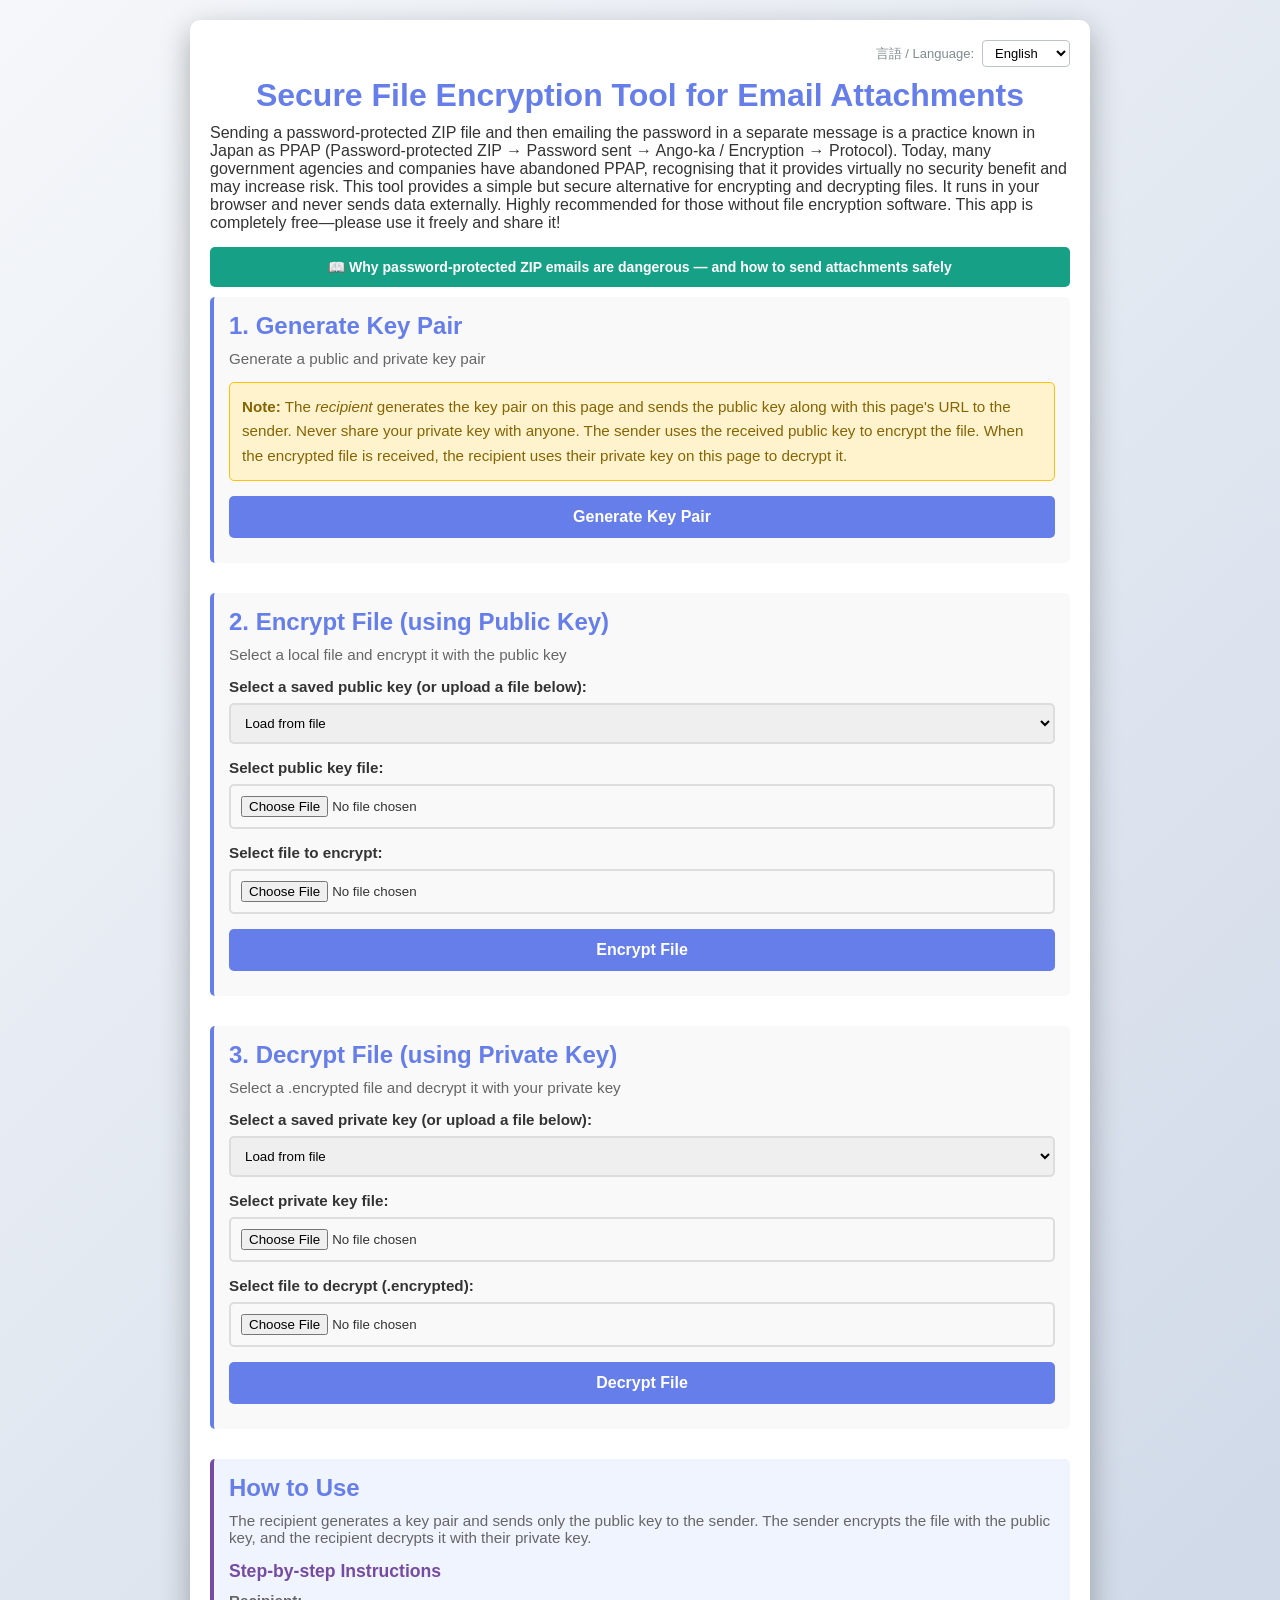
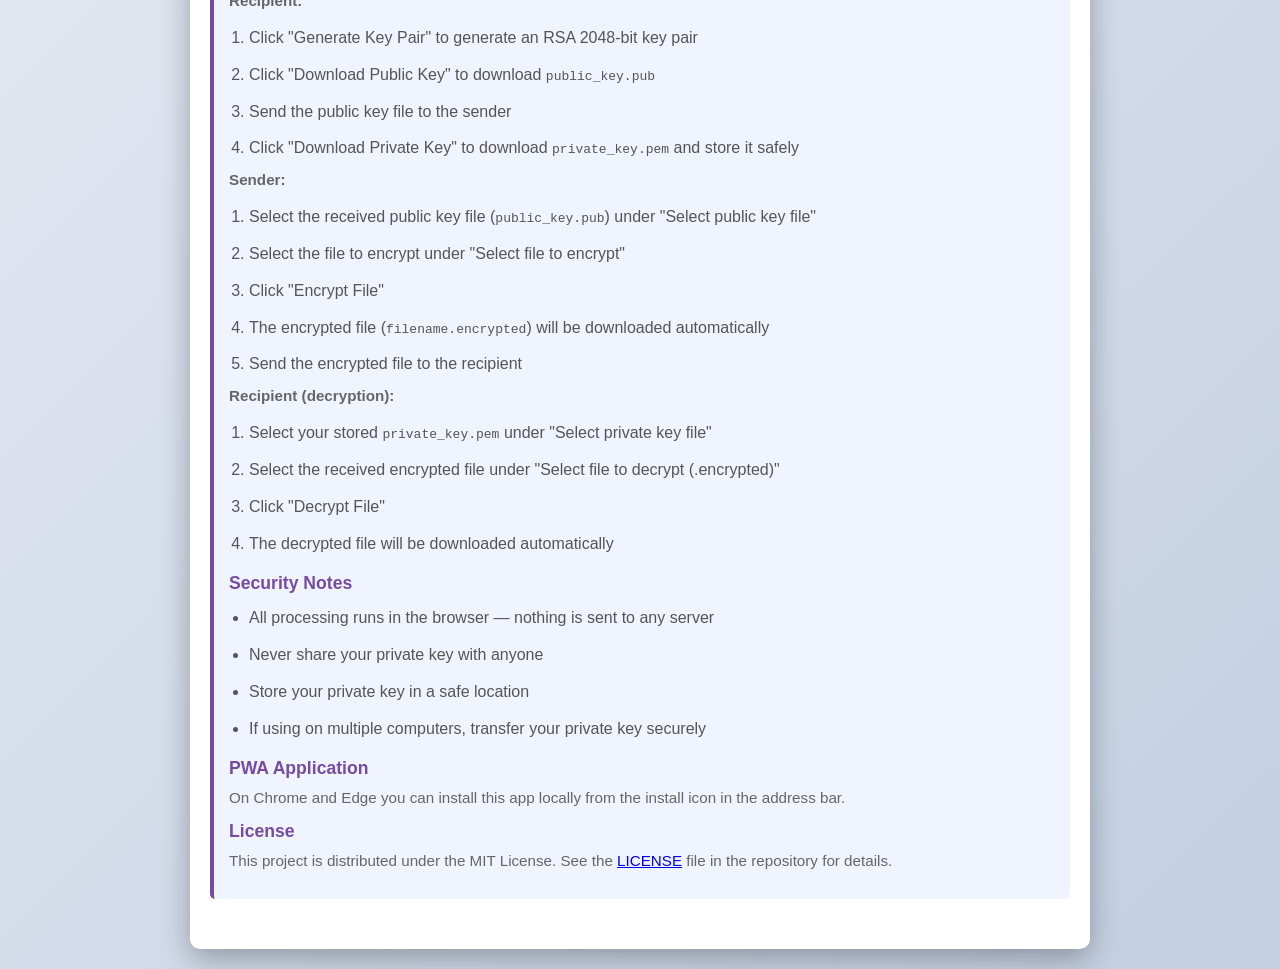
<file: index.html>
<!DOCTYPE html>
<html lang="ja">
<head>
    <meta charset="UTF-8">
    <meta name="viewport" content="width=device-width, initial-scale=1.0">
    <meta name="description" content="暗号化・復号化ツール - WebCrypto APIを使用したセキュアなデータ交換">
    <meta name="theme-color" content="#16a085">
    <meta name="mobile-web-app-capable" content="yes">
    <meta name="apple-mobile-web-app-capable" content="yes">
    <meta name="apple-mobile-web-app-status-bar-style" content="black-translucent">
    <meta name="apple-mobile-web-app-title" content="WebCrypto">
    <link rel="icon" type="image/svg+xml" href="icon.svg">
    <link rel="apple-touch-icon" href="icon-192.png">
    <link rel="manifest" href="manifest.json">
    <title>WebCrypto Exchange</title>
    <link rel="stylesheet" href="style.css">
    <script src="i18n.js"></script>
    <style>
        /* Base page background (moved from description.*.html) */
        body {
            background: linear-gradient(135deg, #f5f7fa 0%, #c3cfe2 100%);
            min-height: 100vh;
        }
        #descriptionBtn {
            margin-top: 15px;
            background-color: #16a085;
            color: white;
            padding: 12px 24px;
            border: none;
            border-radius: 5px;
            font-size: 14px;
            cursor: pointer;
            transition: background-color 0.3s ease;
        }
        #descriptionBtn:hover {
            background-color: #138870;
        }
        /* Language selector */
        #langSelectorWrap {
            display: flex;
            justify-content: flex-end;
            align-items: center;
            gap: 8px;
            margin-bottom: 10px;
            font-size: 13px;
            color: #7f8c8d;
        }
        #langSelector {
            padding: 4px 8px;
            border: 1px solid #bdc3c7;
            border-radius: 4px;
            font-size: 13px;
            cursor: pointer;
            background: white;
        }
        /* JS-required notice */
        #js-required-notice {
            background: #e74c3c;
            color: white;
            padding: 14px 20px;
            border-radius: 6px;
            margin-bottom: 20px;
            font-weight: bold;
            text-align: center;
        }
        #descriptionPanel {
            display: none;
            position: fixed;
            top: 0; left: 0; right: 0; bottom: 0;
            background: rgba(0, 0, 0, 0.5);
            z-index: 1000;
            justify-content: center;
            align-items: center;
            overflow-y: auto;
        }
        #descriptionPanel.active {
            display: flex;
        }
        #descriptionPanelContent {
            background: white;
            border-radius: 10px;
            /* ウィンドウの約80%を占める */
            width: 80vw;
            height: 80vh;
            max-width: 1200px;
            overflow: hidden;
            display: flex;
            flex-direction: column;
            box-shadow: 0 10px 50px rgba(0, 0, 0, 0.3);
        }
        #closeDescriptionBtn {
            background: #e74c3c;
            color: white;
            border: none;
            padding: 8px 14px;
            font-size: 14px;
            cursor: pointer;
            align-self: flex-end;
            margin: 8px;
            border-radius: 6px;
        }
        #closeDescriptionBtn:hover {
            background: #c0392b;
        }
        #descriptionIframe {
            flex: 1;
            border: none;
            width: 100%;
            height: calc(100% - 56px);
        }
    </style>
</head>
<body>
    <div class="container">
        <!-- Language selector -->
        <div id="langSelectorWrap">
            <label for="langSelector" id="langSelectorLabel" data-i18n="lang.selector.label">言語 / Language:</label>
            <select id="langSelector">
                <option value="ja">日本語</option>
                <option value="en">English</option>
                <option value="es">Español</option>
                <option value="de">Deutsch</option>
                <option value="fr">Français</option>
                <option value="ko">한국어</option>
                <option value="zh">中文</option>
            </select>
        </div>

        <h1 data-i18n="page.title">添付ファイル用の安全暗号化ツール</h1>

        <!-- JS required notice (hidden by inline script below if JS is running) -->
        <div id="js-required-notice">
            ⚠️ このツールはJavaScriptが必要です。ブラウザのJavaScriptを有効にしてください。<br>
            This tool requires JavaScript. Please enable JavaScript in your browser.
        </div>
        <script>document.getElementById('js-required-notice').style.display='none';</script>

        <p data-i18n="page.intro">パスワード付きZIPファイルを送り、その後にパスワードを別メールで送る手法「PPAP」は危険です。このツールは、それに代わって簡易的ではありますが、安全にファイルを暗号化・復号する方法を提供します。ブラウザ上で動作しますが情報を一切外部に送信しません。暗号化zipを作るアプリを持っていない方にもおすすめです。このアプリは完全フリーなのでご自由にお使いいただき、広めてください。</p>

        <p style="text-align: center;"><button id="descriptionBtn" class="btn" data-i18n="btn.description">📖 メール添付ファイルのパスワード付き暗号化の危険性と、安全な添付ファイルの送信方法とは？</button></p>
        <!-- キーペア生成セクション -->
        <section class="section">
            <h2 data-i18n="key.section.title">1. キーペア生成</h2>
            <p data-i18n="key.section.desc">公開鍵と秘密鍵のペアを生成します</p>
            <p class="note" data-i18n-html="key.note.html"></p>
            <button id="generateKeysBtn" class="btn btn-primary" data-i18n="btn.generateKeys">キーペアを生成</button>
            <div id="keyStatus" class="status-message" style="display: none;"></div>
            
            <div id="downloadKeysContainer" style="display: none;" class="button-group">
                <button id="downloadPublicKeyBtn" class="btn btn-secondary" data-i18n="btn.downloadPublicKey">公開鍵をダウンロード（相手に送る）</button>
                <button id="downloadPrivateKeyBtn" class="btn btn-secondary" data-i18n="btn.downloadPrivateKey">秘密鍵をダウンロード（手元に保管）</button>
            </div>
        </section>

        <!-- ファイル暗号化セクション -->
        <section class="section">
            <h2 data-i18n="encrypt.section.title">2. ファイル暗号化（公開鍵使用）</h2>
            <p data-i18n="encrypt.section.desc">ローカルファイルを選択し、公開鍵で暗号化します</p>
            
            <div class="form-group">
                <label for="publicKeySelect" data-i18n="label.publicKeySelect">保存済みの公開鍵を選択（または下でファイルをアップロード）：</label>
                <select id="publicKeySelect" class="file-input">
                    <option value="" data-i18n="select.publicKeyFile">ファイルから読み込む</option>
                </select>
            </div>

            <div class="form-group">
                <label for="publicKeyFile" data-i18n="label.publicKeyFile">公開鍵ファイルを選択：</label>
                <input type="file" id="publicKeyFile" accept=".pub,application/x-pem-file" class="file-input">
            </div>

            <div class="form-group" id="rememberPublicKeyCheckboxGroup" style="display: none;">
                <label for="rememberPublicKeyCheckbox">
                    <input type="checkbox" id="rememberPublicKeyCheckbox">
                    <span data-i18n="label.rememberPublicKey">このキーを記憶</span>
                </label>
            </div>

            <div class="form-group">
                <label for="fileToEncrypt" data-i18n="label.fileToEncrypt">暗号化するファイルを選択：</label>
                <input type="file" id="fileToEncrypt" class="file-input">
            </div>
            
            <button id="encryptFileBtn" class="btn btn-primary" data-i18n="btn.encryptFile">ファイルを暗号化</button>
            <div id="encryptStatus" class="status-message" style="display: none;"></div>
        </section>

        <!-- 読み込んだ公開鍵履歴セクション -->
        <section class="section" id="importedPublicKeyHistorySection" style="display: none;">
            <h2 data-i18n="importedKeyHistory.title">記憶済み公開鍵</h2>
            <p data-i18n="importedKeyHistory.desc">ローカルファイルから読み込んだ公開鍵を記憶しています。</p>
            <div id="importedPublicKeyHistoryContainer"></div>
        </section>

        <!-- ファイル復号セクション -->
        <section class="section">
            <h2 data-i18n="decrypt.section.title">3. ファイル復号（秘密鍵使用）</h2>
            <p data-i18n="decrypt.section.desc">.encryptedファイルを選択し、秘密鍵で復号します</p>
            
            <div class="form-group">
                <label for="privateKeySelect" data-i18n="label.privateKeySelect">保存済みの秘密鍵を選択（または下でファイルをアップロード）：</label>
                <select id="privateKeySelect" class="file-input">
                    <option value="" data-i18n="select.privateKeyFile">ファイルから読み込む</option>
                </select>
            </div>

            <div class="form-group">
                <label for="privateKeyFile" data-i18n="label.privateKeyFile">秘密鍵ファイルを選択：</label>
                <input type="file" id="privateKeyFile" accept=".pem,application/x-pem-file" class="file-input">
            </div>

            <div class="form-group">
                <label for="fileToDecrypt" data-i18n="label.fileToDecrypt">復号するファイル（.encrypted）を選択：</label>
                <input type="file" id="fileToDecrypt" accept=".encrypted,application/json" class="file-input">
            </div>
            
            <button id="decryptFileBtn" class="btn btn-primary" data-i18n="btn.decryptFile">ファイルを復号</button>
            <div id="decryptStatus" class="status-message" style="display: none;"></div>
        </section>

        <!-- 情報セクション -->
        <section class="section info-section">
            <h2 data-i18n="info.title">使用方法</h2>
            <p data-i18n="info.desc">このツールでは、受取人が鍵ペアを生成し、公開鍵のみを送り手に送信します。送り手は受け取った公開鍵でファイルを暗号化し、受取人は秘密鍵でそれを復号します。</p>

            <h3 data-i18n="info.steps.title">ステップバイステップ手順</h3>
            <p><strong data-i18n="info.receiver.label">受取人の作業：</strong></p>
            <ol>
                <li data-i18n-html="info.receiver.1">このページの「キーペアを生成」ボタンをクリックしてRSA 2048ビットキーペアを生成します</li>
                <li data-i18n-html="info.receiver.2">「公開鍵をダウンロード」ボタンをクリックして、<code>public_key.pub</code>ファイルをダウンロードします</li>
                <li data-i18n="info.receiver.3">公開鍵ファイルを送り手に安全に送付します</li>
                <li data-i18n-html="info.receiver.4">「秘密鍵をダウンロード」ボタンをクリックして、<code>private_key.pem</code>ファイルをダウンロードし、安全に保管します</li>
            </ol>
            <!-- Global throbber (hidden by default) -->
            <div id="global-throbber" aria-hidden="true" style="display:none;">
                <div class="throbber-backdrop"></div>
                <div class="throbber-content" role="status" aria-live="polite">
                    <div class="throbber-spinner" aria-hidden="true"></div>
                    <div class="throbber-text">処理中…</div>
                </div>
            </div>

                <!-- Large file confirmation modal -->
                <div id="large-file-modal" aria-hidden="true" style="display:none;">
                    <div class="modal-backdrop"></div>
                    <div class="modal-content" role="dialog" aria-modal="true">
                        <h3 id="large-file-title"></h3>
                        <p id="large-file-message"></p>
                        <div style="display:flex; gap:8px; justify-content:flex-end; margin-top:12px;">
                            <button id="large-file-cancel" class="btn btn-secondary"></button>
                            <button id="large-file-continue" class="btn btn-primary"></button>
                        </div>
                    </div>
                </div>

            <p><strong data-i18n="info.sender.label">送り手の作業：</strong></p>
            <ol>
                <li data-i18n-html="info.sender.1">受け取った公開鍵ファイル（<code>public_key.pub</code>）を「公開鍵ファイルを選択」で選択します</li>
                <li data-i18n="info.sender.2">暗号化したいファイルを「暗号化するファイルを選択」で選択します</li>
                <li data-i18n="info.sender.3">「ファイルを暗号化」ボタンをクリックします</li>
                <li data-i18n-html="info.sender.4">暗号化されたファイル（<code>ファイル名.encrypted</code>）が自動的にダウンロードされます</li>
                <li data-i18n="info.sender.5">暗号化ファイルを受取人に送付します</li>
            </ol>

            <p><strong data-i18n="info.decrypt.label">受取人の復号作業：</strong></p>
            <ol>
                <li data-i18n-html="info.decrypt.1">「秘密鍵ファイルを選択」で、保管していた<code>private_key.pem</code>を選択します</li>
                <li data-i18n="info.decrypt.2">「復号するファイル（.encrypted）を選択」で、受け取った暗号化ファイルを選択します</li>
                <li data-i18n="info.decrypt.3">「ファイルを復号」ボタンをクリックします</li>
                <li data-i18n="info.decrypt.4">復号されたファイルが自動的にダウンロードされます</li>
            </ol>

            <h3 data-i18n="info.security.title">セキュリティに関する注意</h3>
            <ul>
                <li data-i18n="info.security.1">すべての処理はブラウザ上で実行されます（サーバーに送信されません）</li>
                <li data-i18n="info.security.2">秘密鍵は絶対に第三者と共有しないでください</li>
                <li data-i18n="info.security.3">秘密鍵は安全な場所に保管してください</li>
                <li data-i18n="info.security.4">複数のコンピュータで使用する場合、秘密鍵を安全に移動させてください</li>
            </ul>
            <h3>PWA Application</h3>
            <p data-i18n="info.install.pwa">Chrome および Edge では、アドレスバーのインストールアイコンから本アプリをローカルにインストールできます。</p>
            <h3 data-i18n="info.license.title">ライセンス</h3>
            <p data-i18n-html="info.license.text">このプロジェクトはMITライセンスの下で配布されています。詳しくはリポジトリの <a href="LICENSE">LICENSE</a> ファイルを参照してください。</p>
        </section>
    </div>

    <!-- 説明パネル -->
    <div id="descriptionPanel">
        <div id="descriptionPanelContent">
            <button id="closeDescriptionBtn" data-i18n="desc.panel.close">✕ 閉じる</button>
            <iframe id="descriptionIframe" src="description.html"></iframe>
        </div>
    </div>

    <script src="script.js"></script>
    
    <!-- Service Worker Update Banner CSS -->
    <style>
        /* Update banner */
        #sw-update-banner {
            position: fixed;
            bottom: 0;
            left: 0;
            right: 0;
            background: linear-gradient(135deg, #16a085 0%, #138870 100%);
            color: white;
            padding: 14px 20px;
            display: flex;
            justify-content: space-between;
            align-items: center;
            gap: 12px;
            box-shadow: 0 -2px 10px rgba(0, 0, 0, 0.2);
            font-size: 14px;
            z-index: 999;
            animation: slideUp 0.3s ease-out;
        }
        @keyframes slideUp { from { transform: translateY(100%); opacity: 0; } to { transform: translateY(0); opacity: 1; } }
        #sw-update-banner button { background: white; color: #16a085; border: none; padding: 8px 16px; border-radius: 4px; font-weight: bold; cursor: pointer; transition: all 0.3s ease; white-space: nowrap; }
        #sw-update-banner button:hover { background: #f0f0f0; transform: scale(1.05); }
        #sw-update-banner .close-banner { background: transparent; color: white; padding: 4px 8px; cursor: pointer; }
        #sw-update-banner .close-banner:hover { background: rgba(255,255,255,0.2); }

        /* Global throbber (overlay) */
        #global-throbber { position: fixed; inset: 0; display: none; align-items: center; justify-content: center; z-index: 1500; }
        #global-throbber[aria-hidden="false"] { display: flex; }
        .throbber-backdrop { position: absolute; inset: 0; background: rgba(0,0,0,0.25); backdrop-filter: blur(2px); }
        .throbber-content { position: relative; z-index: 1501; display: flex; flex-direction: column; align-items: center; gap: 12px; padding: 18px 22px; background: rgba(255,255,255,0.98); border-radius: 10px; box-shadow: 0 6px 30px rgba(0,0,0,0.25); }
        .throbber-spinner { width: 48px; height: 48px; border: 5px solid #eee; border-top-color: #16a085; border-radius: 50%; animation: spin 1s linear infinite; }
        .throbber-text { font-size: 16px; color: #333; }
        @keyframes spin { to { transform: rotate(360deg); } }
        @media (max-width: 480px) { .throbber-content { width: 80vw; } }

        /* Large-file confirmation modal */
        #large-file-modal { position: fixed; inset: 0; display: none; align-items: center; justify-content: center; z-index: 1600; }
        #large-file-modal[aria-hidden="false"] { display: flex; }
        #large-file-modal .modal-backdrop { position: absolute; inset: 0; background: rgba(0,0,0,0.35); }
        #large-file-modal .modal-content { position: relative; z-index: 1601; background: white; padding: 18px 20px; border-radius: 10px; max-width: 640px; width: 90%; box-shadow: 0 8px 30px rgba(0,0,0,0.25); }
        #large-file-modal h3 { margin: 0 0 8px 0; font-size: 18px; }
        #large-file-modal p { margin: 0; color: #333; }

    </style>
    
    <!-- Service Worker registration for PWA offline support -->
    <script>
    if ('serviceWorker' in navigator) {
        let swRegistration = null;

        window.addEventListener('load', () => {
            navigator.serviceWorker.register('service-worker.js')
                .then(registration => {
                    swRegistration = registration;
                    console.log('[PWA] Service Worker registered:', registration);
                    
                    // Check for updates on load
                    registration.update();
                    
                    // Check if there's already a waiting SW
                    if (registration.waiting) {
                        showUpdateBanner(registration);
                    }
                    
                    // Listen for new SW installation
                    registration.addEventListener('updatefound', () => {
                        const newSW = registration.installing;
                        newSW.addEventListener('statechange', () => {
                            if (newSW.state === 'installed' && navigator.serviceWorker.controller) {
                                console.log('[PWA] New Service Worker waiting to activate');
                                showUpdateBanner(registration);
                            }
                        });
                    });
                })
                .catch(error => {
                    console.error('[PWA] Service Worker registration failed:', error);
                });
        });

        // Handle Service Worker activation and page reload
        navigator.serviceWorker.addEventListener('controllerchange', () => {
            console.log('[PWA] Service Worker controller changed - reloading page');
            window.location.reload();
        });

        // Show update notification banner
        function showUpdateBanner(registration) {
            // Avoid showing multiple banners
            if (document.getElementById('sw-update-banner')) return;

            const banner = document.createElement('div');
            banner.id = 'sw-update-banner';
            banner.innerHTML = `
                <span>新しいバージョンがあります。</span>
                <div style="display: flex; gap: 8px;">
                    <button id="update-now-btn">今すぐ更新</button>
                    <button class="close-banner" id="dismiss-update-btn">閉じる</button>
                </div>
            `;
            
            document.body.appendChild(banner);

            // Update button action
            document.getElementById('update-now-btn').addEventListener('click', () => {
                console.log('[PWA] User requested update');
                if (registration.waiting) {
                    registration.waiting.postMessage({ action: 'skipWaiting' });
                    banner.remove();
                }
            });

            // Dismiss button action
            document.getElementById('dismiss-update-btn').addEventListener('click', () => {
                console.log('[PWA] User dismissed update notification');
                banner.remove();
            });
        }
    } else {
        console.warn('[PWA] Service Workers are not supported in this browser');
    }
    </script>
</body>
</html>
</file>
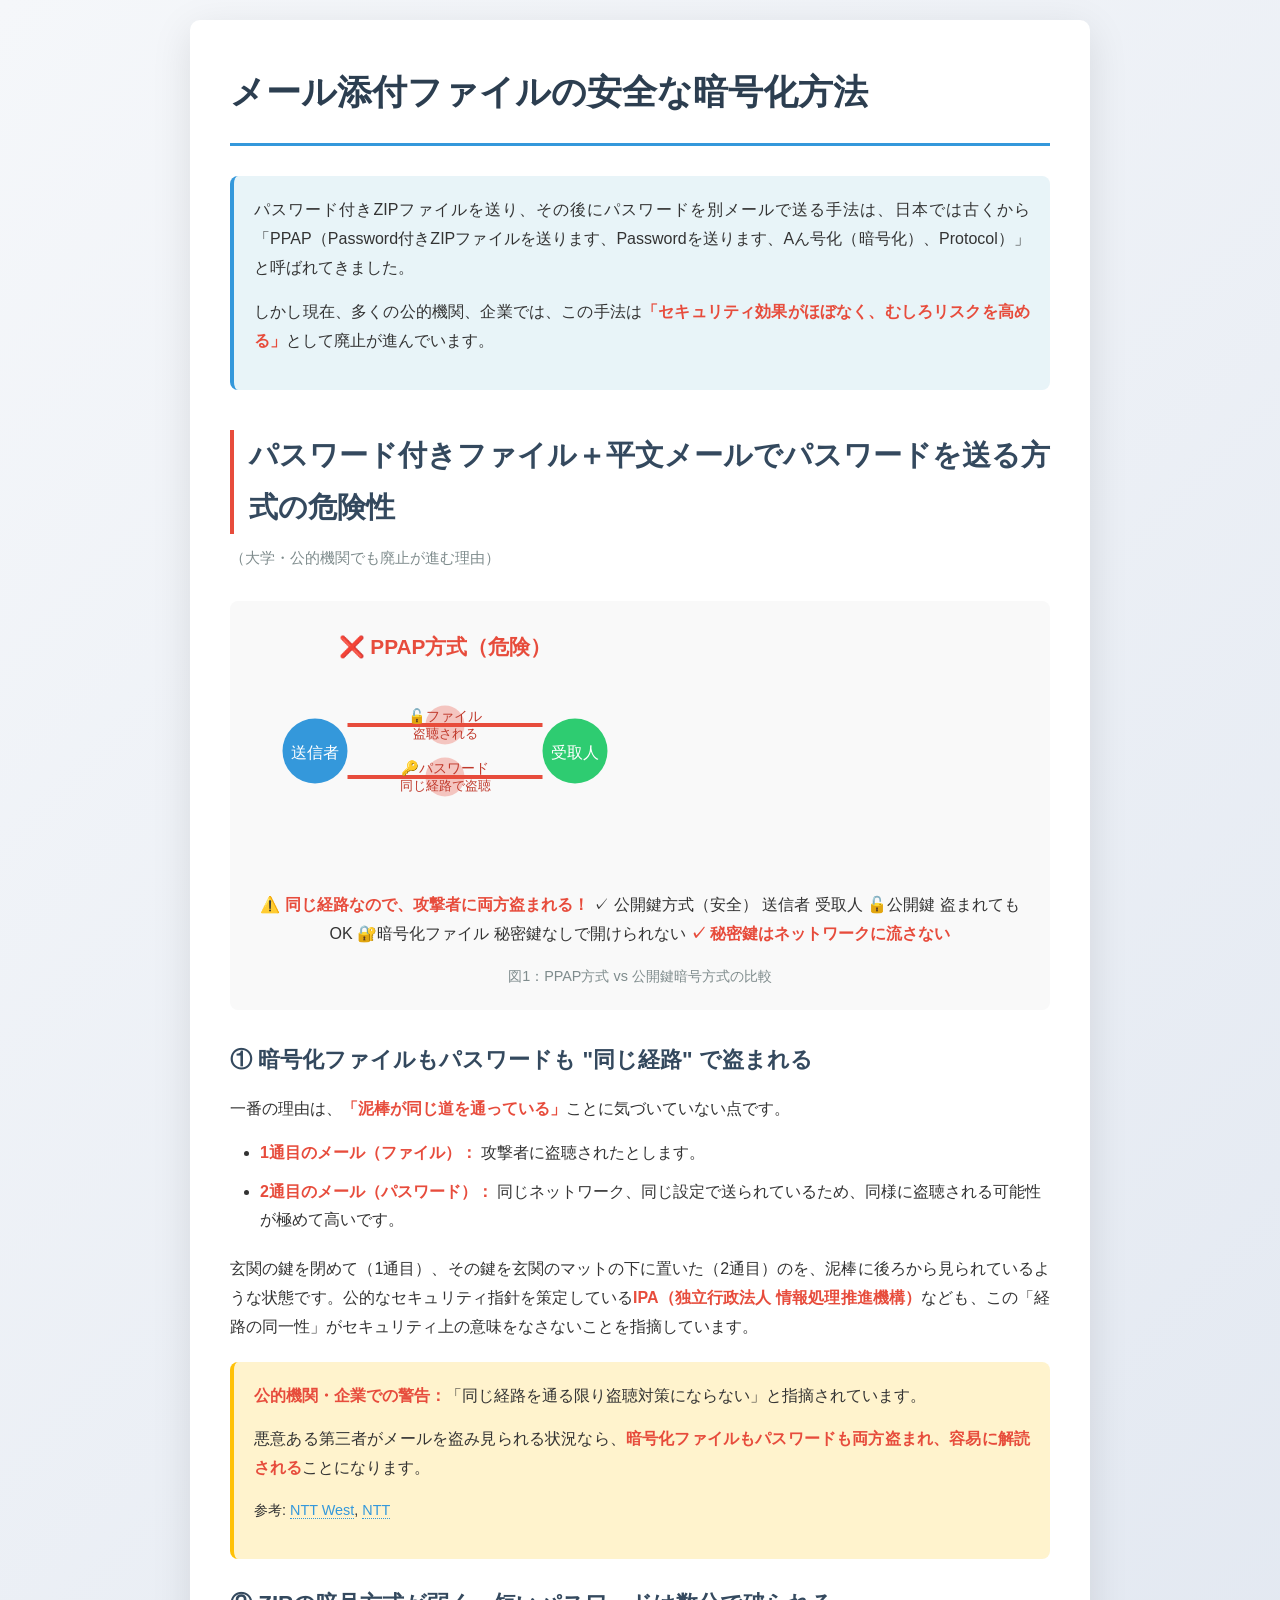
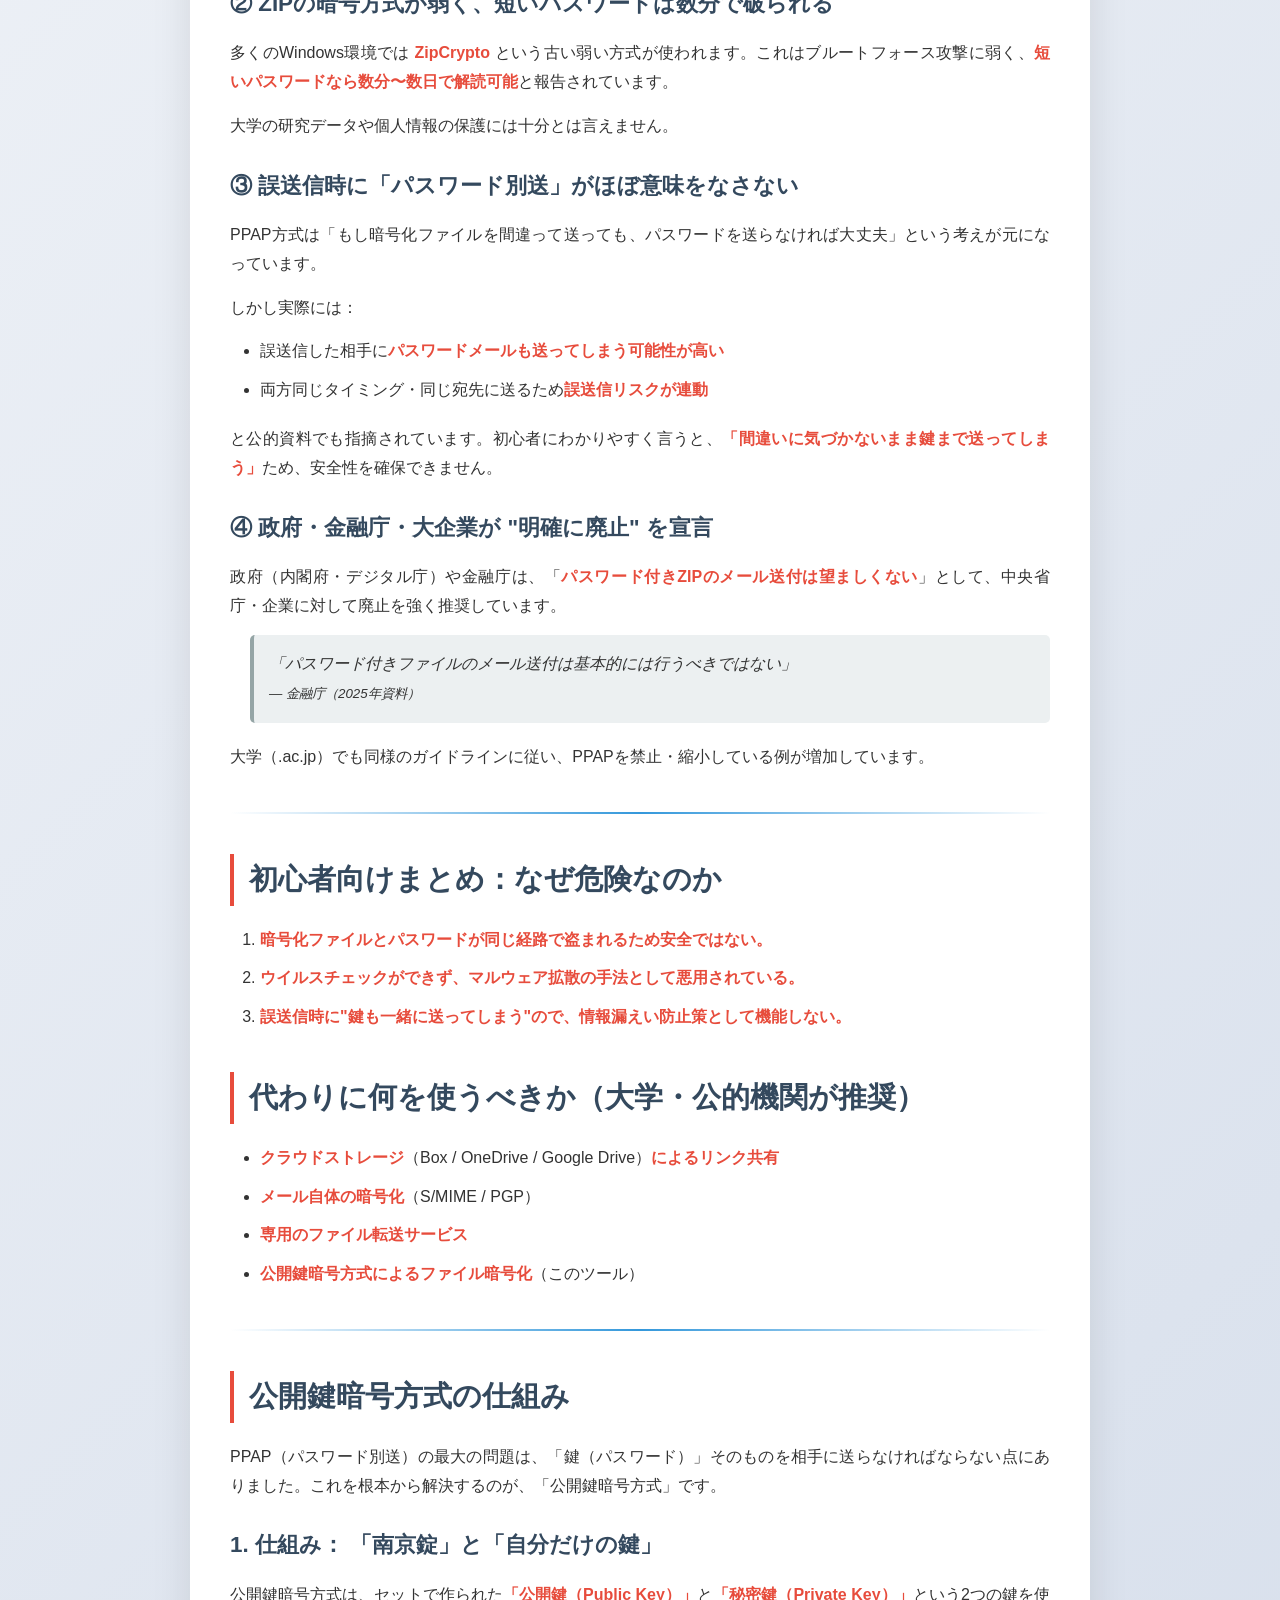
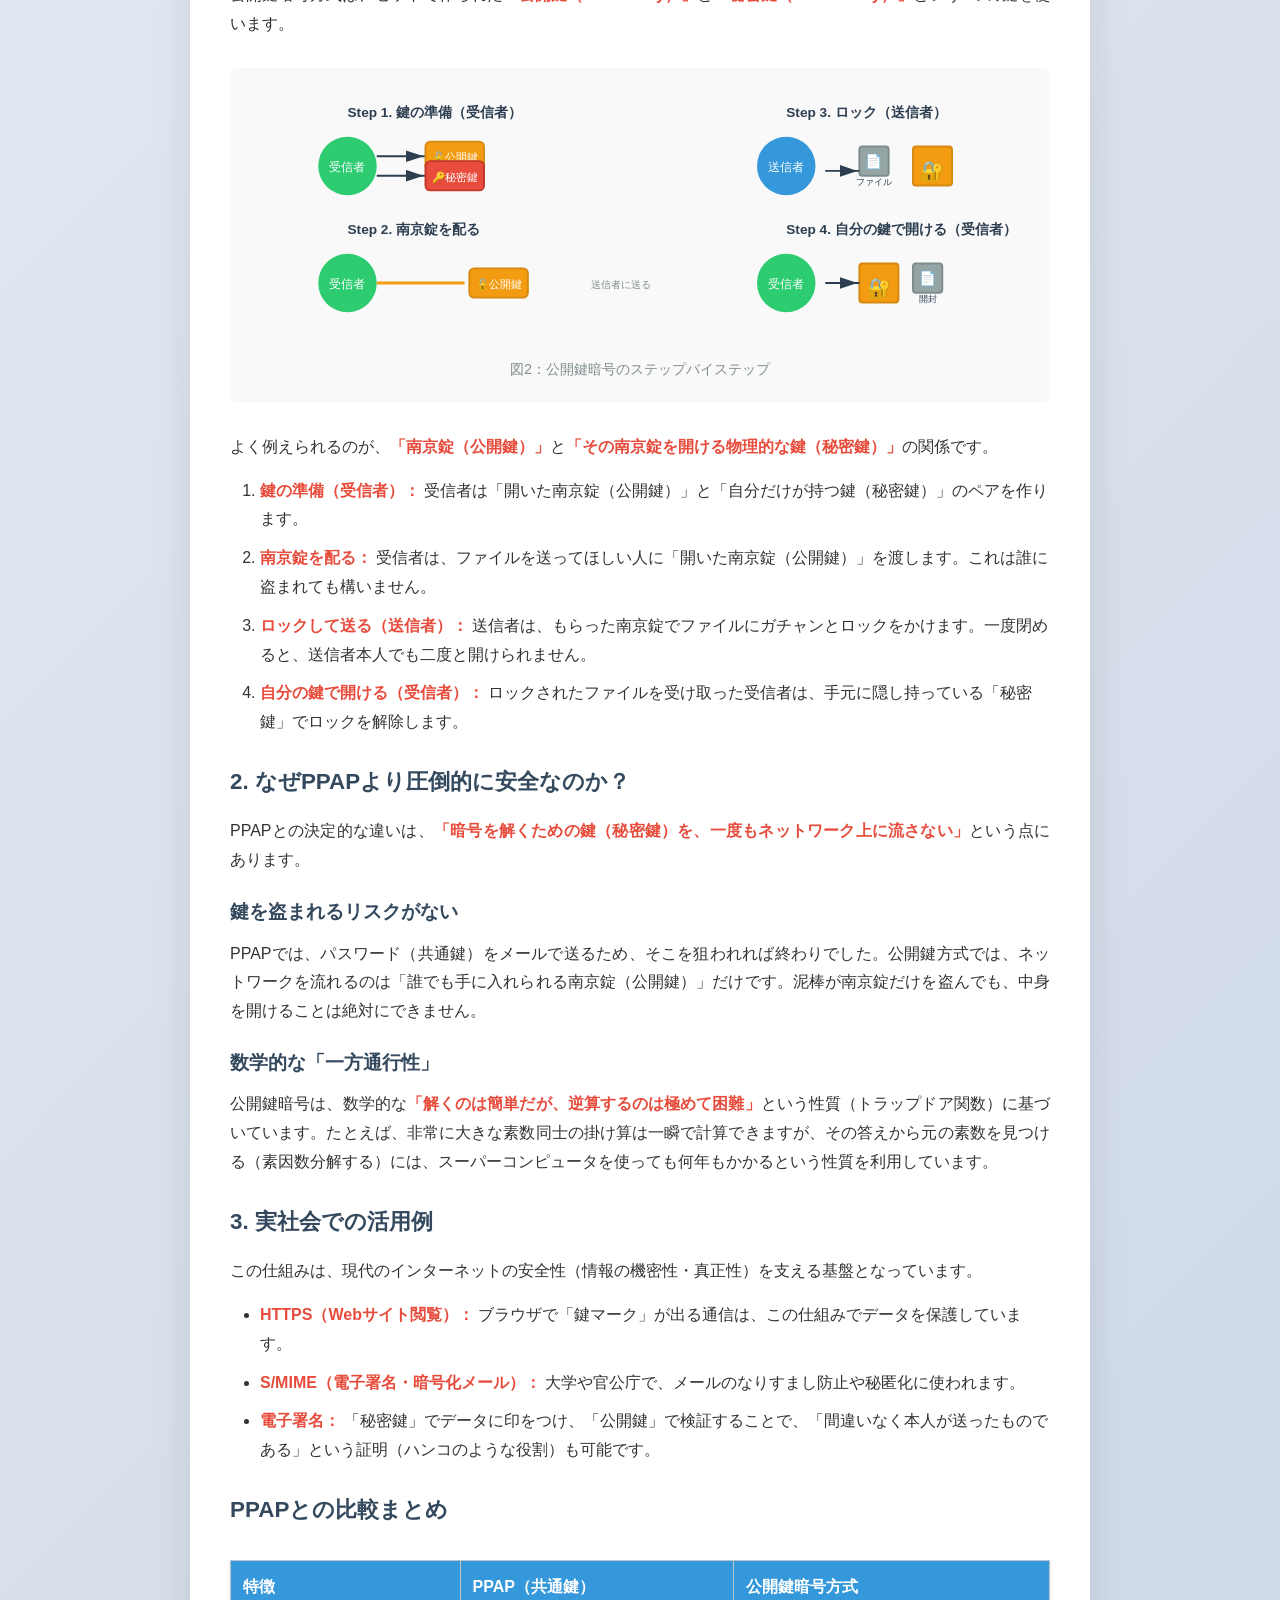
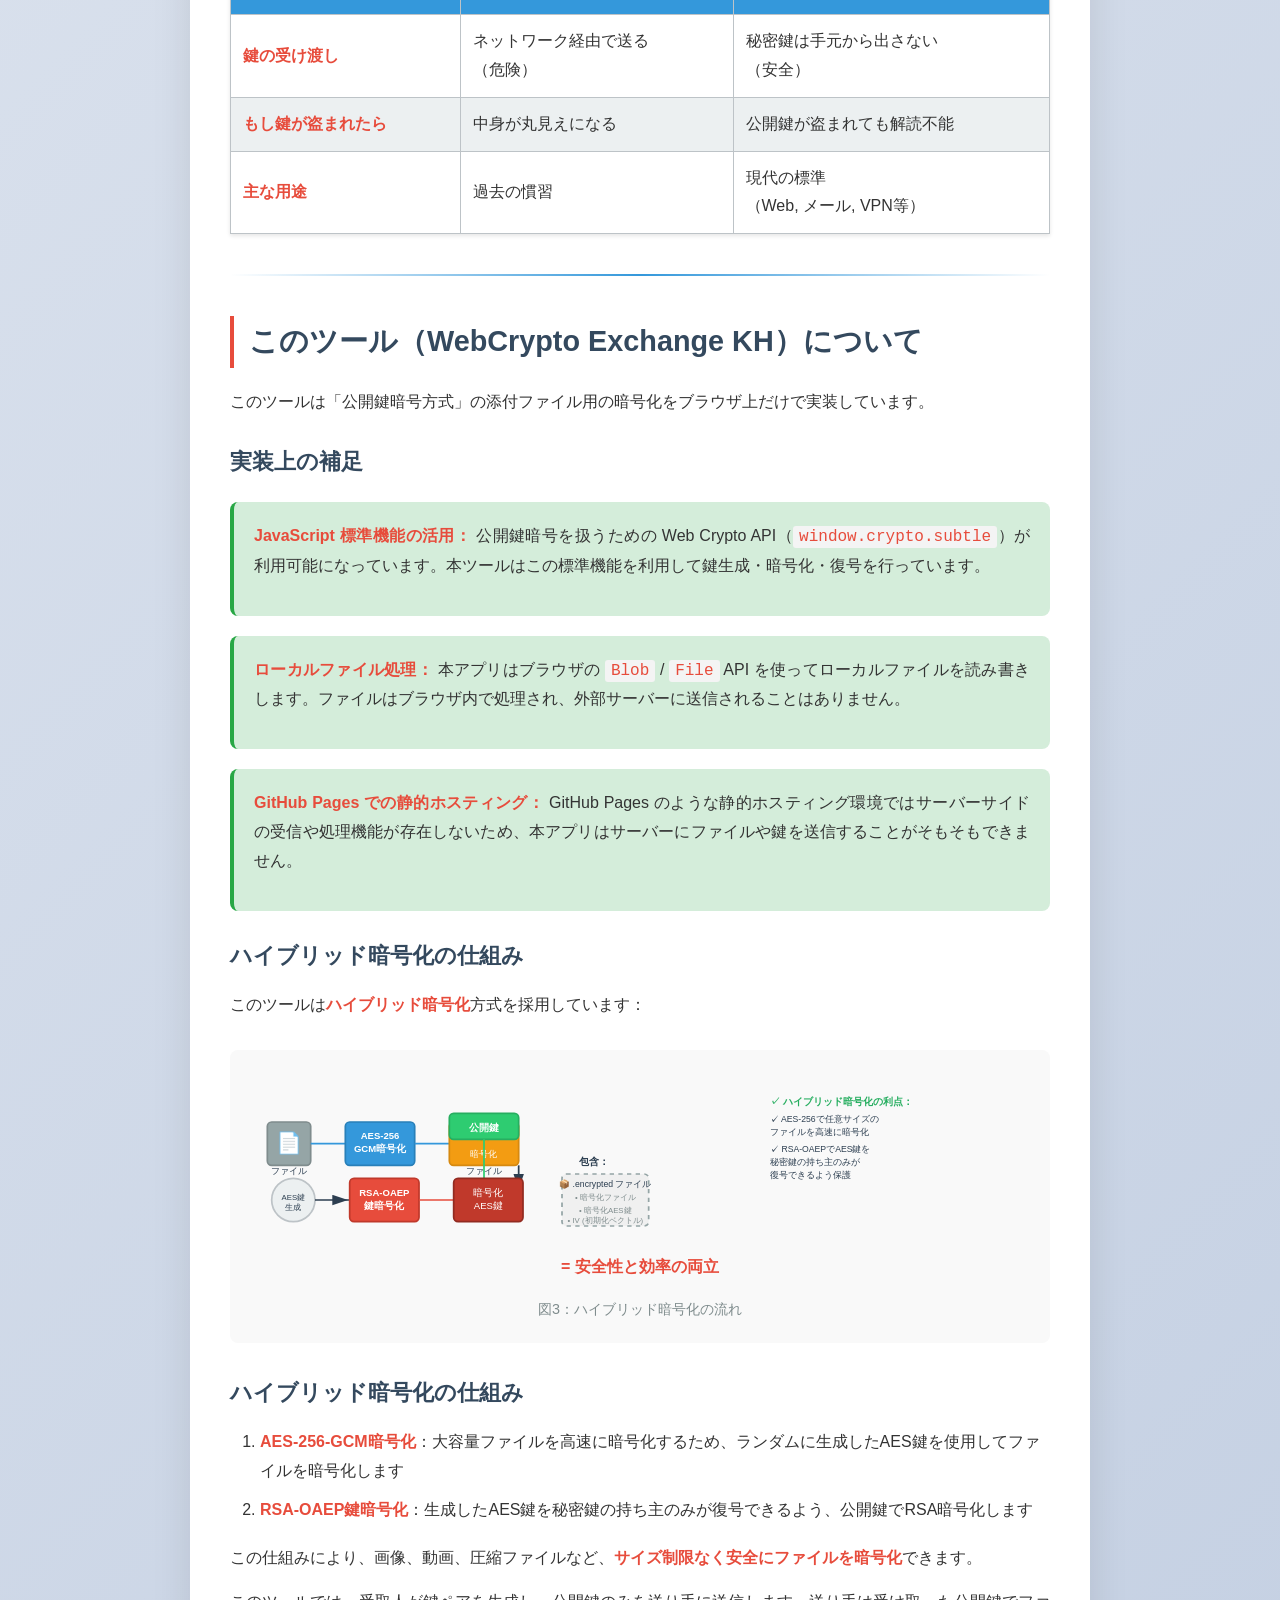
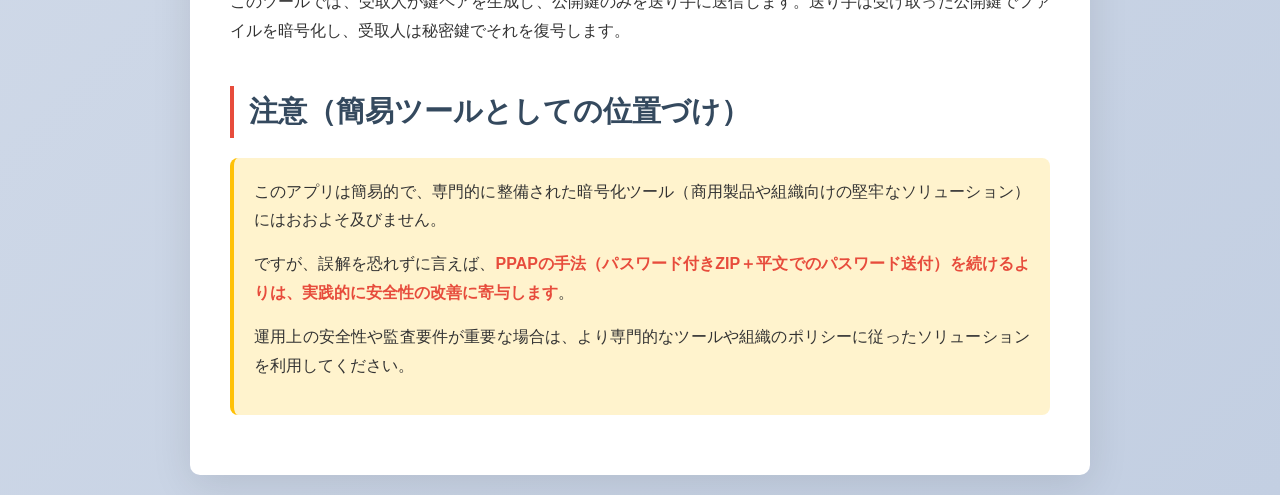
<file: description.html>
<!DOCTYPE html>
<html lang="ja">
<head>
    <meta charset="UTF-8">
    <meta name="viewport" content="width=device-width, initial-scale=1.0">
    <title>メール添付ファイルの安全な暗号化方法 - WebCrypto Exchange KH</title>
    <style>
        * {
            margin: 0;
            padding: 0;
            box-sizing: border-box;
        }
        body {
            font-family: -apple-system, BlinkMacSystemFont, 'Segoe UI', 'Hiragino Kaku Gothic ProN', 'Hiragino Sans', sans-serif;
            line-height: 1.8;
            color: #333;
            background: linear-gradient(135deg, #f5f7fa 0%, #c3cfe2 100%);
            min-height: 100vh;
            padding: 20px;
        }
        .container {
            max-width: 900px;
            margin: 0 auto;
            background: white;
            border-radius: 10px;
            box-shadow: 0 10px 40px rgba(0,0,0,0.1);
            padding: 40px;
        }
        h1 {
            color: #2c3e50;
            font-size: 2.2em;
            margin-bottom: 30px;
            border-bottom: 3px solid #3498db;
            padding-bottom: 20px;
        }
        h2 {
            color: #34495e;
            font-size: 1.8em;
            margin-top: 40px;
            margin-bottom: 20px;
            padding-left: 15px;
            border-left: 4px solid #e74c3c;
        }
        h3 {
            color: #34495e;
            font-size: 1.4em;
            margin-top: 25px;
            margin-bottom: 15px;
        }
        h4 {
            color: #34495e;
            font-size: 1.2em;
            margin-top: 20px;
            margin-bottom: 10px;
        }
        p {
            margin-bottom: 15px;
            text-align: justify;
        }
        strong {
            color: #e74c3c;
            font-weight: bold;
        }
        ul, ol {
            margin-left: 30px;
            margin-bottom: 20px;
        }
        li {
            margin-bottom: 10px;
        }
        a {
            color: #3498db;
            text-decoration: none;
            border-bottom: 1px dotted #3498db;
        }
        a:hover {
            color: #2980b9;
            border-bottom: 1px solid #2980b9;
        }
        blockquote {
            border-left: 4px solid #95a5a6;
            margin-left: 20px;
            padding-left: 20px;
            margin-bottom: 20px;
            background: #ecf0f1;
            padding: 15px;
            border-radius: 5px;
            font-style: italic;
        }
        table {
            width: 100%;
            border-collapse: collapse;
            margin: 20px 0;
            box-shadow: 0 2px 4px rgba(0,0,0,0.1);
        }
        th, td {
            border: 1px solid #bdc3c7;
            padding: 12px;
            text-align: left;
        }
        th {
            background-color: #3498db;
            color: white;
            font-weight: bold;
        }
        tr:nth-child(even) {
            background-color: #ecf0f1;
        }
        hr {
            border: none;
            height: 2px;
            background: linear-gradient(to right, transparent, #3498db, transparent);
            margin: 40px 0;
        }
        .intro {
            background: #e8f4f8;
            padding: 20px;
            border-radius: 8px;
            margin-bottom: 30px;
            border-left: 4px solid #3498db;
        }
        .warning {
            background: #fff3cd;
            padding: 20px;
            border-radius: 8px;
            margin: 20px 0;
            border-left: 4px solid #ffc107;
        }
        .note {
            background: #d4edda;
            padding: 20px;
            border-radius: 8px;
            margin: 20px 0;
            border-left: 4px solid #28a745;
        }
        .comparison-table {
            margin: 30px 0;
        }
        code {
            background: #f4f4f4;
            padding: 2px 6px;
            border-radius: 3px;
            font-family: 'Courier New', monospace;
            color: #e74c3c;
        }
        @media (max-width: 768px) {
            .container {
                padding: 20px;
            }
            h1 {
                font-size: 1.8em;
            }
            h2 {
                font-size: 1.5em;
            }
            table {
                font-size: 0.9em;
            }
            th, td {
                padding: 8px;
            }
        }
    </style>
</head>
<body>
    <div class="container">
        <h1>メール添付ファイルの安全な暗号化方法</h1>
        
        <div class="intro">
            <p>パスワード付きZIPファイルを送り、その後にパスワードを別メールで送る手法は、日本では古くから「PPAP（Password付きZIPファイルを送ります、Passwordを送ります、Aん号化（暗号化）、Protocol）」と呼ばれてきました。</p>
            <p>しかし現在、多くの公的機関、企業では、この手法は<strong>「セキュリティ効果がほぼなく、むしろリスクを高める」</strong>として廃止が進んでいます。</p>
        </div>

        <h2>パスワード付きファイル＋平文メールでパスワードを送る方式の危険性</h2>
        <p style="margin-top: -10px; font-size: 0.95em; color: #7f8c8d;">（大学・公的機関でも廃止が進む理由）</p>

        <figure style="text-align: center; margin: 30px 0; padding: 20px; background: #f9f9f9; border-radius: 8px;">
            <svg viewBox="0 0 600 200" style="max-width: 100%; height: auto;">
                <!-- PPAP method (left) -->
                <text x="150" y="25" font-size="16" font-weight="bold" text-anchor="middle" fill="#e74c3c">❌ PPAP方式（危険）</text>
                
                <!-- Sender -->
                <circle cx="50" cy="100" r="25" fill="#3498db"/>
                <text x="50" y="105" font-size="12" text-anchor="middle" fill="white">送信者</text>
                
                <!-- Receiver -->
                <circle cx="250" cy="100" r="25" fill="#2ecc71"/>
                <text x="250" y="105" font-size="12" text-anchor="middle" fill="white">受取人</text>
                
                <!-- Attack path -->
                <path d="M 75 80 L 225 80" stroke="#e74c3c" stroke-width="3" fill="none" marker-end="url(#arrowRed)"/>
                <circle cx="150" cy="80" r="15" fill="#e74c3c" opacity="0.3"/>
                <text x="150" y="77" font-size="11" text-anchor="middle" fill="#c0392b">🔓ファイル</text>
                <text x="150" y="90" font-size="10" text-anchor="middle" fill="#c0392b">盗聴される</text>
                
                <!-- Second email path -->
                <path d="M 75 120 L 225 120" stroke="#e74c3c" stroke-width="3" fill="none" marker-end="url(#arrowRed)"/>
                <circle cx="150" cy="120" r="15" fill="#e74c3c" opacity="0.3"/>
                <text x="150" y="117" font-size="11" text-anchor="middle" fill="#c0392b">🔑パスワード</text>
                <text x="150" y="130" font-size="10" text-anchor="middle" fill="#c0392b">同じ経路で盗聴</text>
                
                <text x="150" y="165" font-size="11" text-anchor="middle" fill="#e74c3c"><strong>⚠️ 同じ経路なので、攻撃者に両方盗まれる！</strong></text>
                
                <!-- Public key method (right) -->
                <text x="450" y="25" font-size="16" font-weight="bold" text-anchor="middle" fill="#27ae60">✓ 公開鍵方式（安全）</text>
                
                <!-- Sender -->
                <circle cx="350" cy="100" r="25" fill="#3498db"/>
                <text x="350" y="105" font-size="12" text-anchor="middle" fill="white">送信者</text>
                
                <!-- Receiver -->
                <circle cx="550" cy="100" r="25" fill="#2ecc71"/>
                <text x="550" y="105" font-size="12" text-anchor="middle" fill="white">受取人</text>
                
                <!-- Public key -->
                <path d="M 375 85 L 525 85" stroke="#27ae60" stroke-width="2" stroke-dasharray="5,5" fill="none" marker-end="url(#arrowGreen)"/>
                <circle cx="450" cy="85" r="12" fill="#27ae60" opacity="0.3"/>
                <text x="450" y="82" font-size="9" text-anchor="middle" fill="#27ae60">🔓公開鍵</text>
                <text x="450" y="92" font-size="9" text-anchor="middle" fill="#27ae60">盗まれてもOK</text>
                
                <!-- Encrypted file -->
                <path d="M 375 115 L 525 115" stroke="#f39c12" stroke-width="3" fill="none" marker-end="url(#arrowOrange)"/>
                <circle cx="450" cy="115" r="15" fill="#f39c12" opacity="0.3"/>
                <text x="450" y="112" font-size="11" text-anchor="middle" fill="#d68910">🔐暗号化ファイル</text>
                <text x="450" y="125" font-size="10" text-anchor="middle" fill="#d68910">秘密鍵なしで開けられない</text>
                
                <text x="450" y="165" font-size="11" text-anchor="middle" fill="#27ae60"><strong>✓ 秘密鍵はネットワークに流さない</strong></text>
                
                <!-- Arrow markers -->
                <defs>
                    <marker id="arrowRed" markerWidth="10" markerHeight="10" refX="10" refY="3" orient="auto" markerUnits="strokeWidth">
                        <path d="M0,0 L0,6 L9,3 z" fill="#e74c3c"/>
                    </marker>
                    <marker id="arrowGreen" markerWidth="10" markerHeight="10" refX="10" refY="3" orient="auto" markerUnits="strokeWidth">
                        <path d="M0,0 L0,6 L9,3 z" fill="#27ae60"/>
                    </marker>
                    <marker id="arrowOrange" markerWidth="10" markerHeight="10" refX="10" refY="3" orient="auto" markerUnits="strokeWidth">
                        <path d="M0,0 L0,6 L9,3 z" fill="#f39c12"/>
                    </marker>
                </defs>
            </svg>
            <figcaption style="font-size: 0.9em; color: #7f8c8d; margin-top: 15px;">図1：PPAP方式 vs 公開鍵暗号方式の比較</figcaption>
        </figure>

        <h3>① 暗号化ファイルもパスワードも "同じ経路" で盗まれる</h3>
        <p>一番の理由は、<strong>「泥棒が同じ道を通っている」</strong>ことに気づいていない点です。</p>
        <ul>
            <li><strong>1通目のメール（ファイル）：</strong> 攻撃者に盗聴されたとします。</li>
            <li><strong>2通目のメール（パスワード）：</strong> 同じネットワーク、同じ設定で送られているため、同様に盗聴される可能性が極めて高いです。</li>
        </ul>
        <p>玄関の鍵を閉めて（1通目）、その鍵を玄関のマットの下に置いた（2通目）のを、泥棒に後ろから見られているような状態です。公的なセキュリティ指針を策定している<strong>IPA（独立行政法人 情報処理推進機構）</strong>なども、この「経路の同一性」がセキュリティ上の意味をなさないことを指摘しています。</p>

        <div class="warning">
            <p><strong>公的機関・企業での警告：</strong>「同じ経路を通る限り盗聴対策にならない」と指摘されています。</p>
            <p>悪意ある第三者がメールを盗み見られる状況なら、<strong>暗号化ファイルもパスワードも両方盗まれ、容易に解読される</strong>ことになります。</p>
            <p style="font-size: 0.9em; margin-top: 10px;">参考: <a href="https://business.ntt-west.co.jp/bizclip/articles/bcl00163-057.html">NTT West</a>, <a href="https://www.ntt.com/bizon/ppap-caution.html">NTT</a></p>
        </div>

        <h3>② ZIPの暗号方式が弱く、短いパスワードは数分で破られる</h3>
        <p>多くのWindows環境では <strong>ZipCrypto</strong> という古い弱い方式が使われます。これはブルートフォース攻撃に弱く、<strong>短いパスワードなら数分〜数日で解読可能</strong>と報告されています。</p>
        <p>大学の研究データや個人情報の保護には十分とは言えません。</p>

        <h3>③ 誤送信時に「パスワード別送」がほぼ意味をなさない</h3>
        <p>PPAP方式は「もし暗号化ファイルを間違って送っても、パスワードを送らなければ大丈夫」という考えが元になっています。</p>
        <p>しかし実際には：</p>
        <ul>
            <li>誤送信した相手に<strong>パスワードメールも送ってしまう可能性が高い</strong></li>
            <li>両方同じタイミング・同じ宛先に送るため<strong>誤送信リスクが連動</strong></li>
        </ul>
        <p>と公的資料でも指摘されています。初心者にわかりやすく言うと、<strong>「間違いに気づかないまま鍵まで送ってしまう」</strong>ため、安全性を確保できません。</p>

        <h3>④ 政府・金融庁・大企業が "明確に廃止" を宣言</h3>
        <p>政府（内閣府・デジタル庁）や金融庁は、「<strong>パスワード付きZIPのメール送付は望ましくない</strong>」として、中央省庁・企業に対して廃止を強く推奨しています。</p>
        <blockquote>
            「パスワード付きファイルのメール送付は基本的には行うべきではない」
            <br><small>— 金融庁（2025年資料）</small>
        </blockquote>
        <p>大学（.ac.jp）でも同様のガイドラインに従い、PPAPを禁止・縮小している例が増加しています。</p>

        <hr>

        <h2>初心者向けまとめ：なぜ危険なのか</h2>
        <ol>
            <li><strong>暗号化ファイルとパスワードが同じ経路で盗まれるため安全ではない。</strong></li>
            <li><strong>ウイルスチェックができず、マルウェア拡散の手法として悪用されている。</strong></li>
            <li><strong>誤送信時に"鍵も一緒に送ってしまう"ので、情報漏えい防止策として機能しない。</strong></li>
        </ol>

        <h2>代わりに何を使うべきか（大学・公的機関が推奨）</h2>
        <ul>
            <li><strong>クラウドストレージ</strong>（Box / OneDrive / Google Drive）<strong>によるリンク共有</strong></li>
            <li><strong>メール自体の暗号化</strong>（S/MIME / PGP）</li>
            <li><strong>専用のファイル転送サービス</strong></li>
            <li><strong>公開鍵暗号方式によるファイル暗号化</strong>（このツール）</li>
        </ul>

        <hr>

        <h2>公開鍵暗号方式の仕組み</h2>
        <p>PPAP（パスワード別送）の最大の問題は、「鍵（パスワード）」そのものを相手に送らなければならない点にありました。これを根本から解決するのが、「公開鍵暗号方式」です。</p>

        <h3>1. 仕組み： 「南京錠」と「自分だけの鍵」</h3>
        <p>公開鍵暗号方式は、セットで作られた<strong>「公開鍵（Public Key）」</strong>と<strong>「秘密鍵（Private Key）」</strong>という2つの鍵を使います。</p>
        
        <figure style="text-align: center; margin: 30px 0; padding: 20px; background: #f9f9f9; border-radius: 8px;">
            <svg viewBox="0 0 800 250" style="max-width: 100%; height: auto;">
                <!-- Receiver generates key pair -->
                <text x="100" y="30" font-size="14" font-weight="bold" fill="#2c3e50">Step 1. 鍵の準備（受信者）</text>
                <circle cx="100" cy="80" r="30" fill="#2ecc71"/>
                <text x="100" y="85" font-size="12" text-anchor="middle" fill="white">受信者</text>
                <path d="M 130 70 L 180 70" stroke="#2c3e50" stroke-width="2" fill="none" marker-end="url(#arrowDark)"/>
                <rect x="180" y="55" width="60" height="30" rx="5" fill="#f39c12" stroke="#d68910" stroke-width="2"/>
                <text x="210" y="75" font-size="11" text-anchor="middle" fill="white">🔓公開鍵</text>
                <path d="M 130 90 L 180 90" stroke="#2c3e50" stroke-width="2" fill="none" marker-end="url(#arrowDark)"/>
                <rect x="180" y="75" width="60" height="30" rx="5" fill="#e74c3c" stroke="#c0392b" stroke-width="2"/>
                <text x="210" y="95" font-size="11" text-anchor="middle" fill="white">🔑秘密鍵</text>
                
                <!-- Distribute public key -->
                <text x="100" y="150" font-size="14" font-weight="bold" fill="#2c3e50">Step 2. 南京錠を配る</text>
                <circle cx="100" cy="200" r="30" fill="#2ecc71"/>
                <text x="100" y="205" font-size="12" text-anchor="middle" fill="white">受信者</text>
                <path d="M 130 200 L 220 200" stroke="#f39c12" stroke-width="3" fill="none" marker-end="url(#arrowOrange)"/>
                <rect x="225" y="185" width="60" height="30" rx="5" fill="#f39c12" stroke="#d68910" stroke-width="2"/>
                <text x="255" y="205" font-size="11" text-anchor="middle" fill="white">🔓公開鍵</text>
                <text x="350" y="205" font-size="10" fill="#7f8c8d">送信者に送る</text>
                
                <!-- Sender encrypts file -->
                <text x="550" y="30" font-size="14" font-weight="bold" fill="#2c3e50">Step 3. ロック（送信者）</text>
                <circle cx="550" cy="80" r="30" fill="#3498db"/>
                <text x="550" y="85" font-size="12" text-anchor="middle" fill="white">送信者</text>
                
                <rect x="625" y="60" width="30" height="30" rx="3" fill="#95a5a6" stroke="#7f8c8d" stroke-width="2"/>
                <text x="640" y="80" font-size="14" text-anchor="middle" fill="white">📄</text>
                <text x="640" y="100" font-size="9" text-anchor="middle" fill="#2c3e50">ファイル</text>
                
                <path d="M 590 85 L 625 85" stroke="#2c3e50" stroke-width="2" fill="none" marker-end="url(#arrowDark)"/>
                
                <rect x="680" y="60" width="40" height="40" rx="3" fill="#f39c12" stroke="#d68910" stroke-width="2"/>
                <text x="700" y="92" font-size="20" text-anchor="middle" fill="white">🔐</text>
                
                <!-- Receiver decrypts -->
                <text x="550" y="150" font-size="14" font-weight="bold" fill="#2c3e50">Step 4. 自分の鍵で開ける（受信者）</text>
                <circle cx="550" cy="200" r="30" fill="#2ecc71"/>
                <text x="550" y="205" font-size="12" text-anchor="middle" fill="white">受信者</text>
                
                <rect x="625" y="180" width="40" height="40" rx="3" fill="#f39c12" stroke="#d68910" stroke-width="2"/>
                <text x="645" y="212" font-size="20" text-anchor="middle" fill="white">🔐</text>
                
                <path d="M 590 200 L 625 200" stroke="#2c3e50" stroke-width="2" fill="none" marker-end="url(#arrowDark)"/>
                
                <rect x="680" y="180" width="30" height="30" rx="3" fill="#95a5a6" stroke="#7f8c8d" stroke-width="2"/>
                <text x="695" y="200" font-size="14" text-anchor="middle" fill="white">📄</text>
                <text x="695" y="220" font-size="9" text-anchor="middle" fill="#2c3e50">開封</text>
                
                <defs>
                    <marker id="arrowDark" markerWidth="10" markerHeight="10" refX="10" refY="3" orient="auto" markerUnits="strokeWidth">
                        <path d="M0,0 L0,6 L9,3 z" fill="#2c3e50"/>
                    </marker>
                    <marker id="arrowOrange" markerWidth="10" markerHeight="10" refX="10" refY="3" orient="auto" markerUnits="strokeWidth">
                        <path d="M0,0 L0,6 L9,3 z" fill="#f39c12"/>
                    </marker>
                </defs>
            </svg>
            <figcaption style="font-size: 0.9em; color: #7f8c8d; margin-top: 15px;">図2：公開鍵暗号のステップバイステップ</figcaption>
        </figure>

        <p>よく例えられるのが、<strong>「南京錠（公開鍵）」</strong>と<strong>「その南京錠を開ける物理的な鍵（秘密鍵）」</strong>の関係です。</p>
        <ol>
            <li><strong>鍵の準備（受信者）：</strong> 受信者は「開いた南京錠（公開鍵）」と「自分だけが持つ鍵（秘密鍵）」のペアを作ります。</li>
            <li><strong>南京錠を配る：</strong> 受信者は、ファイルを送ってほしい人に「開いた南京錠（公開鍵）」を渡します。これは誰に盗まれても構いません。</li>
            <li><strong>ロックして送る（送信者）：</strong> 送信者は、もらった南京錠でファイルにガチャンとロックをかけます。一度閉めると、送信者本人でも二度と開けられません。</li>
            <li><strong>自分の鍵で開ける（受信者）：</strong> ロックされたファイルを受け取った受信者は、手元に隠し持っている「秘密鍵」でロックを解除します。</li>
        </ol>

        <h3>2. なぜPPAPより圧倒的に安全なのか？</h3>
        <p>PPAPとの決定的な違いは、<strong>「暗号を解くための鍵（秘密鍵）を、一度もネットワーク上に流さない」</strong>という点にあります。</p>

        <h4>鍵を盗まれるリスクがない</h4>
        <p>PPAPでは、パスワード（共通鍵）をメールで送るため、そこを狙われれば終わりでした。公開鍵方式では、ネットワークを流れるのは「誰でも手に入れられる南京錠（公開鍵）」だけです。泥棒が南京錠だけを盗んでも、中身を開けることは絶対にできません。</p>

        <h4>数学的な「一方通行性」</h4>
        <p>公開鍵暗号は、数学的な<strong>「解くのは簡単だが、逆算するのは極めて困難」</strong>という性質（トラップドア関数）に基づいています。たとえば、非常に大きな素数同士の掛け算は一瞬で計算できますが、その答えから元の素数を見つける（素因数分解する）には、スーパーコンピュータを使っても何年もかかるという性質を利用しています。</p>

        <h3>3. 実社会での活用例</h3>
        <p>この仕組みは、現代のインターネットの安全性（情報の機密性・真正性）を支える基盤となっています。</p>
        <ul>
            <li><strong>HTTPS（Webサイト閲覧）：</strong> ブラウザで「鍵マーク」が出る通信は、この仕組みでデータを保護しています。</li>
            <li><strong>S/MIME（電子署名・暗号化メール）：</strong> 大学や官公庁で、メールのなりすまし防止や秘匿化に使われます。</li>
            <li><strong>電子署名：</strong> 「秘密鍵」でデータに印をつけ、「公開鍵」で検証することで、「間違いなく本人が送ったものである」という証明（ハンコのような役割）も可能です。</li>
        </ul>

        <h3>PPAPとの比較まとめ</h3>
        <table class="comparison-table">
            <thead>
                <tr>
                    <th>特徴</th>
                    <th>PPAP（共通鍵）</th>
                    <th>公開鍵暗号方式</th>
                </tr>
            </thead>
            <tbody>
                <tr>
                    <td><strong>鍵の受け渡し</strong></td>
                    <td>ネットワーク経由で送る<br>（危険）</td>
                    <td>秘密鍵は手元から出さない<br>（安全）</td>
                </tr>
                <tr>
                    <td><strong>もし鍵が盗まれたら</strong></td>
                    <td>中身が丸見えになる</td>
                    <td>公開鍵が盗まれても解読不能</td>
                </tr>
                <tr>
                    <td><strong>主な用途</strong></td>
                    <td>過去の慣習</td>
                    <td>現代の標準<br>（Web, メール, VPN等）</td>
                </tr>
            </tbody>
        </table>

        <hr>

        <h2>このツール（WebCrypto Exchange KH）について</h2>
        <p>このツールは「公開鍵暗号方式」の添付ファイル用の暗号化をブラウザ上だけで実装しています。</p>

        <h3>実装上の補足</h3>
        <div class="note">
            <p><strong>JavaScript 標準機能の活用：</strong> 公開鍵暗号を扱うための Web Crypto API（<code>window.crypto.subtle</code>）が利用可能になっています。本ツールはこの標準機能を利用して鍵生成・暗号化・復号を行っています。</p>
        </div>

        <div class="note">
            <p><strong>ローカルファイル処理：</strong> 本アプリはブラウザの <code>Blob</code> / <code>File</code> API を使ってローカルファイルを読み書きします。ファイルはブラウザ内で処理され、外部サーバーに送信されることはありません。</p>
        </div>

        <div class="note">
            <p><strong>GitHub Pages での静的ホスティング：</strong> GitHub Pages のような静的ホスティング環境ではサーバーサイドの受信や処理機能が存在しないため、本アプリはサーバーにファイルや鍵を送信することがそもそもできません。</p>
        </div>

        <h3>ハイブリッド暗号化の仕組み</h3>
        <p>このツールは<strong>ハイブリッド暗号化</strong>方式を採用しています：</p>
        
        <figure style="text-align: center; margin: 30px 0; padding: 20px; background: #f9f9f9; border-radius: 8px;">
            <svg viewBox="0 0 900 200" style="max-width: 100%; height: auto;">
                <!-- File -->
                <rect x="20" y="60" width="50" height="50" rx="5" fill="#95a5a6" stroke="#7f8c8d" stroke-width="2"/>
                <text x="45" y="92" font-size="24" text-anchor="middle" fill="white">📄</text>
                <text x="45" y="120" font-size="10" text-anchor="middle" fill="#2c3e50">ファイル</text>
                
                <!-- Arrow 1 -->
                <path d="M 70 85 L 110 85" stroke="#3498db" stroke-width="2" fill="none" marker-end="url(#arrowBlue)"/>
                
                <!-- AES-256-GCM encryption -->
                <rect x="110" y="60" width="80" height="50" rx="5" fill="#3498db" stroke="#2980b9" stroke-width="2"/>
                <text x="150" y="80" font-size="11" font-weight="bold" text-anchor="middle" fill="white">AES-256</text>
                <text x="150" y="95" font-size="11" font-weight="bold" text-anchor="middle" fill="white">GCM暗号化</text>
                
                <!-- Arrow 2 -->
                <path d="M 190 85 L 230 85" stroke="#3498db" stroke-width="2" fill="none" marker-end="url(#arrowBlue)"/>
                
                <!-- Encrypted file -->
                <rect x="230" y="60" width="80" height="50" rx="5" fill="#f39c12" stroke="#d68910" stroke-width="2"/>
                <text x="270" y="80" font-size="14" text-anchor="middle" fill="white">🔐</text>
                <text x="270" y="100" font-size="10" text-anchor="middle" fill="white">暗号化</text>
                <text x="270" y="120" font-size="10" text-anchor="middle" fill="#2c3e50">ファイル</text>
                
                <!-- Large arrow down -->
                <path d="M 310 110 L 310 140" stroke="#2c3e50" stroke-width="2" fill="none" marker-end="url(#arrowDark)"/>
                
                <!-- Public key -->
                <rect x="230" y="50" width="80" height="30" rx="5" fill="#2ecc71" stroke="#27ae60" stroke-width="2"/>
                <text x="270" y="70" font-size="11" font-weight="bold" text-anchor="middle" fill="white">公開鍵</text>
                
                <!-- Arrow down for key -->
                <path d="M 270 80 L 270 135" stroke="#2ecc71" stroke-width="2" fill="none" marker-end="url(#arrowGreen)"/>
                
                <!-- AES key -->
                <circle cx="50" cy="150" r="25" fill="#ecf0f1" stroke="#bdc3c7" stroke-width="2"/>
                <text x="50" y="150" font-size="9" text-anchor="middle" fill="#2c3e50">AES鍵</text>
                <text x="50" y="162" font-size="9" text-anchor="middle" fill="#2c3e50">生成</text>
                
                <!-- Arrow right -->
                <path d="M 75 150 L 115 150" stroke="#2c3e50" stroke-width="2" fill="none" marker-end="url(#arrowDark)"/>
                
                <!-- RSA-OAEP encryption for AES key -->
                <rect x="115" y="125" width="80" height="50" rx="5" fill="#e74c3c" stroke="#c0392b" stroke-width="2"/>
                <text x="155" y="145" font-size="11" font-weight="bold" text-anchor="middle" fill="white">RSA-OAEP</text>
                <text x="155" y="160" font-size="11" font-weight="bold" text-anchor="middle" fill="white">鍵暗号化</text>
                
                <!-- Arrow right -->
                <path d="M 195 150 L 235 150" stroke="#e74c3c" stroke-width="2" fill="none" marker-end="url(#arrowRed)"/>
                
                <!-- Encrypted AES key -->
                <rect x="235" y="125" width="80" height="50" rx="5" fill="#c0392b" stroke="#922b21" stroke-width="2"/>
                <text x="275" y="145" font-size="11" text-anchor="middle" fill="white">暗号化</text>
                <text x="275" y="160" font-size="11" text-anchor="middle" fill="white">AES鍵</text>
                
                <!-- .encrypted file -->
                <text x="380" y="110" font-size="12" font-weight="bold" fill="#2c3e50">包含：</text>
                <rect x="360" y="120" width="100" height="60" rx="5" fill="#f0f0f0" stroke="#95a5a6" stroke-width="2" stroke-dasharray="5,5"/>
                <text x="410" y="135" font-size="10" text-anchor="middle" fill="#2c3e50">📦 .encrypted ファイル</text>
                <text x="410" y="150" font-size="9" text-anchor="middle" fill="#7f8c8d">• 暗号化ファイル</text>
                <text x="410" y="165" font-size="9" text-anchor="middle" fill="#7f8c8d">• 暗号化AES鍵</text>
                <text x="410" y="177" font-size="9" text-anchor="middle" fill="#7f8c8d">• IV (初期化ベクトル)</text>
                
                <!-- Benefits -->
                <text x="600" y="40" font-size="12" font-weight="bold" fill="#27ae60">✓ ハイブリッド暗号化の利点：</text>
                <text x="600" y="60" font-size="10" fill="#2c3e50">✓ AES-256で任意サイズの</text>
                <text x="600" y="75" font-size="10" fill="#2c3e50">  ファイルを高速に暗号化</text>
                <text x="600" y="95" font-size="10" fill="#2c3e50">✓ RSA-OAEPでAES鍵を</text>
                <text x="600" y="110" font-size="10" fill="#2c3e50">  秘密鍵の持ち主のみが</text>
                <text x="600" y="125" font-size="10" fill="#2c3e50">  復号できるよう保護</text>
                <text x="600" y="150" font-size="10" fill="#27ae60"><strong>= 安全性と効率の両立</strong></text>
                
                <defs>
                    <marker id="arrowBlue" markerWidth="10" markerHeight="10" refX="10" refY="3" orient="auto" markerUnits="strokeWidth">
                        <path d="M0,0 L0,6 L9,3 z" fill="#3498db"/>
                    </marker>
                    <marker id="arrowGreen" markerWidth="10" markerHeight="10" refX="10" refY="3" orient="auto" markerUnits="strokeWidth">
                        <path d="M0,0 L0,6 L9,3 z" fill="#2ecc71"/>
                    </marker>
                    <marker id="arrowRed" markerWidth="10" markerHeight="10" refX="10" refY="3" orient="auto" markerUnits="strokeWidth">
                        <path d="M0,0 L0,6 L9,3 z" fill="#e74c3c"/>
                    </marker>
                    <marker id="arrowDark" markerWidth="10" markerHeight="10" refX="10" refY="3" orient="auto" markerUnits="strokeWidth">
                        <path d="M0,0 L0,6 L9,3 z" fill="#2c3e50"/>
                    </marker>
                </defs>
            </svg>
            <figcaption style="font-size: 0.9em; color: #7f8c8d; margin-top: 15px;">図3：ハイブリッド暗号化の流れ</figcaption>
        </figure>

        <h3>ハイブリッド暗号化の仕組み</h3>
        <ol>
            <li><strong>AES-256-GCM暗号化</strong>：大容量ファイルを高速に暗号化するため、ランダムに生成したAES鍵を使用してファイルを暗号化します</li>
            <li><strong>RSA-OAEP鍵暗号化</strong>：生成したAES鍵を秘密鍵の持ち主のみが復号できるよう、公開鍵でRSA暗号化します</li>
        </ol>
        <p>この仕組みにより、画像、動画、圧縮ファイルなど、<strong>サイズ制限なく安全にファイルを暗号化</strong>できます。</p>
        <p>このツールでは、受取人が鍵ペアを生成し、公開鍵のみを送り手に送信します。送り手は受け取った公開鍵でファイルを暗号化し、受取人は秘密鍵でそれを復号します。</p>

        <h2>注意（簡易ツールとしての位置づけ）</h2>
        <div class="warning">
            <p>このアプリは簡易的で、専門的に整備された暗号化ツール（商用製品や組織向けの堅牢なソリューション）にはおおよそ及びません。</p>
            <p>ですが、誤解を恐れずに言えば、<strong>PPAPの手法（パスワード付きZIP＋平文でのパスワード送付）を続けるよりは、実践的に安全性の改善に寄与します</strong>。</p>
            <p>運用上の安全性や監査要件が重要な場合は、より専門的なツールや組織のポリシーに従ったソリューションを利用してください。</p>
        </div>

    </div>
</body>
</html>
</file>
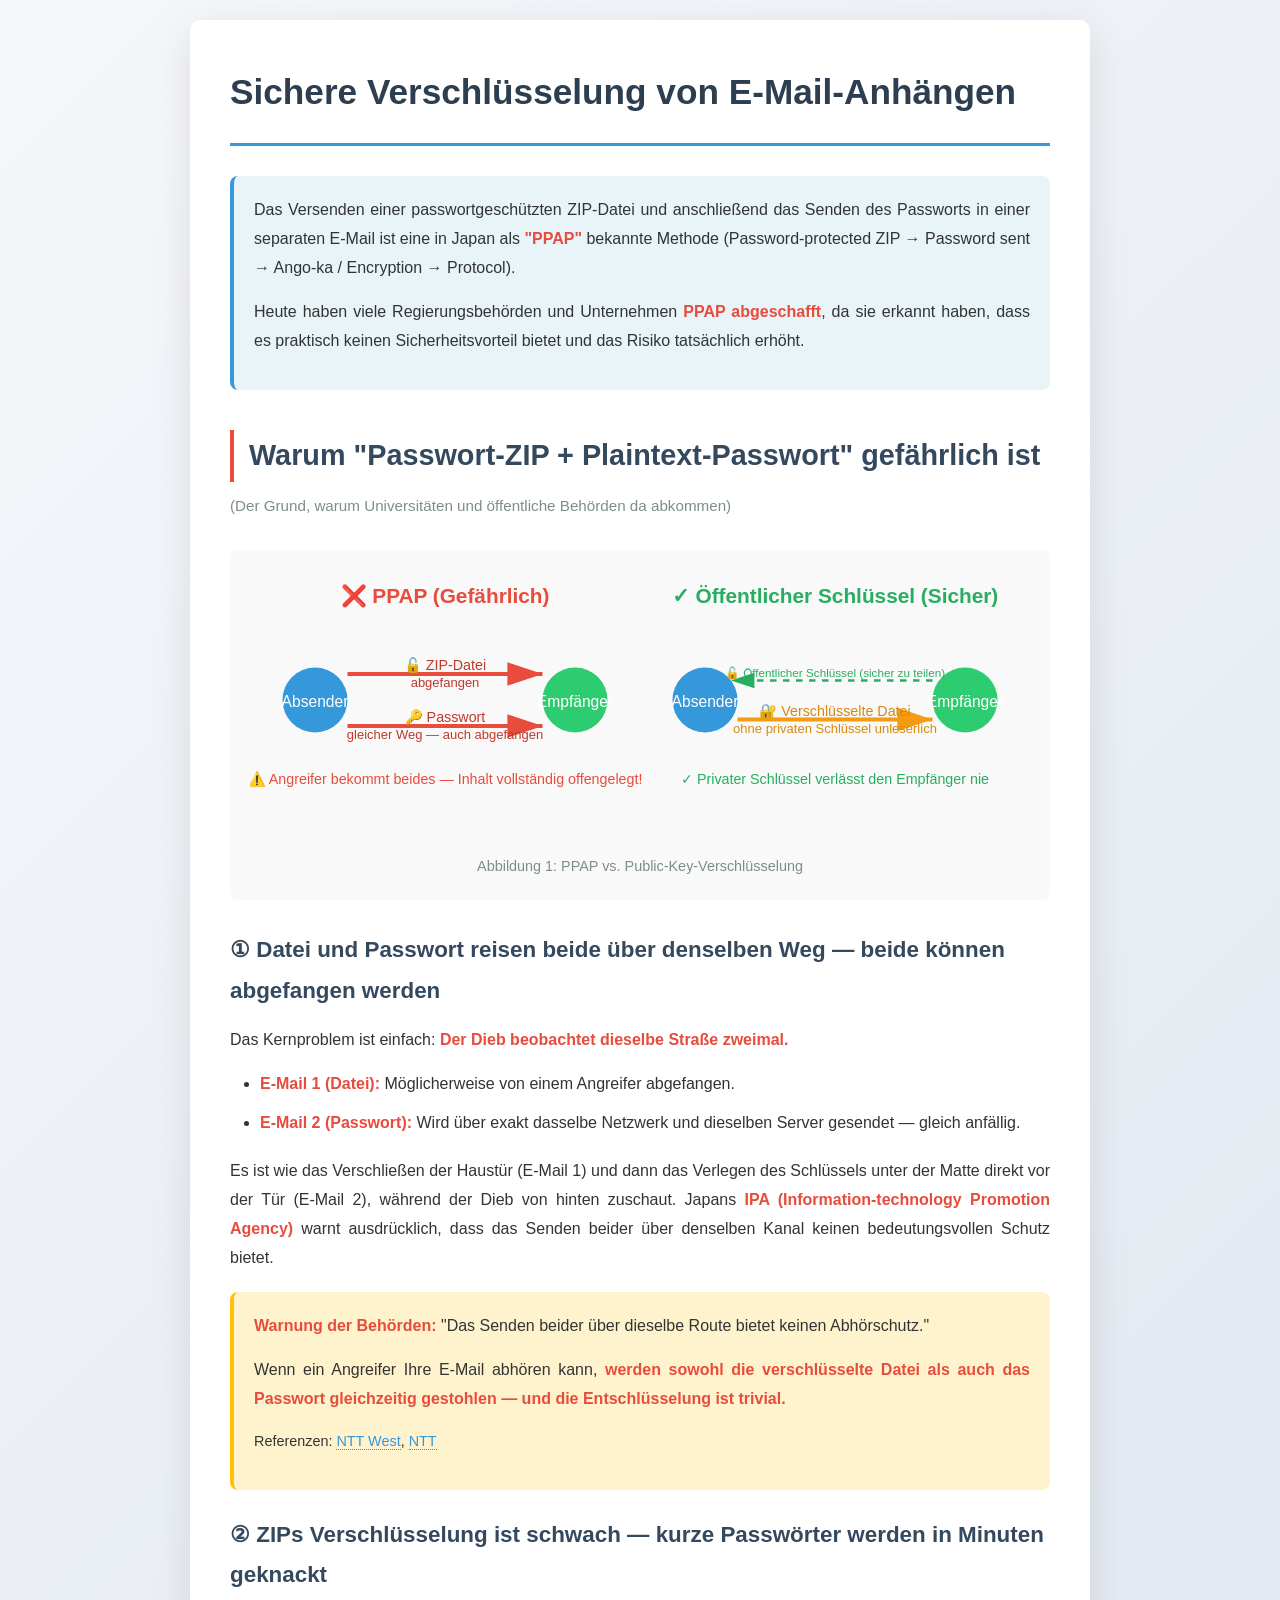
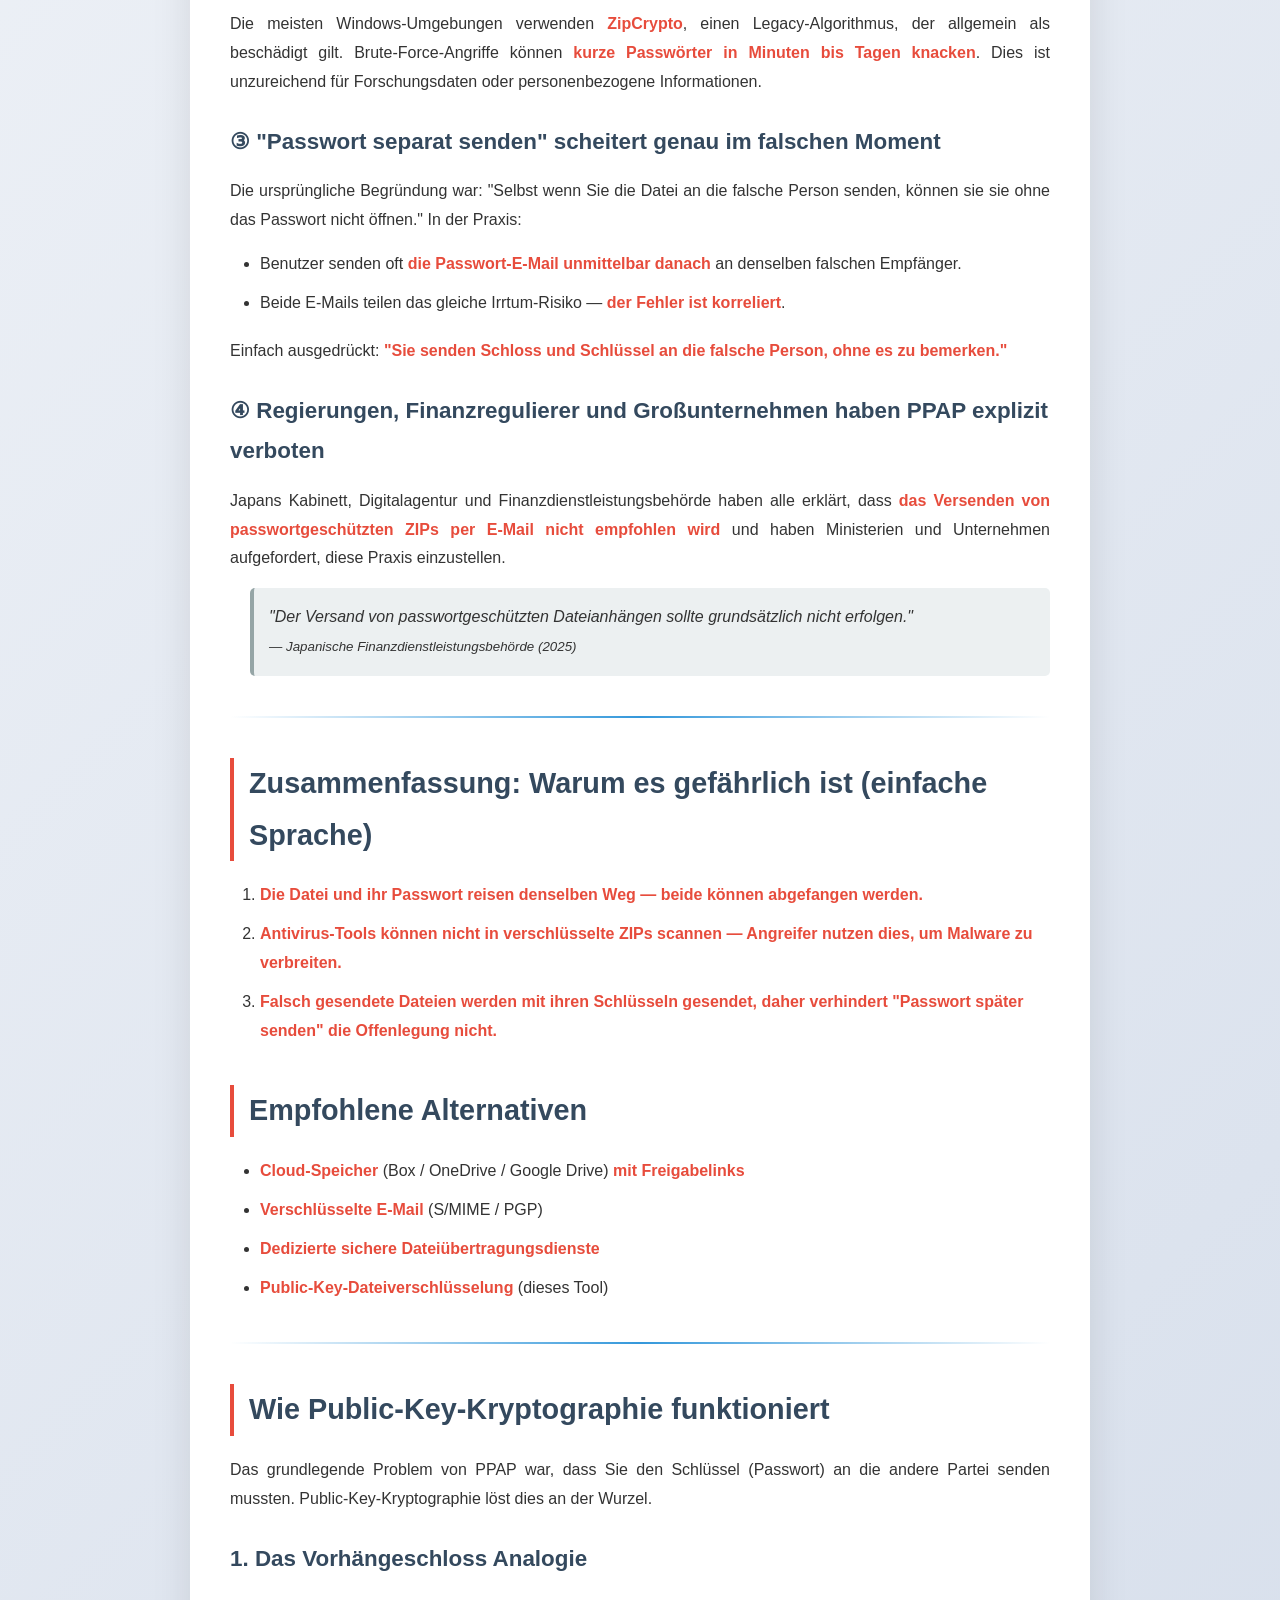
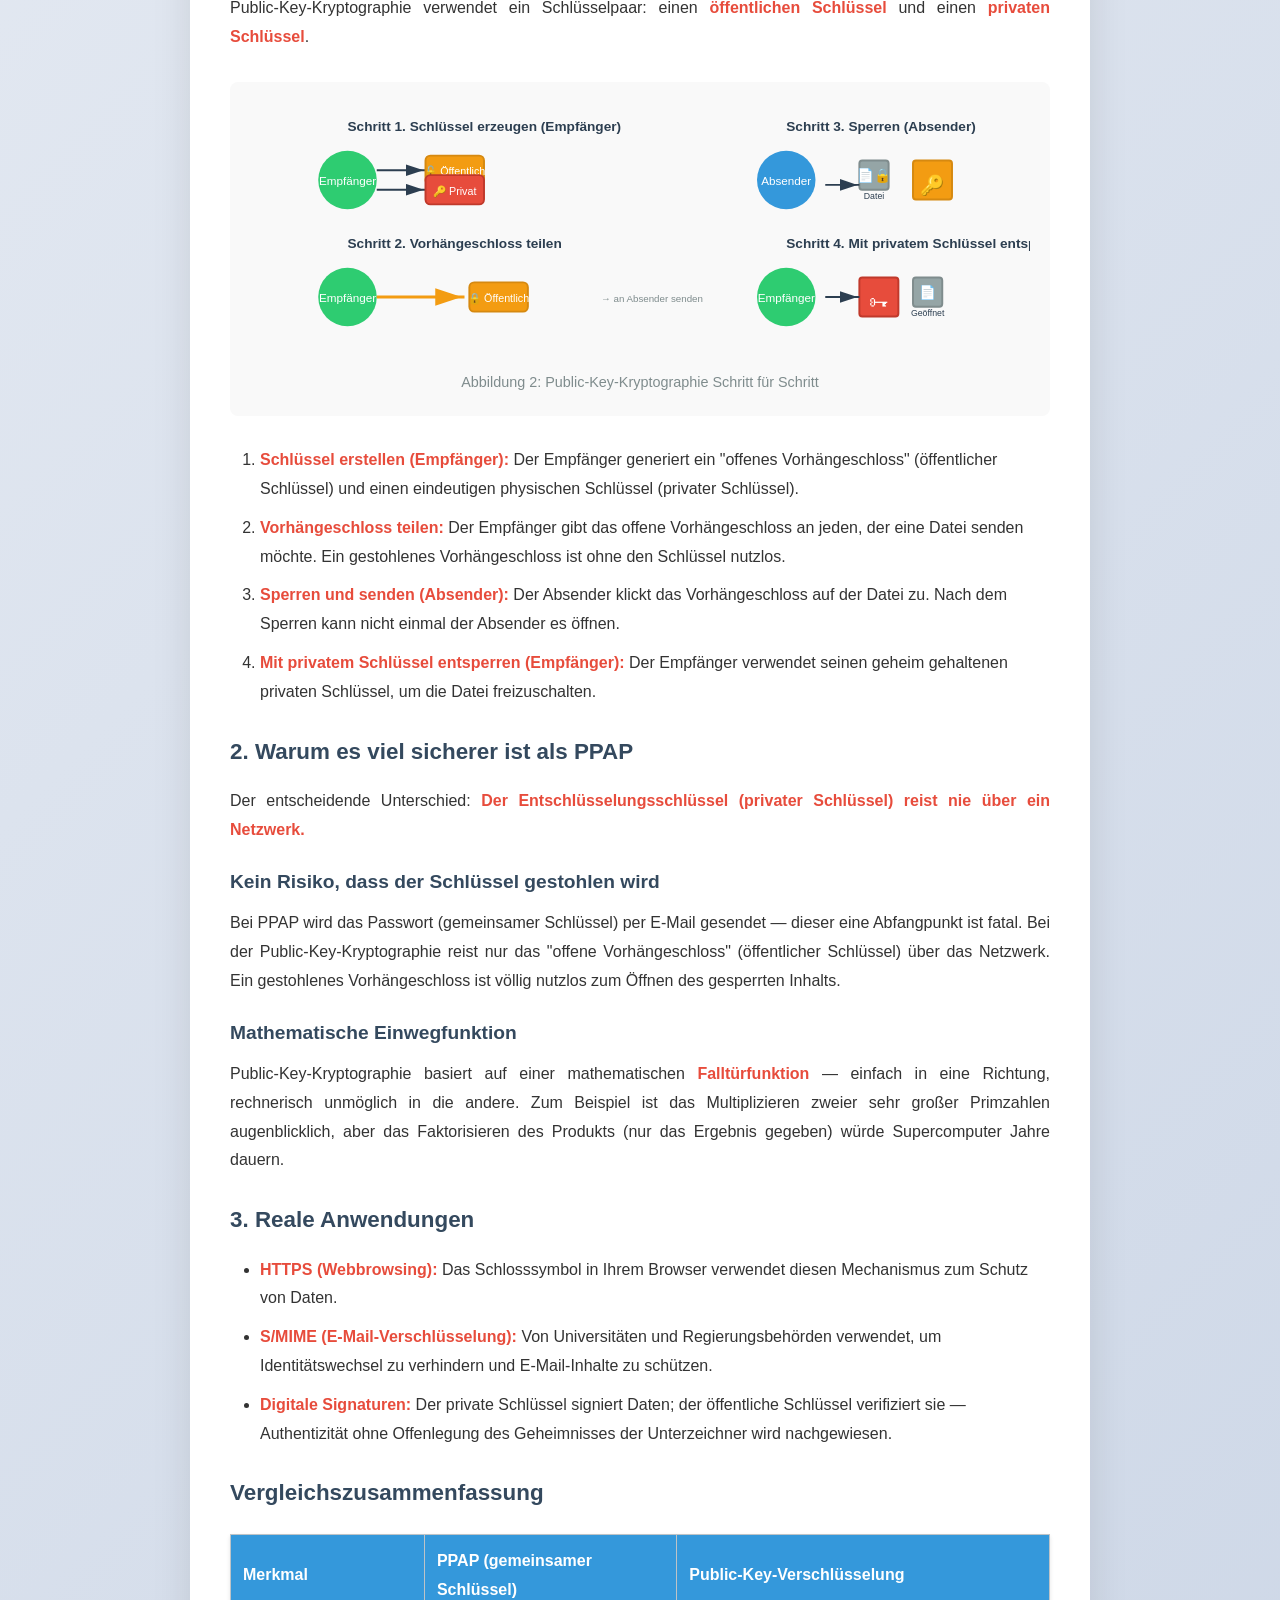
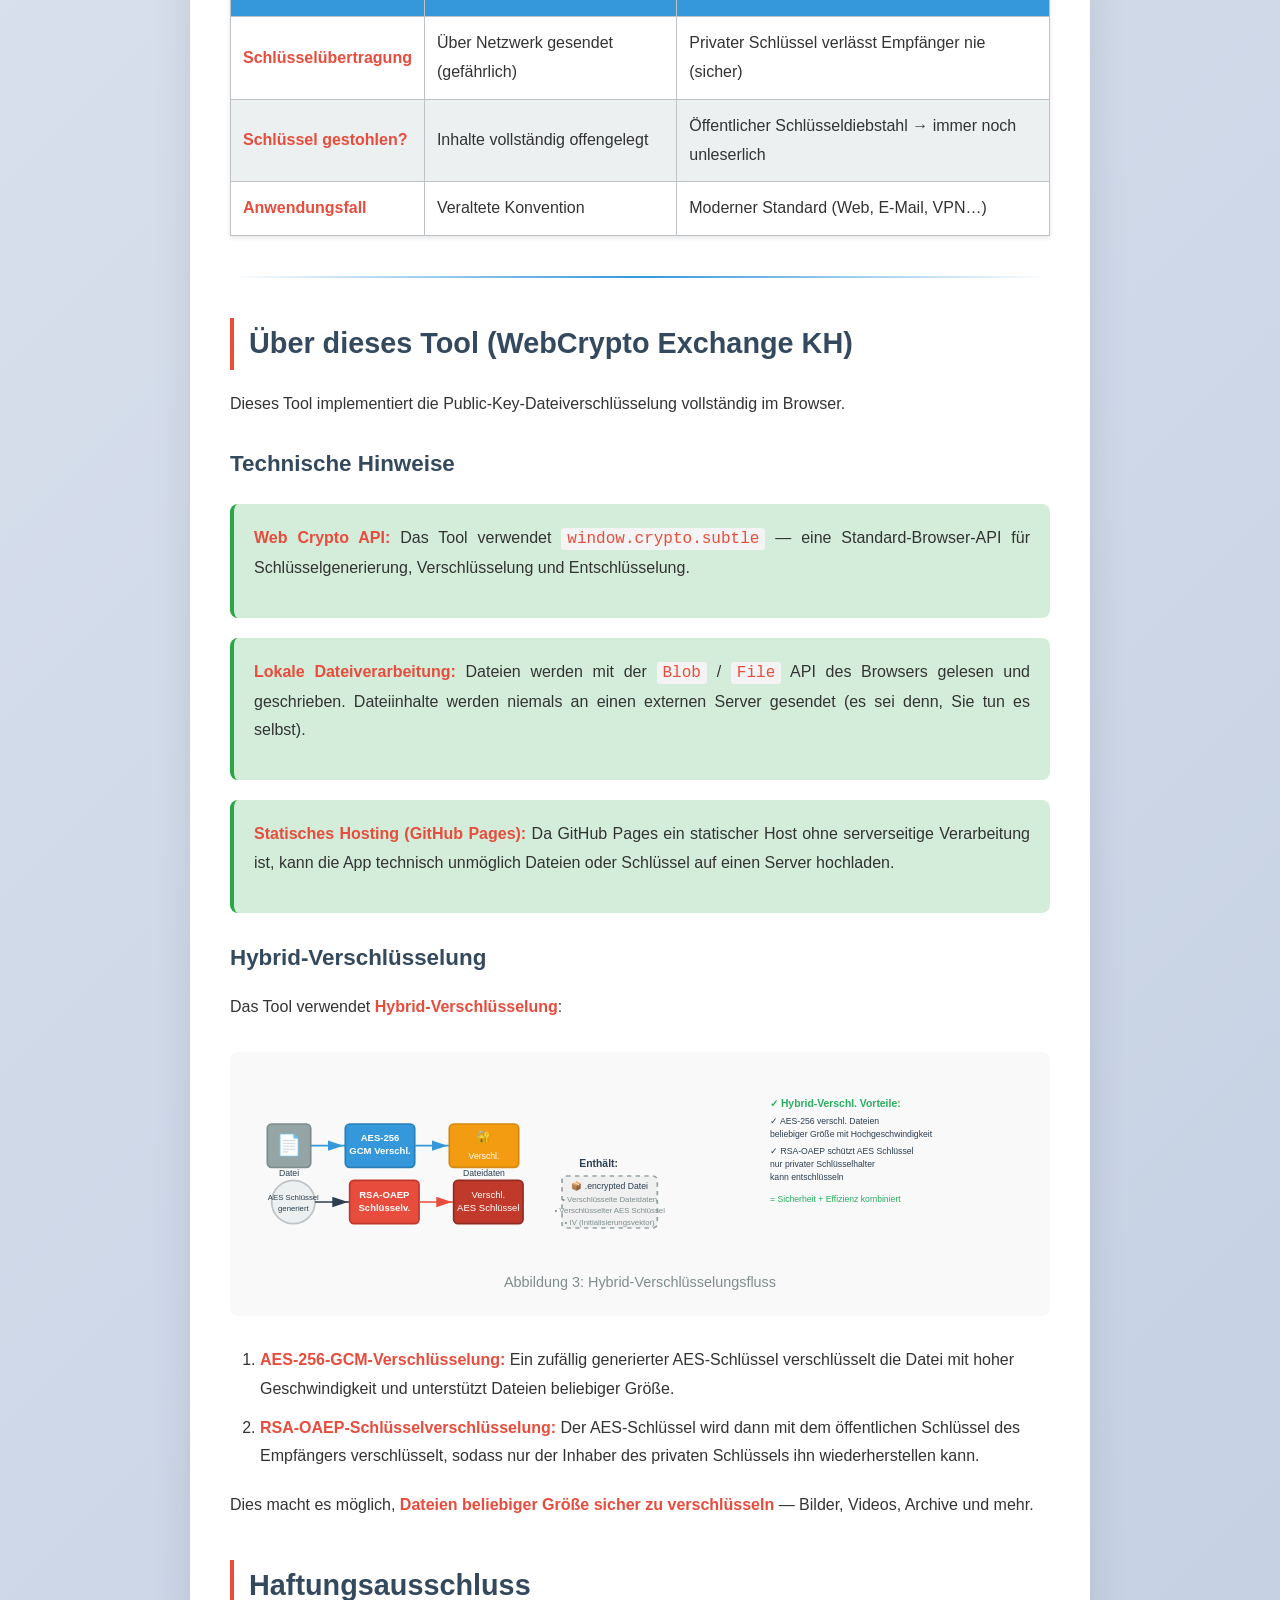
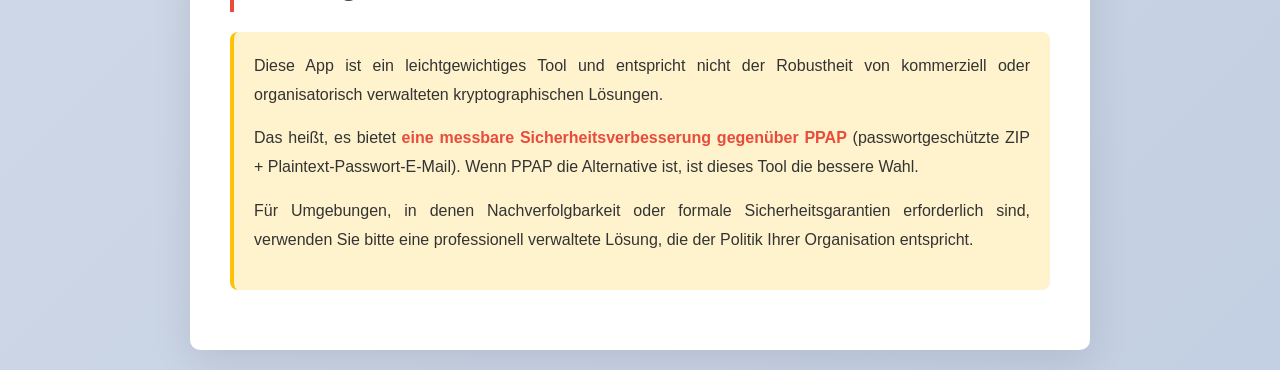
<file: internationalization/description.de.html>
<!DOCTYPE html>
<html lang="de">
<head>
    <meta charset="UTF-8">
    <meta name="viewport" content="width=device-width, initial-scale=1.0">
    <title>Sichere Verschlüsselung von E-Mail-Anhängen — WebCrypto Exchange KH</title>
    <style>
        * { margin: 0; padding: 0; box-sizing: border-box; }
        body {
            font-family: -apple-system, BlinkMacSystemFont, 'Segoe UI', sans-serif;
            line-height: 1.8; color: #333;
            background: linear-gradient(135deg, #f5f7fa 0%, #c3cfe2 100%);
            min-height: 100vh; padding: 20px;
        }
        .container { max-width: 900px; margin: 0 auto; background: white; border-radius: 10px;
            box-shadow: 0 10px 40px rgba(0,0,0,0.1); padding: 40px; }
        h1 { color: #2c3e50; font-size: 2.2em; margin-bottom: 30px;
            border-bottom: 3px solid #3498db; padding-bottom: 20px; }
        h2 { color: #34495e; font-size: 1.8em; margin-top: 40px; margin-bottom: 20px;
            padding-left: 15px; border-left: 4px solid #e74c3c; }
        h3 { color: #34495e; font-size: 1.4em; margin-top: 25px; margin-bottom: 15px; }
        h4 { color: #34495e; font-size: 1.2em; margin-top: 20px; margin-bottom: 10px; }
        p { margin-bottom: 15px; text-align: justify; }
        strong { color: #e74c3c; font-weight: bold; }
        ul, ol { margin-left: 30px; margin-bottom: 20px; }
        li { margin-bottom: 10px; }
        a { color: #3498db; text-decoration: none; border-bottom: 1px dotted #3498db; }
        a:hover { color: #2980b9; border-bottom: 1px solid #2980b9; }
        blockquote { border-left: 4px solid #95a5a6; margin-left: 20px; padding: 15px;
            margin-bottom: 20px; background: #ecf0f1; border-radius: 5px; font-style: italic; }
        table { width: 100%; border-collapse: collapse; margin: 20px 0;
            box-shadow: 0 2px 4px rgba(0,0,0,0.1); }
        th, td { border: 1px solid #bdc3c7; padding: 12px; text-align: left; }
        th { background-color: #3498db; color: white; font-weight: bold; }
        tr:nth-child(even) { background-color: #ecf0f1; }
        hr { border: none; height: 2px;
            background: linear-gradient(to right, transparent, #3498db, transparent);
            margin: 40px 0; }
        .intro { background: #e8f4f8; padding: 20px; border-radius: 8px;
            margin-bottom: 30px; border-left: 4px solid #3498db; }
        .warning { background: #fff3cd; padding: 20px; border-radius: 8px;
            margin: 20px 0; border-left: 4px solid #ffc107; }
        .note { background: #d4edda; padding: 20px; border-radius: 8px;
            margin: 20px 0; border-left: 4px solid #28a745; }
        code { background: #f4f4f4; padding: 2px 6px; border-radius: 3px;
            font-family: 'Courier New', monospace; color: #e74c3c; }
        @media (max-width: 768px) {
            .container { padding: 20px; }
            h1 { font-size: 1.8em; } h2 { font-size: 1.5em; }
            table { font-size: 0.9em; } th, td { padding: 8px; }
        }
    </style>
</head>
<body>
<div class="container">
    <h1>Sichere Verschlüsselung von E-Mail-Anhängen</h1>

    <div class="intro">
        <p>Das Versenden einer passwortgeschützten ZIP-Datei und anschließend das Senden des Passworts in einer separaten E-Mail ist eine in Japan als <strong>"PPAP"</strong> bekannte Methode (Password-protected ZIP → Password sent → Ango-ka / Encryption → Protocol).</p>
        <p>Heute haben viele Regierungsbehörden und Unternehmen <strong>PPAP abgeschafft</strong>, da sie erkannt haben, dass es praktisch keinen Sicherheitsvorteil bietet und das Risiko tatsächlich erhöht.</p>
    </div>

    <h2>Warum "Passwort-ZIP + Plaintext-Passwort" gefährlich ist</h2>
    <p style="margin-top:-10px;font-size:0.95em;color:#7f8c8d;">(Der Grund, warum Universitäten und öffentliche Behörden da abkommen)</p>

    <figure style="text-align:center;margin:30px 0;padding:20px;background:#f9f9f9;border-radius:8px;">
        <svg viewBox="0 0 600 200" style="max-width:100%;height:auto;">
            <text x="150" y="25" font-size="16" font-weight="bold" text-anchor="middle" fill="#e74c3c">❌ PPAP (Gefährlich)</text>
            <circle cx="50" cy="100" r="25" fill="#3498db"/>
            <text x="50" y="105" font-size="12" text-anchor="middle" fill="white">Absender</text>
            <circle cx="250" cy="100" r="25" fill="#2ecc71"/>
            <text x="250" y="105" font-size="12" text-anchor="middle" fill="white">Empfänger</text>
            <path d="M 75 80 L 225 80" stroke="#e74c3c" stroke-width="3" fill="none" marker-end="url(#aR)"/>
            <text x="150" y="77" font-size="11" text-anchor="middle" fill="#c0392b">🔓 ZIP-Datei</text>
            <text x="150" y="90" font-size="10" text-anchor="middle" fill="#c0392b">abgefangen</text>
            <path d="M 75 120 L 225 120" stroke="#e74c3c" stroke-width="3" fill="none" marker-end="url(#aR)"/>
            <text x="150" y="117" font-size="11" text-anchor="middle" fill="#c0392b">🔑 Passwort</text>
            <text x="150" y="130" font-size="10" text-anchor="middle" fill="#c0392b">gleicher Weg — auch abgefangen</text>
            <text x="150" y="165" font-size="11" text-anchor="middle" fill="#e74c3c">⚠️ Angreifer bekommt beides — Inhalt vollständig offengelegt!</text>

            <text x="450" y="25" font-size="16" font-weight="bold" text-anchor="middle" fill="#27ae60">✓ Öffentlicher Schlüssel (Sicher)</text>
            <circle cx="350" cy="100" r="25" fill="#3498db"/>
            <text x="350" y="105" font-size="12" text-anchor="middle" fill="white">Absender</text>
            <circle cx="550" cy="100" r="25" fill="#2ecc71"/>
            <text x="550" y="105" font-size="12" text-anchor="middle" fill="white">Empfänger</text>
            <path d="M 390 85 L 525 85" stroke="#27ae60" stroke-width="2" stroke-dasharray="5,5" fill="none" marker-start="url(#aG)"/>
            <text x="450" y="82" font-size="9" text-anchor="middle" fill="#27ae60">🔓 Öffentlicher Schlüssel (sicher zu teilen)</text>
            <path d="M 375 115 L 525 115" stroke="#f39c12" stroke-width="3" fill="none" marker-end="url(#aO)"/>
            <text x="450" y="112" font-size="11" text-anchor="middle" fill="#d68910">🔐 Verschlüsselte Datei</text>
            <text x="450" y="125" font-size="10" text-anchor="middle" fill="#d68910">ohne privaten Schlüssel unleserlich</text>
            <text x="450" y="165" font-size="11" text-anchor="middle" fill="#27ae60">✓ Privater Schlüssel verlässt den Empfänger nie</text>
            <defs>
                <marker id="aR" markerWidth="10" markerHeight="10" refX="10" refY="3" orient="auto" markerUnits="strokeWidth"><path d="M1,0 L1,6 L10,3 z" fill="#e74c3c"/></marker>
                <marker id="aG" markerWidth="10" markerHeight="10" refX="10" refY="3" orient="auto" markerUnits="strokeWidth"><path d="M9,0 L9,6 L0,3 z" fill="#27ae60"/></marker>
                <marker id="aO" markerWidth="10" markerHeight="10" refX="10" refY="3" orient="auto" markerUnits="strokeWidth"><path d="M1,0 L1,6 L10,3 z" fill="#f39c12"/></marker>
            </defs>
        </svg>
        <figcaption style="font-size:0.9em;color:#7f8c8d;margin-top:15px;">Abbildung 1: PPAP vs. Public-Key-Verschlüsselung</figcaption>
    </figure>

    <h3>① Datei und Passwort reisen beide über denselben Weg — beide können abgefangen werden</h3>
    <p>Das Kernproblem ist einfach: <strong>Der Dieb beobachtet dieselbe Straße zweimal.</strong></p>
    <ul>
        <li><strong>E-Mail 1 (Datei):</strong> Möglicherweise von einem Angreifer abgefangen.</li>
        <li><strong>E-Mail 2 (Passwort):</strong> Wird über exakt dasselbe Netzwerk und dieselben Server gesendet — gleich anfällig.</li>
    </ul>
    <p>Es ist wie das Verschließen der Haustür (E-Mail 1) und dann das Verlegen des Schlüssels unter der Matte direkt vor der Tür (E-Mail 2), während der Dieb von hinten zuschaut. Japans <strong>IPA (Information-technology Promotion Agency)</strong> warnt ausdrücklich, dass das Senden beider über denselben Kanal keinen bedeutungsvollen Schutz bietet.</p>

    <div class="warning">
        <p><strong>Warnung der Behörden:</strong> "Das Senden beider über dieselbe Route bietet keinen Abhörschutz."</p>
        <p>Wenn ein Angreifer Ihre E-Mail abhören kann, <strong>werden sowohl die verschlüsselte Datei als auch das Passwort gleichzeitig gestohlen — und die Entschlüsselung ist trivial.</strong></p>
        <p style="font-size:0.9em;margin-top:10px;">Referenzen: <a href="https://business.ntt-west.co.jp/bizclip/articles/bcl00163-057.html" target="_blank">NTT West</a>, <a href="https://www.ntt.com/bizon/ppap-caution.html" target="_blank">NTT</a></p>
    </div>

    <h3>② ZIPs Verschlüsselung ist schwach — kurze Passwörter werden in Minuten geknackt</h3>
    <p>Die meisten Windows-Umgebungen verwenden <strong>ZipCrypto</strong>, einen Legacy-Algorithmus, der allgemein als beschädigt gilt. Brute-Force-Angriffe können <strong>kurze Passwörter in Minuten bis Tagen knacken</strong>. Dies ist unzureichend für Forschungsdaten oder personenbezogene Informationen.</p>

    <h3>③ "Passwort separat senden" scheitert genau im falschen Moment</h3>
    <p>Die ursprüngliche Begründung war: "Selbst wenn Sie die Datei an die falsche Person senden, können sie sie ohne das Passwort nicht öffnen." In der Praxis:</p>
    <ul>
        <li>Benutzer senden oft <strong>die Passwort-E-Mail unmittelbar danach</strong> an denselben falschen Empfänger.</li>
        <li>Beide E-Mails teilen das gleiche Irrtum-Risiko — <strong>der Fehler ist korreliert</strong>.</li>
    </ul>
    <p>Einfach ausgedrückt: <strong>"Sie senden Schloss und Schlüssel an die falsche Person, ohne es zu bemerken."</strong></p>

    <h3>④ Regierungen, Finanzregulierer und Großunternehmen haben PPAP explizit verboten</h3>
    <p>Japans Kabinett, Digitalagentur und Finanzdienstleistungsbehörde haben alle erklärt, dass <strong>das Versenden von passwortgeschützten ZIPs per E-Mail nicht empfohlen wird</strong> und haben Ministerien und Unternehmen aufgefordert, diese Praxis einzustellen.</p>
    <blockquote>
        "Der Versand von passwortgeschützten Dateianhängen sollte grundsätzlich nicht erfolgen."
        <br><small>— Japanische Finanzdienstleistungsbehörde (2025)</small>
    </blockquote>

    <hr>

    <h2>Zusammenfassung: Warum es gefährlich ist (einfache Sprache)</h2>
    <ol>
        <li><strong>Die Datei und ihr Passwort reisen denselben Weg — beide können abgefangen werden.</strong></li>
        <li><strong>Antivirus-Tools können nicht in verschlüsselte ZIPs scannen — Angreifer nutzen dies, um Malware zu verbreiten.</strong></li>
        <li><strong>Falsch gesendete Dateien werden mit ihren Schlüsseln gesendet, daher verhindert "Passwort später senden" die Offenlegung nicht.</strong></li>
    </ol>

    <h2>Empfohlene Alternativen</h2>
    <ul>
        <li><strong>Cloud-Speicher</strong> (Box / OneDrive / Google Drive) <strong>mit Freigabelinks</strong></li>
        <li><strong>Verschlüsselte E-Mail</strong> (S/MIME / PGP)</li>
        <li><strong>Dedizierte sichere Dateiübertragungsdienste</strong></li>
        <li><strong>Public-Key-Dateiverschlüsselung</strong> (dieses Tool)</li>
    </ul>

    <hr>

    <h2>Wie Public-Key-Kryptographie funktioniert</h2>
    <p>Das grundlegende Problem von PPAP war, dass Sie den Schlüssel (Passwort) an die andere Partei senden mussten. Public-Key-Kryptographie löst dies an der Wurzel.</p>

    <h3>1. Das Vorhängeschloss Analogie</h3>
    <p>Public-Key-Kryptographie verwendet ein Schlüsselpaar: einen <strong>öffentlichen Schlüssel</strong> und einen <strong>privaten Schlüssel</strong>.</p>

    <figure style="text-align: center; margin: 30px 0; padding: 20px; background: #f9f9f9; border-radius: 8px;">
        <svg viewBox="0 0 800 250" style="max-width: 100%; height: auto;">
            <!-- Empfänger erzeugt Schlüssel -->
            <text x="100" y="30" font-size="14" font-weight="bold" fill="#2c3e50">Schritt 1. Schlüssel erzeugen (Empfänger)</text>
            <circle cx="100" cy="80" r="30" fill="#2ecc71"/>
            <text x="100" y="85" font-size="12" text-anchor="middle" fill="white">Empfänger</text>
            <path d="M 130 70 L 180 70" stroke="#2c3e50" stroke-width="2" fill="none" marker-end="url(#arrowDark)"/>
            <rect x="180" y="55" width="60" height="30" rx="5" fill="#f39c12" stroke="#d68910" stroke-width="2"/>
            <text x="210" y="75" font-size="11" text-anchor="middle" fill="white">🔓 Öffentlich</text>
            <path d="M 130 90 L 180 90" stroke="#2c3e50" stroke-width="2" fill="none" marker-end="url(#arrowDark)"/>
            <rect x="180" y="75" width="60" height="30" rx="5" fill="#e74c3c" stroke="#c0392b" stroke-width="2"/>
            <text x="210" y="95" font-size="11" text-anchor="middle" fill="white">🔑 Privat</text>

            <!-- Vorhängeschloss verteilen -->
            <text x="100" y="150" font-size="14" font-weight="bold" fill="#2c3e50">Schritt 2. Vorhängeschloss teilen</text>
            <circle cx="100" cy="200" r="30" fill="#2ecc71"/>
            <text x="100" y="205" font-size="12" text-anchor="middle" fill="white">Empfänger</text>
            <path d="M 130 200 L 220 200" stroke="#f39c12" stroke-width="3" fill="none" marker-end="url(#arrowOrange)"/>
            <rect x="225" y="185" width="60" height="30" rx="5" fill="#f39c12" stroke="#d68910" stroke-width="2"/>
            <text x="255" y="205" font-size="11" text-anchor="middle" fill="white">️🔒 Öffentlich</text>
            <text x="360" y="205" font-size="10" fill="#7f8c8d">→ an Absender senden</text>

            <!-- Absender verschlüsselt Datei -->
            <text x="550" y="30" font-size="14" font-weight="bold" fill="#2c3e50">Schritt 3. Sperren (Absender)</text>
            <circle cx="550" cy="80" r="30" fill="#3498db"/>
            <text x="550" y="85" font-size="12" text-anchor="middle" fill="white">Absender</text>
            <rect x="625" y="60" width="30" height="30" rx="3" fill="#95a5a6" stroke="#7f8c8d" stroke-width="2"/>
            <text x="640" y="80" font-size="14" text-anchor="middle" fill="white">📄️🔒</text>
            <text x="640" y="100" font-size="9" text-anchor="middle" fill="#2c3e50">Datei</text>
            <path d="M 590 85 L 625 85" stroke="#2c3e50" stroke-width="2" fill="none" marker-end="url(#arrowDark)"/>
            <rect x="680" y="60" width="40" height="40" rx="3" fill="#f39c12" stroke="#d68910" stroke-width="2"/>
            <text x="700" y="92" font-size="20" text-anchor="middle" fill="white">🔑</text>

            <!-- Empfänger entschlüsselt -->
            <text x="550" y="150" font-size="14" font-weight="bold" fill="#2c3e50">Schritt 4. Mit privatem Schlüssel entsperren (Empfänger)</text>
            <circle cx="550" cy="200" r="30" fill="#2ecc71"/>
            <text x="550" y="205" font-size="12" text-anchor="middle" fill="white">Empfänger</text>
            <rect x="625" y="180" width="40" height="40" rx="3" fill="#e74c3c" stroke="#c0392b" stroke-width="2"/>
            <text x="645" y="212" font-size="20" text-anchor="middle" fill="white">🗝</text>
            <path d="M 590 200 L 625 200" stroke="#2c3e50" stroke-width="2" fill="none" marker-end="url(#arrowDark)"/>
            <rect x="680" y="180" width="30" height="30" rx="3" fill="#95a5a6" stroke="#7f8c8d" stroke-width="2"/>
            <text x="695" y="200" font-size="14" text-anchor="middle" fill="white">📄</text>
            <text x="695" y="220" font-size="9" text-anchor="middle" fill="#2c3e50">Geöffnet</text>
            <defs>
                <marker id="arrowDark" markerWidth="10" markerHeight="10" refX="10" refY="3" orient="auto" markerUnits="strokeWidth"><path d="M0,0 L0,6 L9,3 z" fill="#2c3e50"/></marker>
                <marker id="arrowOrange" markerWidth="10" markerHeight="10" refX="10" refY="3" orient="auto" markerUnits="strokeWidth"><path d="M0,0 L0,6 L9,3 z" fill="#f39c12"/></marker>
            </defs>
        </svg>
        <figcaption style="font-size:0.9em;color:#7f8c8d;margin-top:15px;">Abbildung 2: Public-Key-Kryptographie Schritt für Schritt</figcaption>
    </figure>

    <ol>
        <li><strong>Schlüssel erstellen (Empfänger):</strong> Der Empfänger generiert ein "offenes Vorhängeschloss" (öffentlicher Schlüssel) und einen eindeutigen physischen Schlüssel (privater Schlüssel).</li>
        <li><strong>Vorhängeschloss teilen:</strong> Der Empfänger gibt das offene Vorhängeschloss an jeden, der eine Datei senden möchte. Ein gestohlenes Vorhängeschloss ist ohne den Schlüssel nutzlos.</li>
        <li><strong>Sperren und senden (Absender):</strong> Der Absender klickt das Vorhängeschloss auf der Datei zu. Nach dem Sperren kann nicht einmal der Absender es öffnen.</li>
        <li><strong>Mit privatem Schlüssel entsperren (Empfänger):</strong> Der Empfänger verwendet seinen geheim gehaltenen privaten Schlüssel, um die Datei freizuschalten.</li>
    </ol>

    <h3>2. Warum es viel sicherer ist als PPAP</h3>
    <p>Der entscheidende Unterschied: <strong>Der Entschlüsselungsschlüssel (privater Schlüssel) reist nie über ein Netzwerk.</strong></p>

    <h4>Kein Risiko, dass der Schlüssel gestohlen wird</h4>
    <p>Bei PPAP wird das Passwort (gemeinsamer Schlüssel) per E-Mail gesendet — dieser eine Abfangpunkt ist fatal. Bei der Public-Key-Kryptographie reist nur das "offene Vorhängeschloss" (öffentlicher Schlüssel) über das Netzwerk. Ein gestohlenes Vorhängeschloss ist völlig nutzlos zum Öffnen des gesperrten Inhalts.</p>

    <h4>Mathematische Einwegfunktion</h4>
    <p>Public-Key-Kryptographie basiert auf einer mathematischen <strong>Falltürfunktion</strong> — einfach in eine Richtung, rechnerisch unmöglich in die andere. Zum Beispiel ist das Multiplizieren zweier sehr großer Primzahlen augenblicklich, aber das Faktorisieren des Produkts (nur das Ergebnis gegeben) würde Supercomputer Jahre dauern.</p>

    <h3>3. Reale Anwendungen</h3>
    <ul>
        <li><strong>HTTPS (Webbrowsing):</strong> Das Schlosssymbol in Ihrem Browser verwendet diesen Mechanismus zum Schutz von Daten.</li>
        <li><strong>S/MIME (E-Mail-Verschlüsselung):</strong> Von Universitäten und Regierungsbehörden verwendet, um Identitätswechsel zu verhindern und E-Mail-Inhalte zu schützen.</li>
        <li><strong>Digitale Signaturen:</strong> Der private Schlüssel signiert Daten; der öffentliche Schlüssel verifiziert sie — Authentizität ohne Offenlegung des Geheimnisses der Unterzeichner wird nachgewiesen.</li>
    </ul>

    <h3>Vergleichszusammenfassung</h3>
    <table>
        <thead><tr><th>Merkmal</th><th>PPAP (gemeinsamer Schlüssel)</th><th>Public-Key-Verschlüsselung</th></tr></thead>
        <tbody>
            <tr><td><strong>Schlüsselübertragung</strong></td><td>Über Netzwerk gesendet (gefährlich)</td><td>Privater Schlüssel verlässt Empfänger nie (sicher)</td></tr>
            <tr><td><strong>Schlüssel gestohlen?</strong></td><td>Inhalte vollständig offengelegt</td><td>Öffentlicher Schlüsseldiebstahl → immer noch unleserlich</td></tr>
            <tr><td><strong>Anwendungsfall</strong></td><td>Veraltete Konvention</td><td>Moderner Standard (Web, E-Mail, VPN…)</td></tr>
        </tbody>
    </table>

    <hr>

    <h2>Über dieses Tool (WebCrypto Exchange KH)</h2>
    <p>Dieses Tool implementiert die Public-Key-Dateiverschlüsselung vollständig im Browser.</p>

    <h3>Technische Hinweise</h3>
    <div class="note">
        <p><strong>Web Crypto API:</strong> Das Tool verwendet <code>window.crypto.subtle</code> — eine Standard-Browser-API für Schlüsselgenerierung, Verschlüsselung und Entschlüsselung.</p>
    </div>
    <div class="note">
        <p><strong>Lokale Dateiverarbeitung:</strong> Dateien werden mit der <code>Blob</code> / <code>File</code> API des Browsers gelesen und geschrieben. Dateiinhalte werden niemals an einen externen Server gesendet (es sei denn, Sie tun es selbst).</p>
    </div>
    <div class="note">
        <p><strong>Statisches Hosting (GitHub Pages):</strong> Da GitHub Pages ein statischer Host ohne serverseitige Verarbeitung ist, kann die App technisch unmöglich Dateien oder Schlüssel auf einen Server hochladen.</p>
    </div>

    <h3>Hybrid-Verschlüsselung</h3>
    <p>Das Tool verwendet <strong>Hybrid-Verschlüsselung</strong>:</p>

    <figure style="text-align:center;margin:30px 0;padding:20px;background:#f9f9f9;border-radius:8px;">
        <svg viewBox="0 0 900 200" style="max-width:100%;height:auto;">
            <rect x="20" y="60" width="50" height="50" rx="5" fill="#95a5a6" stroke="#7f8c8d" stroke-width="2"/>
            <text x="45" y="92" font-size="24" text-anchor="middle" fill="white">📄</text>
            <text x="45" y="120" font-size="10" text-anchor="middle" fill="#2c3e50">Datei</text>
            <path d="M 70 85 L 110 85" stroke="#3498db" stroke-width="2" fill="none" marker-end="url(#aBl3)"/>
            <rect x="110" y="60" width="80" height="50" rx="5" fill="#3498db" stroke="#2980b9" stroke-width="2"/>
            <text x="150" y="80" font-size="11" font-weight="bold" text-anchor="middle" fill="white">AES-256</text>
            <text x="150" y="95" font-size="11" font-weight="bold" text-anchor="middle" fill="white">GCM Verschl.</text>
            <path d="M 190 85 L 230 85" stroke="#3498db" stroke-width="2" fill="none" marker-end="url(#aBl3)"/>
            <rect x="230" y="60" width="80" height="50" rx="5" fill="#f39c12" stroke="#d68910" stroke-width="2"/>
            <text x="270" y="80" font-size="14" text-anchor="middle" fill="white">🔐</text>
            <text x="270" y="100" font-size="10" text-anchor="middle" fill="white">Verschl.</text>
            <text x="270" y="120" font-size="10" text-anchor="middle" fill="#2c3e50">Dateidaten</text>
            <circle cx="50" cy="150" r="25" fill="#ecf0f1" stroke="#bdc3c7" stroke-width="2"/>
            <text x="50" y="148" font-size="9" text-anchor="middle" fill="#2c3e50">AES Schlüssel</text>
            <text x="50" y="160" font-size="9" text-anchor="middle" fill="#2c3e50">generiert</text>
            <path d="M 75 150 L 115 150" stroke="#2c3e50" stroke-width="2" fill="none" marker-end="url(#aD3)"/>
            <rect x="115" y="125" width="80" height="50" rx="5" fill="#e74c3c" stroke="#c0392b" stroke-width="2"/>
            <text x="155" y="145" font-size="11" font-weight="bold" text-anchor="middle" fill="white">RSA-OAEP</text>
            <text x="155" y="160" font-size="11" font-weight="bold" text-anchor="middle" fill="white">Schlüsselv.</text>
            <path d="M 195 150 L 235 150" stroke="#e74c3c" stroke-width="2" fill="none" marker-end="url(#aRd3)"/>
            <rect x="235" y="125" width="80" height="50" rx="5" fill="#c0392b" stroke="#922b21" stroke-width="2"/>
            <text x="275" y="145" font-size="11" text-anchor="middle" fill="white">Verschl.</text>
            <text x="275" y="160" font-size="11" text-anchor="middle" fill="white">AES Schlüssel</text>
            <text x="380" y="110" font-size="12" font-weight="bold" fill="#2c3e50">Enthält:</text>
            <rect x="360" y="120" width="110" height="60" rx="5" fill="#f0f0f0" stroke="#95a5a6" stroke-width="2" stroke-dasharray="5,5"/>
            <text x="415" y="135" font-size="10" text-anchor="middle" fill="#2c3e50">📦 .encrypted Datei</text>
            <text x="415" y="150" font-size="9" text-anchor="middle" fill="#7f8c8d">• Verschlüsselte Dateidaten</text>
            <text x="415" y="163" font-size="9" text-anchor="middle" fill="#7f8c8d">• Verschlüsselter AES Schlüssel</text>
            <text x="415" y="176" font-size="9" text-anchor="middle" fill="#7f8c8d">• IV (Initialisierungsvektor)</text>
            <text x="600" y="40" font-size="12" font-weight="bold" fill="#27ae60">✓ Hybrid-Verschl. Vorteile:</text>
            <text x="600" y="60" font-size="10" fill="#2c3e50">✓ AES-256 verschl. Dateien</text>
            <text x="600" y="75" font-size="10" fill="#2c3e50">  beliebiger Größe mit Hochgeschwindigkeit</text>
            <text x="600" y="95" font-size="10" fill="#2c3e50">✓ RSA-OAEP schützt AES Schlüssel</text>
            <text x="600" y="110" font-size="10" fill="#2c3e50">  nur privater Schlüsselhalter</text>
            <text x="600" y="125" font-size="10" fill="#2c3e50">  kann entschlüsseln</text>
            <text x="600" y="150" font-size="10" fill="#27ae60">= Sicherheit + Effizienz kombiniert</text>
            <defs>
                <marker id="aBl3" markerWidth="10" markerHeight="10" refX="10" refY="3" orient="auto" markerUnits="strokeWidth"><path d="M0,0 L0,6 L9,3 z" fill="#3498db"/></marker>
                <marker id="aRd3" markerWidth="10" markerHeight="10" refX="10" refY="3" orient="auto" markerUnits="strokeWidth"><path d="M0,0 L0,6 L9,3 z" fill="#e74c3c"/></marker>
                <marker id="aD3" markerWidth="10" markerHeight="10" refX="10" refY="3" orient="auto" markerUnits="strokeWidth"><path d="M0,0 L0,6 L9,3 z" fill="#2c3e50"/></marker>
            </defs>
        </svg>
        <figcaption style="font-size:0.9em;color:#7f8c8d;margin-top:15px;">Abbildung 3: Hybrid-Verschlüsselungsfluss</figcaption>
    </figure>

    <ol>
        <li><strong>AES-256-GCM-Verschlüsselung:</strong> Ein zufällig generierter AES-Schlüssel verschlüsselt die Datei mit hoher Geschwindigkeit und unterstützt Dateien beliebiger Größe.</li>
        <li><strong>RSA-OAEP-Schlüsselverschlüsselung:</strong> Der AES-Schlüssel wird dann mit dem öffentlichen Schlüssel des Empfängers verschlüsselt, sodass nur der Inhaber des privaten Schlüssels ihn wiederherstellen kann.</li>
    </ol>
    <p>Dies macht es möglich, <strong>Dateien beliebiger Größe sicher zu verschlüsseln</strong> — Bilder, Videos, Archive und mehr.</p>

    <h2>Haftungsausschluss</h2>
    <div class="warning">
        <p>Diese App ist ein leichtgewichtiges Tool und entspricht nicht der Robustheit von kommerziell oder organisatorisch verwalteten kryptographischen Lösungen.</p>
        <p>Das heißt, es bietet <strong>eine messbare Sicherheitsverbesserung gegenüber PPAP</strong> (passwortgeschützte ZIP + Plaintext-Passwort-E-Mail). Wenn PPAP die Alternative ist, ist dieses Tool die bessere Wahl.</p>
        <p>Für Umgebungen, in denen Nachverfolgbarkeit oder formale Sicherheitsgarantien erforderlich sind, verwenden Sie bitte eine professionell verwaltete Lösung, die der Politik Ihrer Organisation entspricht.</p>
    </div>
</div>
</body>
</html>
</file>
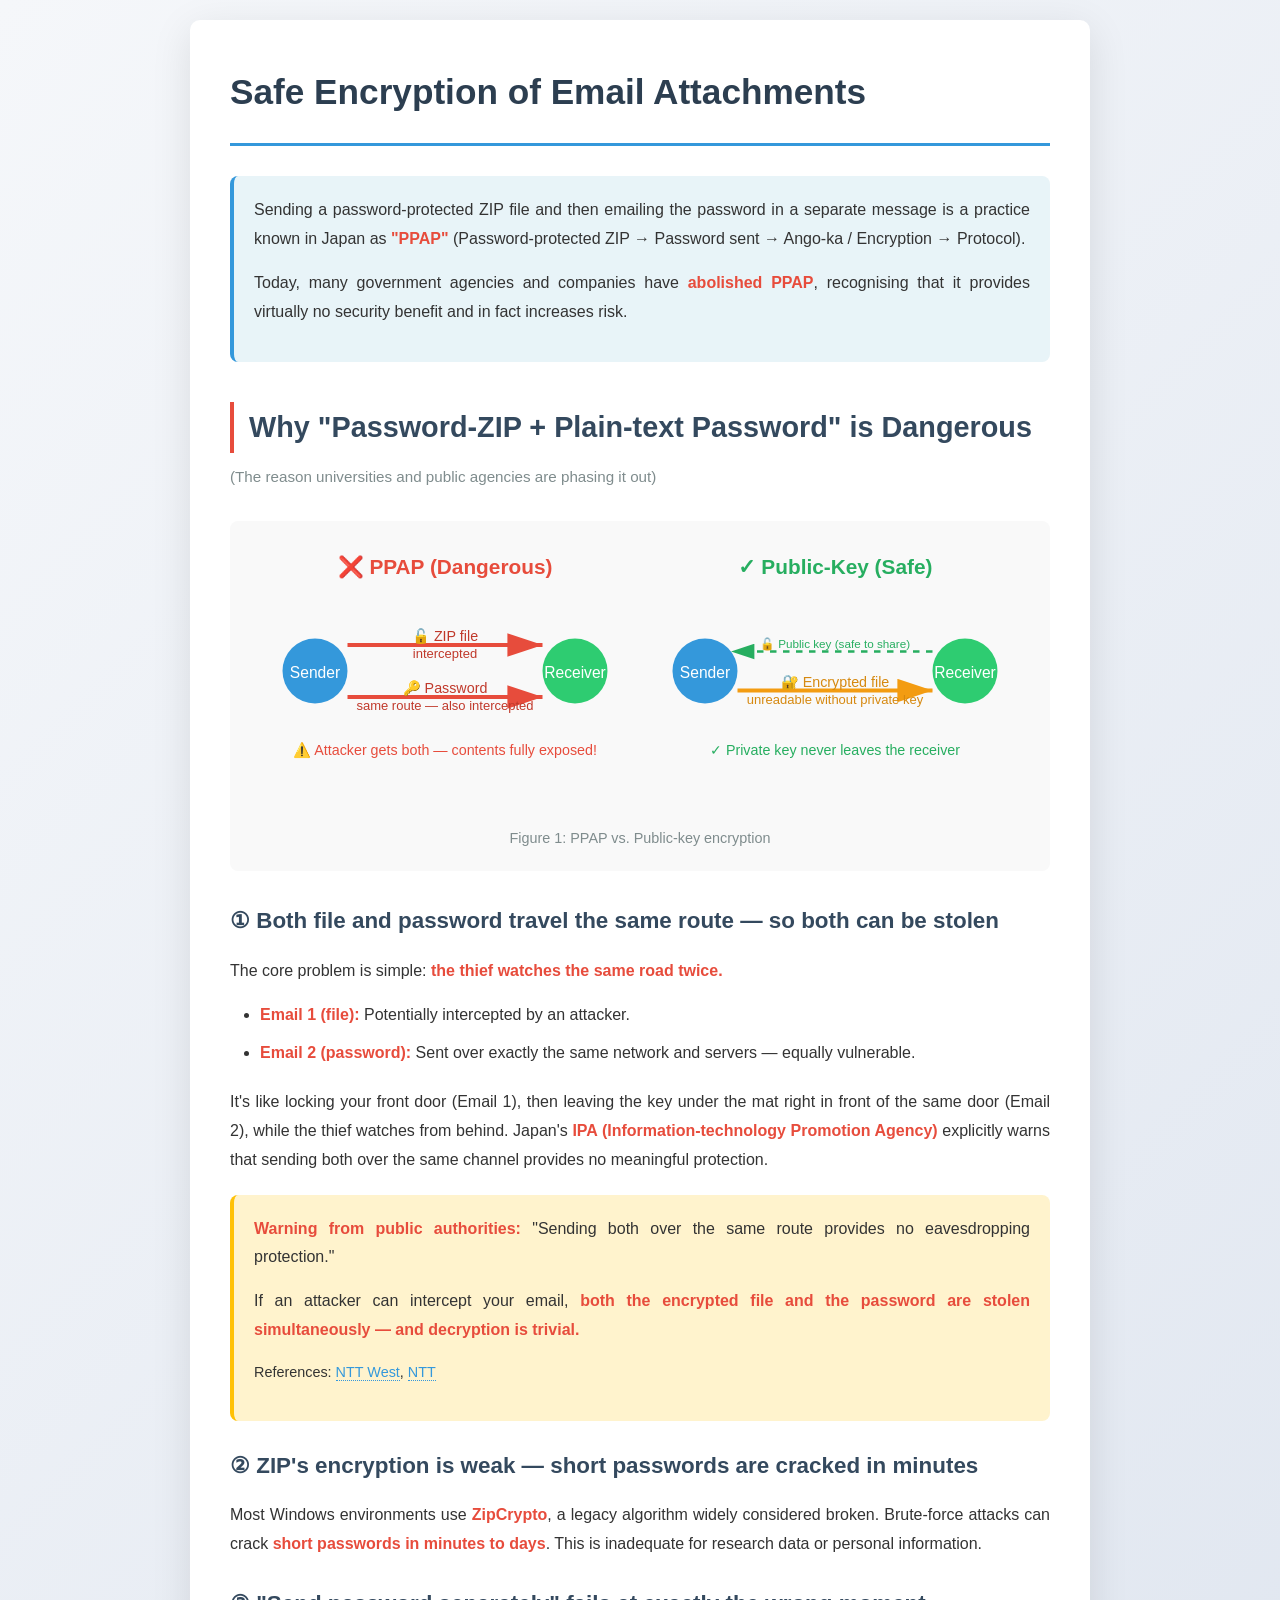
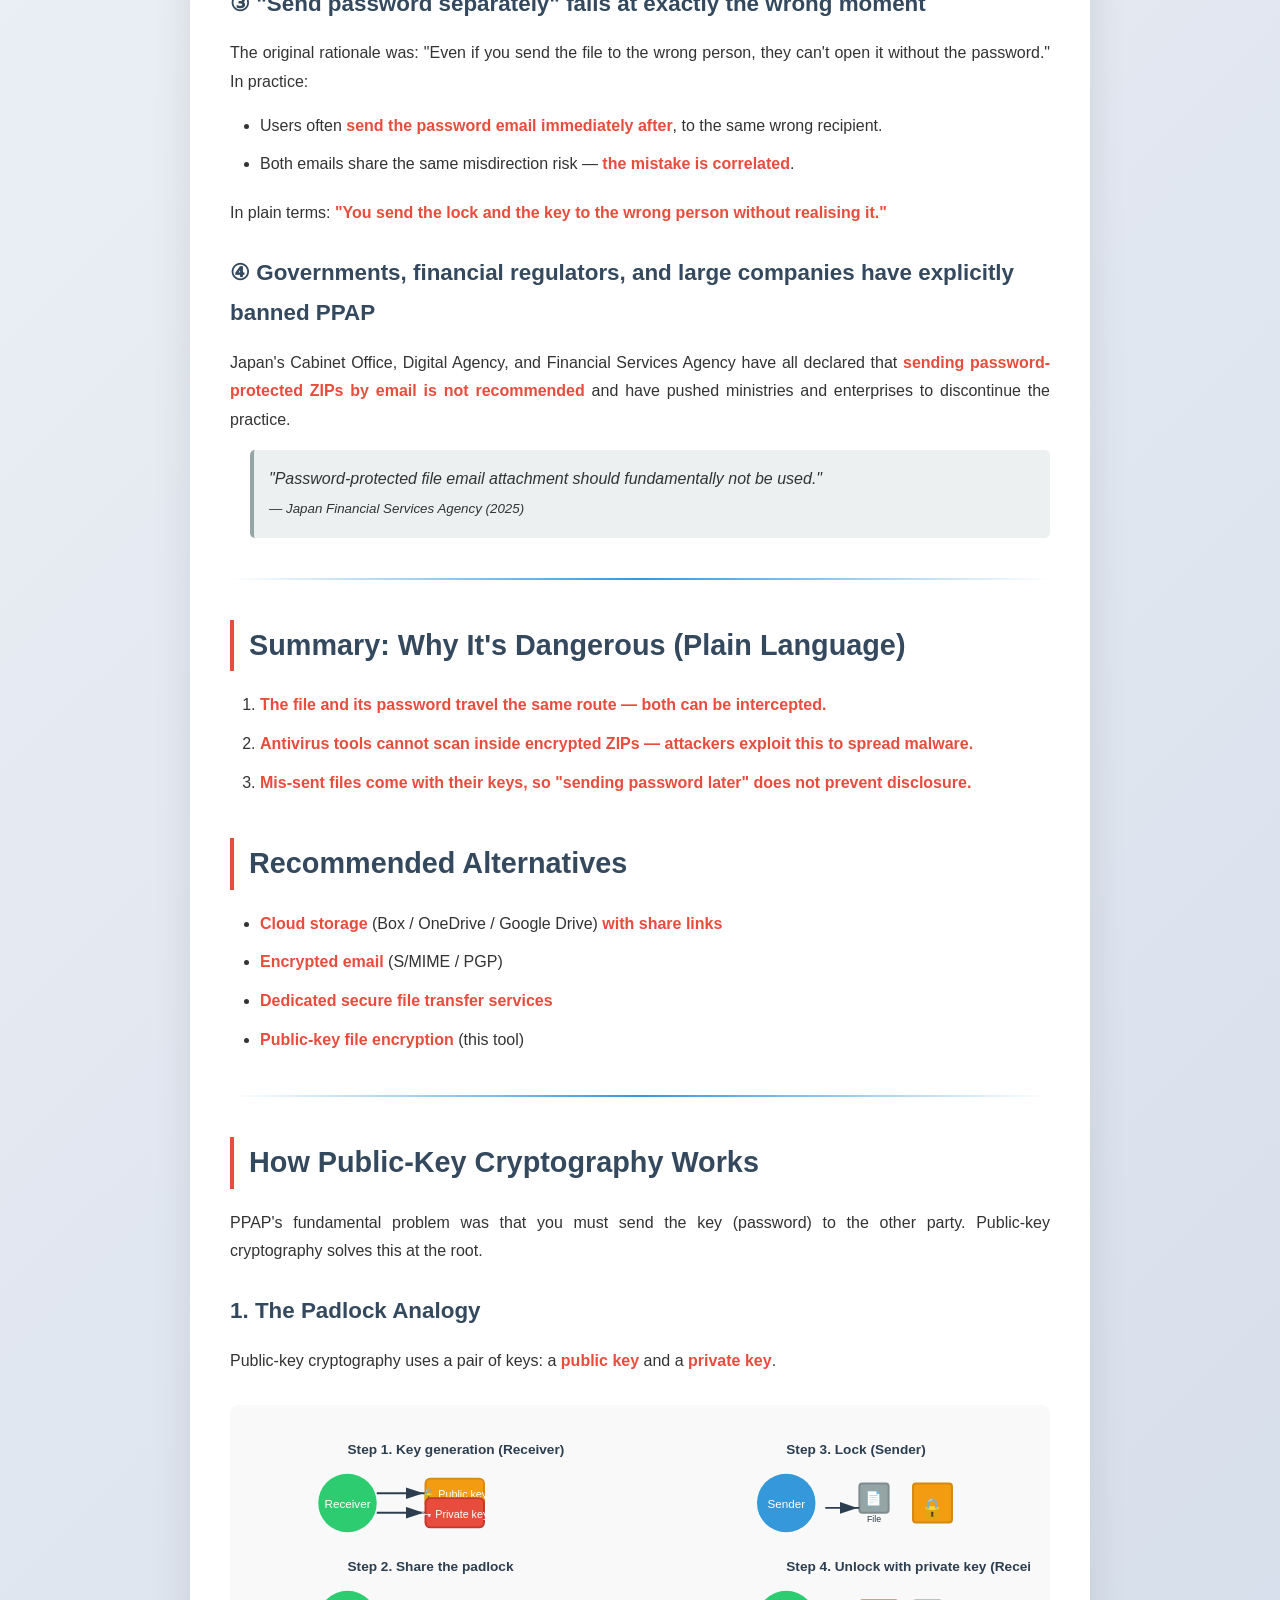
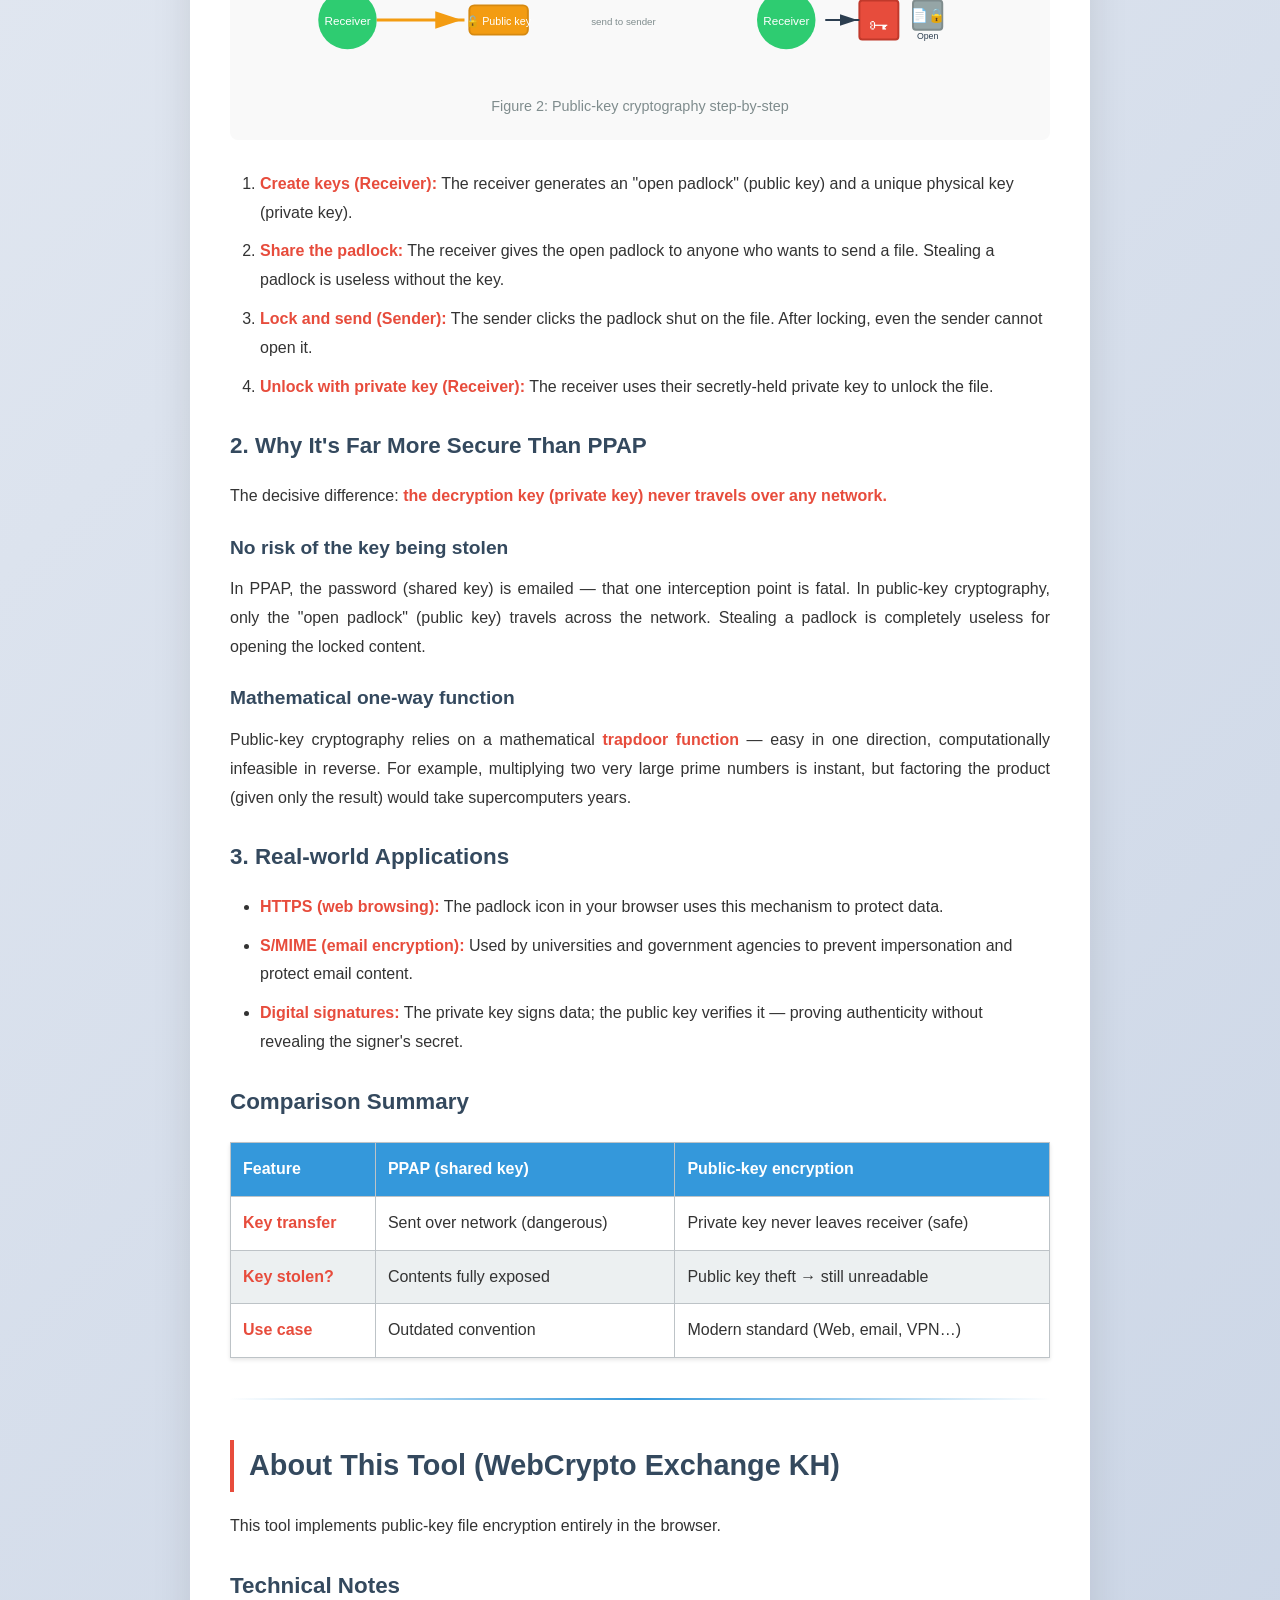
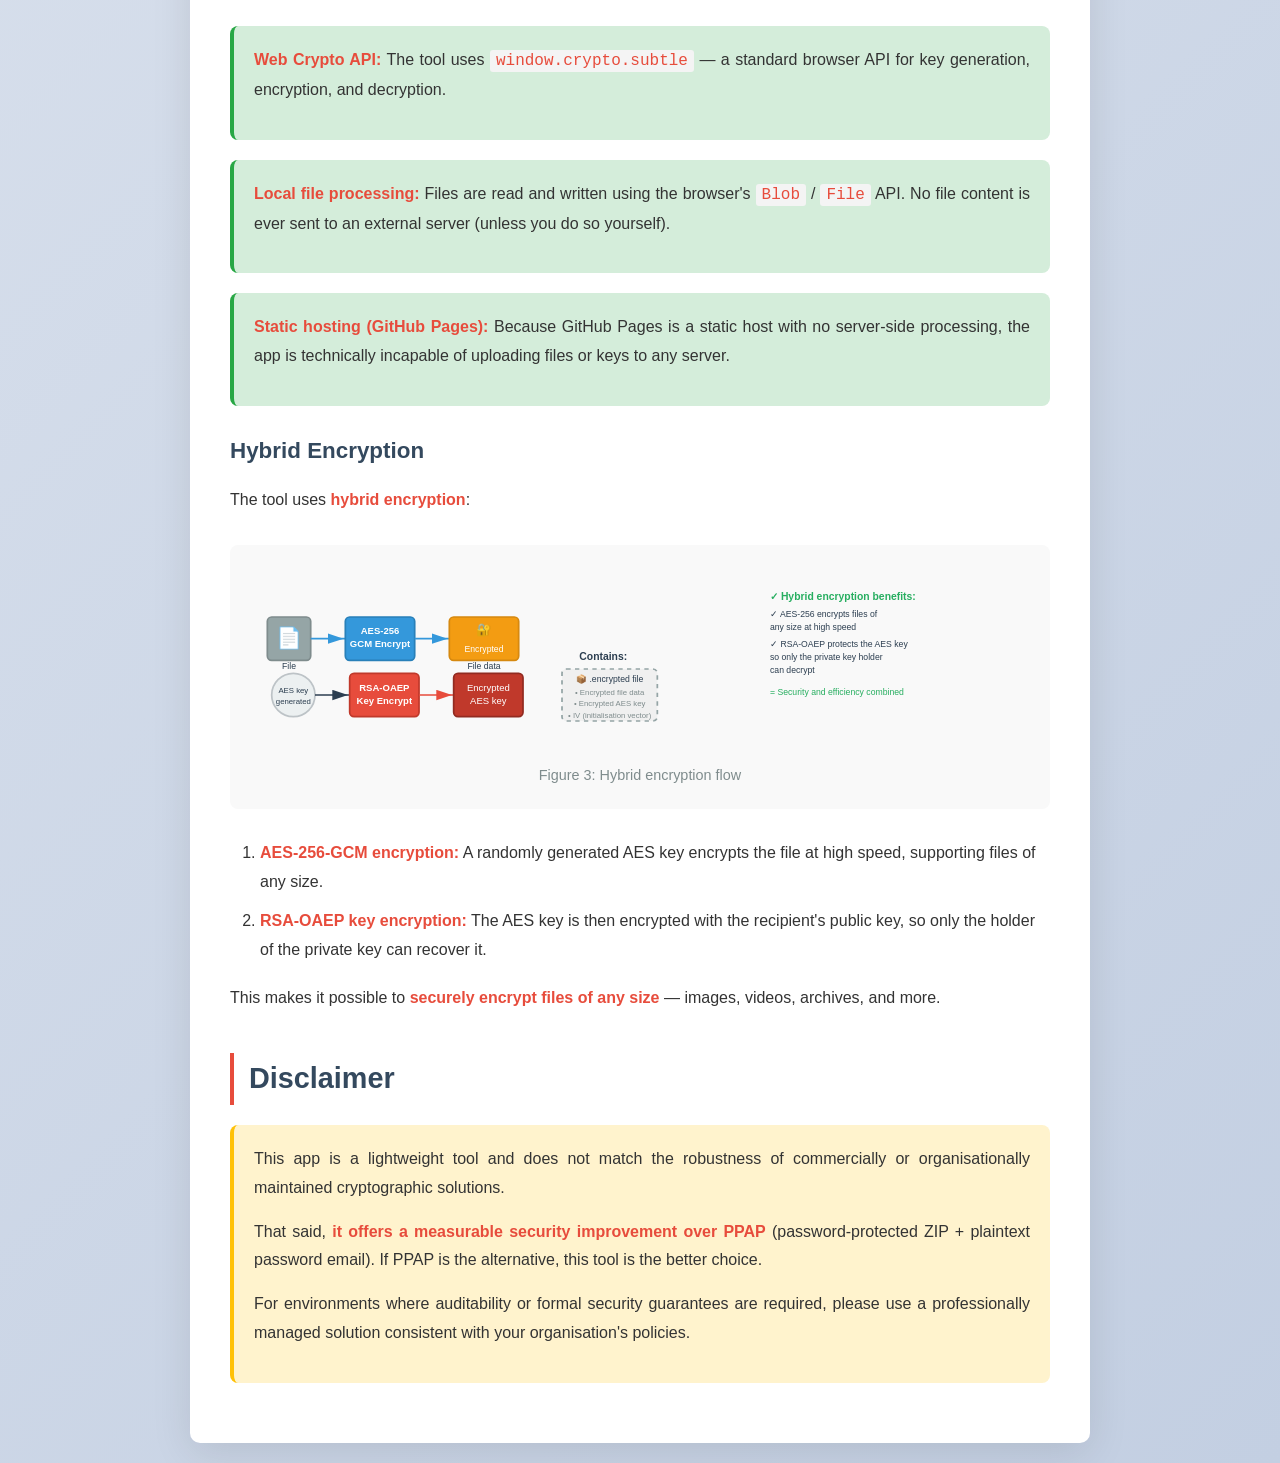
<file: internationalization/description.en.html>
<!DOCTYPE html>
<html lang="en">
<head>
    <meta charset="UTF-8">
    <meta name="viewport" content="width=device-width, initial-scale=1.0">
    <title>Safe File Encryption for Email Attachments — WebCrypto Exchange KH</title>
    <style>
        * { margin: 0; padding: 0; box-sizing: border-box; }
        body {
            font-family: -apple-system, BlinkMacSystemFont, 'Segoe UI', sans-serif;
            line-height: 1.8; color: #333;
            background: linear-gradient(135deg, #f5f7fa 0%, #c3cfe2 100%);
            min-height: 100vh; padding: 20px;
        }
        .container { max-width: 900px; margin: 0 auto; background: white; border-radius: 10px;
            box-shadow: 0 10px 40px rgba(0,0,0,0.1); padding: 40px; }
        h1 { color: #2c3e50; font-size: 2.2em; margin-bottom: 30px;
            border-bottom: 3px solid #3498db; padding-bottom: 20px; }
        h2 { color: #34495e; font-size: 1.8em; margin-top: 40px; margin-bottom: 20px;
            padding-left: 15px; border-left: 4px solid #e74c3c; }
        h3 { color: #34495e; font-size: 1.4em; margin-top: 25px; margin-bottom: 15px; }
        h4 { color: #34495e; font-size: 1.2em; margin-top: 20px; margin-bottom: 10px; }
        p { margin-bottom: 15px; text-align: justify; }
        strong { color: #e74c3c; font-weight: bold; }
        ul, ol { margin-left: 30px; margin-bottom: 20px; }
        li { margin-bottom: 10px; }
        a { color: #3498db; text-decoration: none; border-bottom: 1px dotted #3498db; }
        a:hover { color: #2980b9; border-bottom: 1px solid #2980b9; }
        blockquote { border-left: 4px solid #95a5a6; margin-left: 20px; padding: 15px;
            margin-bottom: 20px; background: #ecf0f1; border-radius: 5px; font-style: italic; }
        table { width: 100%; border-collapse: collapse; margin: 20px 0;
            box-shadow: 0 2px 4px rgba(0,0,0,0.1); }
        th, td { border: 1px solid #bdc3c7; padding: 12px; text-align: left; }
        th { background-color: #3498db; color: white; font-weight: bold; }
        tr:nth-child(even) { background-color: #ecf0f1; }
        hr { border: none; height: 2px;
            background: linear-gradient(to right, transparent, #3498db, transparent);
            margin: 40px 0; }
        .intro { background: #e8f4f8; padding: 20px; border-radius: 8px;
            margin-bottom: 30px; border-left: 4px solid #3498db; }
        .warning { background: #fff3cd; padding: 20px; border-radius: 8px;
            margin: 20px 0; border-left: 4px solid #ffc107; }
        .note { background: #d4edda; padding: 20px; border-radius: 8px;
            margin: 20px 0; border-left: 4px solid #28a745; }
        code { background: #f4f4f4; padding: 2px 6px; border-radius: 3px;
            font-family: 'Courier New', monospace; color: #e74c3c; }
        @media (max-width: 768px) {
            .container { padding: 20px; }
            h1 { font-size: 1.8em; } h2 { font-size: 1.5em; }
            table { font-size: 0.9em; } th, td { padding: 8px; }
        }
    </style>
</head>
<body>
<div class="container">
    <h1>Safe Encryption of Email Attachments</h1>

    <div class="intro">
        <p>Sending a password-protected ZIP file and then emailing the password in a separate message is a practice known in Japan as <strong>"PPAP"</strong> (Password-protected ZIP → Password sent → Ango-ka / Encryption → Protocol).</p>
        <p>Today, many government agencies and companies have <strong>abolished PPAP</strong>, recognising that it provides virtually no security benefit and in fact increases risk.</p>
    </div>

    <h2>Why "Password-ZIP + Plain-text Password" is Dangerous</h2>
    <p style="margin-top:-10px;font-size:0.95em;color:#7f8c8d;">(The reason universities and public agencies are phasing it out)</p>

    <figure style="text-align:center;margin:30px 0;padding:20px;background:#f9f9f9;border-radius:8px;">
        <svg viewBox="0 0 600 200" style="max-width:100%;height:auto;">
            <text x="150" y="25" font-size="16" font-weight="bold" text-anchor="middle" fill="#e74c3c">❌ PPAP (Dangerous)</text>
            <circle cx="50" cy="100" r="25" fill="#3498db"/>
            <text x="50" y="105" font-size="12" text-anchor="middle" fill="white">Sender</text>
            <circle cx="250" cy="100" r="25" fill="#2ecc71"/>
            <text x="250" y="105" font-size="12" text-anchor="middle" fill="white">Receiver</text>
            <path d="M 75 80 L 225 80" stroke="#e74c3c" stroke-width="3" fill="none" marker-end="url(#aR)"/>
            <text x="150" y="77" font-size="11" text-anchor="middle" fill="#c0392b">🔓 ZIP file</text>
            <text x="150" y="90" font-size="10" text-anchor="middle" fill="#c0392b">intercepted</text>
            <path d="M 75 120 L 225 120" stroke="#e74c3c" stroke-width="3" fill="none" marker-end="url(#aR)"/>
            <text x="150" y="117" font-size="11" text-anchor="middle" fill="#c0392b">🔑 Password</text>
            <text x="150" y="130" font-size="10" text-anchor="middle" fill="#c0392b">same route — also intercepted</text>
            <text x="150" y="165" font-size="11" text-anchor="middle" fill="#e74c3c">⚠️ Attacker gets both — contents fully exposed!</text>

            <text x="450" y="25" font-size="16" font-weight="bold" text-anchor="middle" fill="#27ae60">✓ Public-Key (Safe)</text>
            <circle cx="350" cy="100" r="25" fill="#3498db"/>
            <text x="350" y="105" font-size="12" text-anchor="middle" fill="white">Sender</text>
            <circle cx="550" cy="100" r="25" fill="#2ecc71"/>
            <text x="550" y="105" font-size="12" text-anchor="middle" fill="white">Receiver</text>
            <path d="M 390 85 L 525 85" stroke="#27ae60" stroke-width="2" stroke-dasharray="5,5" fill="none" marker-start="url(#aG)"/>
            <text x="450" y="82" font-size="9" text-anchor="middle" fill="#27ae60">🔓 Public key (safe to share)</text>
            <path d="M 375 115 L 525 115" stroke="#f39c12" stroke-width="3" fill="none" marker-end="url(#aO)"/>
            <text x="450" y="112" font-size="11" text-anchor="middle" fill="#d68910">🔐 Encrypted file</text>
            <text x="450" y="125" font-size="10" text-anchor="middle" fill="#d68910">unreadable without private key</text>
            <text x="450" y="165" font-size="11" text-anchor="middle" fill="#27ae60">✓ Private key never leaves the receiver</text>
            <defs>
                <marker id="aR" markerWidth="10" markerHeight="10" refX="10" refY="3" orient="auto" markerUnits="strokeWidth"><path d="M1,0 L1,6 L10,3 z" fill="#e74c3c"/></marker>
                <marker id="aG" markerWidth="10" markerHeight="10" refX="10" refY="3" orient="auto" markerUnits="strokeWidth"><path d="M9,0 L9,6 L0,3 z" fill="#27ae60"/></marker>
                <marker id="aO" markerWidth="10" markerHeight="10" refX="10" refY="3" orient="auto" markerUnits="strokeWidth"><path d="M1,0 L1,6 L10,3 z" fill="#f39c12"/></marker>
            </defs>
        </svg>
        <figcaption style="font-size:0.9em;color:#7f8c8d;margin-top:15px;">Figure 1: PPAP vs. Public-key encryption</figcaption>
    </figure>

    <h3>① Both file and password travel the same route — so both can be stolen</h3>
    <p>The core problem is simple: <strong>the thief watches the same road twice.</strong></p>
    <ul>
        <li><strong>Email 1 (file):</strong> Potentially intercepted by an attacker.</li>
        <li><strong>Email 2 (password):</strong> Sent over exactly the same network and servers — equally vulnerable.</li>
    </ul>
    <p>It's like locking your front door (Email 1), then leaving the key under the mat right in front of the same door (Email 2), while the thief watches from behind. Japan's <strong>IPA (Information-technology Promotion Agency)</strong> explicitly warns that sending both over the same channel provides no meaningful protection.</p>

    <div class="warning">
        <p><strong>Warning from public authorities:</strong> "Sending both over the same route provides no eavesdropping protection."</p>
        <p>If an attacker can intercept your email, <strong>both the encrypted file and the password are stolen simultaneously — and decryption is trivial.</strong></p>
        <p style="font-size:0.9em;margin-top:10px;">References: <a href="https://business.ntt-west.co.jp/bizclip/articles/bcl00163-057.html" target="_blank">NTT West</a>, <a href="https://www.ntt.com/bizon/ppap-caution.html" target="_blank">NTT</a></p>
    </div>

    <h3>② ZIP's encryption is weak — short passwords are cracked in minutes</h3>
    <p>Most Windows environments use <strong>ZipCrypto</strong>, a legacy algorithm widely considered broken. Brute-force attacks can crack <strong>short passwords in minutes to days</strong>. This is inadequate for research data or personal information.</p>

    <h3>③ "Send password separately" fails at exactly the wrong moment</h3>
    <p>The original rationale was: "Even if you send the file to the wrong person, they can't open it without the password." In practice:</p>
    <ul>
        <li>Users often <strong>send the password email immediately after</strong>, to the same wrong recipient.</li>
        <li>Both emails share the same misdirection risk — <strong>the mistake is correlated</strong>.</li>
    </ul>
    <p>In plain terms: <strong>"You send the lock and the key to the wrong person without realising it."</strong></p>

    <h3>④ Governments, financial regulators, and large companies have explicitly banned PPAP</h3>
    <p>Japan's Cabinet Office, Digital Agency, and Financial Services Agency have all declared that <strong>sending password-protected ZIPs by email is not recommended</strong> and have pushed ministries and enterprises to discontinue the practice.</p>
    <blockquote>
        "Password-protected file email attachment should fundamentally not be used."
        <br><small>— Japan Financial Services Agency (2025)</small>
    </blockquote>

    <hr>

    <h2>Summary: Why It's Dangerous (Plain Language)</h2>
    <ol>
        <li><strong>The file and its password travel the same route — both can be intercepted.</strong></li>
        <li><strong>Antivirus tools cannot scan inside encrypted ZIPs — attackers exploit this to spread malware.</strong></li>
        <li><strong>Mis-sent files come with their keys, so "sending password later" does not prevent disclosure.</strong></li>
    </ol>

    <h2>Recommended Alternatives</h2>
    <ul>
        <li><strong>Cloud storage</strong> (Box / OneDrive / Google Drive) <strong>with share links</strong></li>
        <li><strong>Encrypted email</strong> (S/MIME / PGP)</li>
        <li><strong>Dedicated secure file transfer services</strong></li>
        <li><strong>Public-key file encryption</strong> (this tool)</li>
    </ul>

    <hr>

    <h2>How Public-Key Cryptography Works</h2>
    <p>PPAP's fundamental problem was that you must send the key (password) to the other party. Public-key cryptography solves this at the root.</p>

    <h3>1. The Padlock Analogy</h3>
    <p>Public-key cryptography uses a pair of keys: a <strong>public key</strong> and a <strong>private key</strong>.</p>

    <figure style="text-align: center; margin: 30px 0; padding: 20px; background: #f9f9f9; border-radius: 8px;">
        <svg viewBox="0 0 800 250" style="max-width: 100%; height: auto;">
            <!-- Receiver generates key pair -->
            <text x="100" y="30" font-size="14" font-weight="bold" fill="#2c3e50">Step 1. Key generation (Receiver)</text>
            <circle cx="100" cy="80" r="30" fill="#2ecc71"/>
            <text x="100" y="85" font-size="12" text-anchor="middle" fill="white">Receiver</text>
            <path d="M 130 70 L 180 70" stroke="#2c3e50" stroke-width="2" fill="none" marker-end="url(#arrowDark)"/>
            <rect x="180" y="55" width="60" height="30" rx="5" fill="#f39c12" stroke="#d68910" stroke-width="2"/>
            <text x="210" y="75" font-size="11" text-anchor="middle" fill="white">🔓 Public key</text>
            <path d="M 130 90 L 180 90" stroke="#2c3e50" stroke-width="2" fill="none" marker-end="url(#arrowDark)"/>
            <rect x="180" y="75" width="60" height="30" rx="5" fill="#e74c3c" stroke="#c0392b" stroke-width="2"/>
            <text x="210" y="95" font-size="11" text-anchor="middle" fill="white">🗝 Private key</text>
            
            <!-- Distribute public key -->
            <text x="100" y="150" font-size="14" font-weight="bold" fill="#2c3e50">Step 2. Share the padlock</text>
            <circle cx="100" cy="200" r="30" fill="#2ecc71"/>
            <text x="100" y="205" font-size="12" text-anchor="middle" fill="white">Receiver</text>
            <path d="M 130 200 L 220 200" stroke="#f39c12" stroke-width="3" fill="none" marker-end="url(#arrowOrange)"/>
            <rect x="225" y="185" width="60" height="30" rx="5" fill="#f39c12" stroke="#d68910" stroke-width="2"/>
            <text x="255" y="205" font-size="11" text-anchor="middle" fill="white">🔓 Public key</text>
            <text x="350" y="205" font-size="10" fill="#7f8c8d">send to sender</text>
            
            <!-- Sender encrypts file -->
            <text x="550" y="30" font-size="14" font-weight="bold" fill="#2c3e50">Step 3. Lock (Sender)</text>
            <circle cx="550" cy="80" r="30" fill="#3498db"/>
            <text x="550" y="85" font-size="12" text-anchor="middle" fill="white">Sender</text>
            
            <rect x="625" y="60" width="30" height="30" rx="3" fill="#95a5a6" stroke="#7f8c8d" stroke-width="2"/>
            <text x="640" y="80" font-size="14" text-anchor="middle" fill="white">📄</text>
            <text x="640" y="100" font-size="9" text-anchor="middle" fill="#2c3e50">File</text>
            
            <path d="M 590 85 L 625 85" stroke="#2c3e50" stroke-width="2" fill="none" marker-end="url(#arrowDark)"/>
            
            <rect x="680" y="60" width="40" height="40" rx="3" fill="#f39c12" stroke="#d68910" stroke-width="2"/>
            <text x="700" y="92" font-size="20" text-anchor="middle" fill="white">🔒</text>
            
            <!-- Receiver decrypts -->
            <text x="550" y="150" font-size="14" font-weight="bold" fill="#2c3e50">Step 4. Unlock with private key (Receiver)</text>
            <circle cx="550" cy="200" r="30" fill="#2ecc71"/>
            <text x="550" y="205" font-size="12" text-anchor="middle" fill="white">Receiver</text>
            
            <rect x="625" y="180" width="40" height="40" rx="3" fill="#e74c3c" stroke="#c0392b" stroke-width="2"/>
            <text x="645" y="212" font-size="20" text-anchor="middle" fill="white">🗝</text>
            
            <path d="M 590 200 L 625 200" stroke="#2c3e50" stroke-width="2" fill="none" marker-end="url(#arrowDark)"/>
            
            <rect x="680" y="180" width="30" height="30" rx="3" fill="#95a5a6" stroke="#7f8c8d" stroke-width="2"/>
            <text x="695" y="200" font-size="14" text-anchor="middle" fill="white">📄️🔒</text>
            <text x="695" y="220" font-size="9" text-anchor="middle" fill="#2c3e50">Open</text>
            
            <defs>
                <marker id="arrowDark" markerWidth="10" markerHeight="10" refX="10" refY="3" orient="auto" markerUnits="strokeWidth"><path d="M0,0 L0,6 L9,3 z" fill="#2c3e50"/></marker>
                <marker id="arrowOrange" markerWidth="10" markerHeight="10" refX="10" refY="3" orient="auto" markerUnits="strokeWidth"><path d="M0,0 L0,6 L9,3 z" fill="#f39c12"/></marker>
            </defs>
        </svg>
        <figcaption style="font-size:0.9em;color:#7f8c8d;margin-top:15px;">Figure 2: Public-key cryptography step-by-step</figcaption>
    </figure>

    <ol>
        <li><strong>Create keys (Receiver):</strong> The receiver generates an "open padlock" (public key) and a unique physical key (private key).</li>
        <li><strong>Share the padlock:</strong> The receiver gives the open padlock to anyone who wants to send a file. Stealing a padlock is useless without the key.</li>
        <li><strong>Lock and send (Sender):</strong> The sender clicks the padlock shut on the file. After locking, even the sender cannot open it.</li>
        <li><strong>Unlock with private key (Receiver):</strong> The receiver uses their secretly-held private key to unlock the file.</li>
    </ol>

    <h3>2. Why It's Far More Secure Than PPAP</h3>
    <p>The decisive difference: <strong>the decryption key (private key) never travels over any network.</strong></p>

    <h4>No risk of the key being stolen</h4>
    <p>In PPAP, the password (shared key) is emailed — that one interception point is fatal. In public-key cryptography, only the "open padlock" (public key) travels across the network. Stealing a padlock is completely useless for opening the locked content.</p>

    <h4>Mathematical one-way function</h4>
    <p>Public-key cryptography relies on a mathematical <strong>trapdoor function</strong> — easy in one direction, computationally infeasible in reverse. For example, multiplying two very large prime numbers is instant, but factoring the product (given only the result) would take supercomputers years.</p>

    <h3>3. Real-world Applications</h3>
    <ul>
        <li><strong>HTTPS (web browsing):</strong> The padlock icon in your browser uses this mechanism to protect data.</li>
        <li><strong>S/MIME (email encryption):</strong> Used by universities and government agencies to prevent impersonation and protect email content.</li>
        <li><strong>Digital signatures:</strong> The private key signs data; the public key verifies it — proving authenticity without revealing the signer's secret.</li>
    </ul>

    <h3>Comparison Summary</h3>
    <table>
        <thead><tr><th>Feature</th><th>PPAP (shared key)</th><th>Public-key encryption</th></tr></thead>
        <tbody>
            <tr><td><strong>Key transfer</strong></td><td>Sent over network (dangerous)</td><td>Private key never leaves receiver (safe)</td></tr>
            <tr><td><strong>Key stolen?</strong></td><td>Contents fully exposed</td><td>Public key theft → still unreadable</td></tr>
            <tr><td><strong>Use case</strong></td><td>Outdated convention</td><td>Modern standard (Web, email, VPN…)</td></tr>
        </tbody>
    </table>

    <hr>

    <h2>About This Tool (WebCrypto Exchange KH)</h2>
    <p>This tool implements public-key file encryption entirely in the browser.</p>

    <h3>Technical Notes</h3>
    <div class="note">
        <p><strong>Web Crypto API:</strong> The tool uses <code>window.crypto.subtle</code> — a standard browser API for key generation, encryption, and decryption.</p>
    </div>
    <div class="note">
        <p><strong>Local file processing:</strong> Files are read and written using the browser's <code>Blob</code> / <code>File</code> API. No file content is ever sent to an external server (unless you do so yourself).</p>
    </div>
    <div class="note">
        <p><strong>Static hosting (GitHub Pages):</strong> Because GitHub Pages is a static host with no server-side processing, the app is technically incapable of uploading files or keys to any server.</p>
    </div>

    <h3>Hybrid Encryption</h3>
    <p>The tool uses <strong>hybrid encryption</strong>:</p>

    <figure style="text-align:center;margin:30px 0;padding:20px;background:#f9f9f9;border-radius:8px;">
        <svg viewBox="0 0 900 200" style="max-width:100%;height:auto;">
            <rect x="20" y="60" width="50" height="50" rx="5" fill="#95a5a6" stroke="#7f8c8d" stroke-width="2"/>
            <text x="45" y="92" font-size="24" text-anchor="middle" fill="white">📄</text>
            <text x="45" y="120" font-size="10" text-anchor="middle" fill="#2c3e50">File</text>
            <path d="M 70 85 L 110 85" stroke="#3498db" stroke-width="2" fill="none" marker-end="url(#aBl3)"/>
            <rect x="110" y="60" width="80" height="50" rx="5" fill="#3498db" stroke="#2980b9" stroke-width="2"/>
            <text x="150" y="80" font-size="11" font-weight="bold" text-anchor="middle" fill="white">AES-256</text>
            <text x="150" y="95" font-size="11" font-weight="bold" text-anchor="middle" fill="white">GCM Encrypt</text>
            <path d="M 190 85 L 230 85" stroke="#3498db" stroke-width="2" fill="none" marker-end="url(#aBl3)"/>
            <rect x="230" y="60" width="80" height="50" rx="5" fill="#f39c12" stroke="#d68910" stroke-width="2"/>
            <text x="270" y="80" font-size="14" text-anchor="middle" fill="white">🔐</text>
            <text x="270" y="100" font-size="10" text-anchor="middle" fill="white">Encrypted</text>
            <text x="270" y="120" font-size="10" text-anchor="middle" fill="#2c3e50">File data</text>
            <circle cx="50" cy="150" r="25" fill="#ecf0f1" stroke="#bdc3c7" stroke-width="2"/>
            <text x="50" y="148" font-size="9" text-anchor="middle" fill="#2c3e50">AES key</text>
            <text x="50" y="160" font-size="9" text-anchor="middle" fill="#2c3e50">generated</text>
            <path d="M 75 150 L 115 150" stroke="#2c3e50" stroke-width="2" fill="none" marker-end="url(#aD3)"/>
            <rect x="115" y="125" width="80" height="50" rx="5" fill="#e74c3c" stroke="#c0392b" stroke-width="2"/>
            <text x="155" y="145" font-size="11" font-weight="bold" text-anchor="middle" fill="white">RSA-OAEP</text>
            <text x="155" y="160" font-size="11" font-weight="bold" text-anchor="middle" fill="white">Key Encrypt</text>
            <path d="M 195 150 L 235 150" stroke="#e74c3c" stroke-width="2" fill="none" marker-end="url(#aRd3)"/>
            <rect x="235" y="125" width="80" height="50" rx="5" fill="#c0392b" stroke="#922b21" stroke-width="2"/>
            <text x="275" y="145" font-size="11" text-anchor="middle" fill="white">Encrypted</text>
            <text x="275" y="160" font-size="11" text-anchor="middle" fill="white">AES key</text>
            <text x="380" y="110" font-size="12" font-weight="bold" fill="#2c3e50">Contains:</text>
            <rect x="360" y="120" width="110" height="60" rx="5" fill="#f0f0f0" stroke="#95a5a6" stroke-width="2" stroke-dasharray="5,5"/>
            <text x="415" y="135" font-size="10" text-anchor="middle" fill="#2c3e50">📦 .encrypted file</text>
            <text x="415" y="150" font-size="9" text-anchor="middle" fill="#7f8c8d">• Encrypted file data</text>
            <text x="415" y="163" font-size="9" text-anchor="middle" fill="#7f8c8d">• Encrypted AES key</text>
            <text x="415" y="176" font-size="9" text-anchor="middle" fill="#7f8c8d">• IV (initialisation vector)</text>
            <text x="600" y="40" font-size="12" font-weight="bold" fill="#27ae60">✓ Hybrid encryption benefits:</text>
            <text x="600" y="60" font-size="10" fill="#2c3e50">✓ AES-256 encrypts files of</text>
            <text x="600" y="75" font-size="10" fill="#2c3e50">  any size at high speed</text>
            <text x="600" y="95" font-size="10" fill="#2c3e50">✓ RSA-OAEP protects the AES key</text>
            <text x="600" y="110" font-size="10" fill="#2c3e50">  so only the private key holder</text>
            <text x="600" y="125" font-size="10" fill="#2c3e50">  can decrypt</text>
            <text x="600" y="150" font-size="10" fill="#27ae60">= Security and efficiency combined</text>
            <defs>
                <marker id="aBl3" markerWidth="10" markerHeight="10" refX="10" refY="3" orient="auto" markerUnits="strokeWidth"><path d="M0,0 L0,6 L9,3 z" fill="#3498db"/></marker>
                <marker id="aRd3" markerWidth="10" markerHeight="10" refX="10" refY="3" orient="auto" markerUnits="strokeWidth"><path d="M0,0 L0,6 L9,3 z" fill="#e74c3c"/></marker>
                <marker id="aD3" markerWidth="10" markerHeight="10" refX="10" refY="3" orient="auto" markerUnits="strokeWidth"><path d="M0,0 L0,6 L9,3 z" fill="#2c3e50"/></marker>
            </defs>
        </svg>
        <figcaption style="font-size:0.9em;color:#7f8c8d;margin-top:15px;">Figure 3: Hybrid encryption flow</figcaption>
    </figure>

    <ol>
        <li><strong>AES-256-GCM encryption:</strong> A randomly generated AES key encrypts the file at high speed, supporting files of any size.</li>
        <li><strong>RSA-OAEP key encryption:</strong> The AES key is then encrypted with the recipient's public key, so only the holder of the private key can recover it.</li>
    </ol>
    <p>This makes it possible to <strong>securely encrypt files of any size</strong> — images, videos, archives, and more.</p>

    <h2>Disclaimer</h2>
    <div class="warning">
        <p>This app is a lightweight tool and does not match the robustness of commercially or organisationally maintained cryptographic solutions.</p>
        <p>That said, <strong>it offers a measurable security improvement over PPAP</strong> (password-protected ZIP + plaintext password email). If PPAP is the alternative, this tool is the better choice.</p>
        <p>For environments where auditability or formal security guarantees are required, please use a professionally managed solution consistent with your organisation's policies.</p>
    </div>
</div>
</body>
</html>
</file>
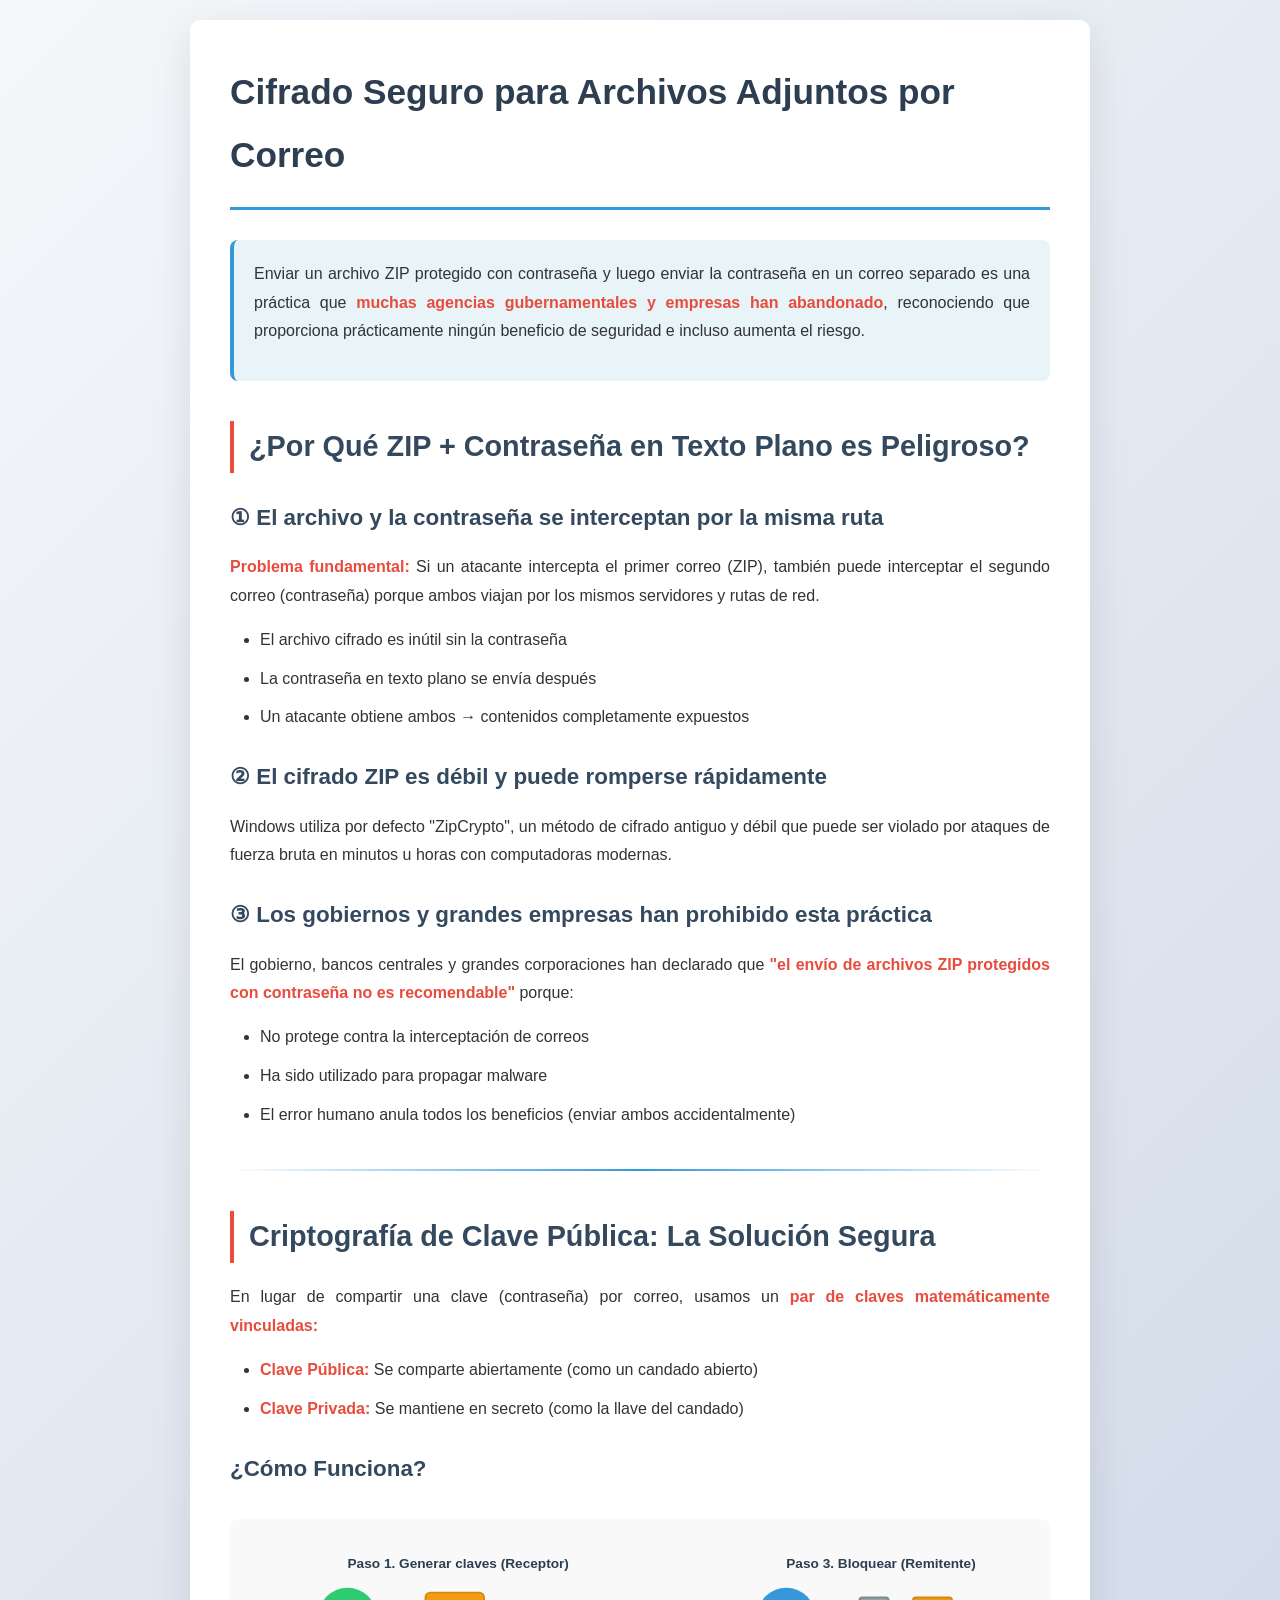
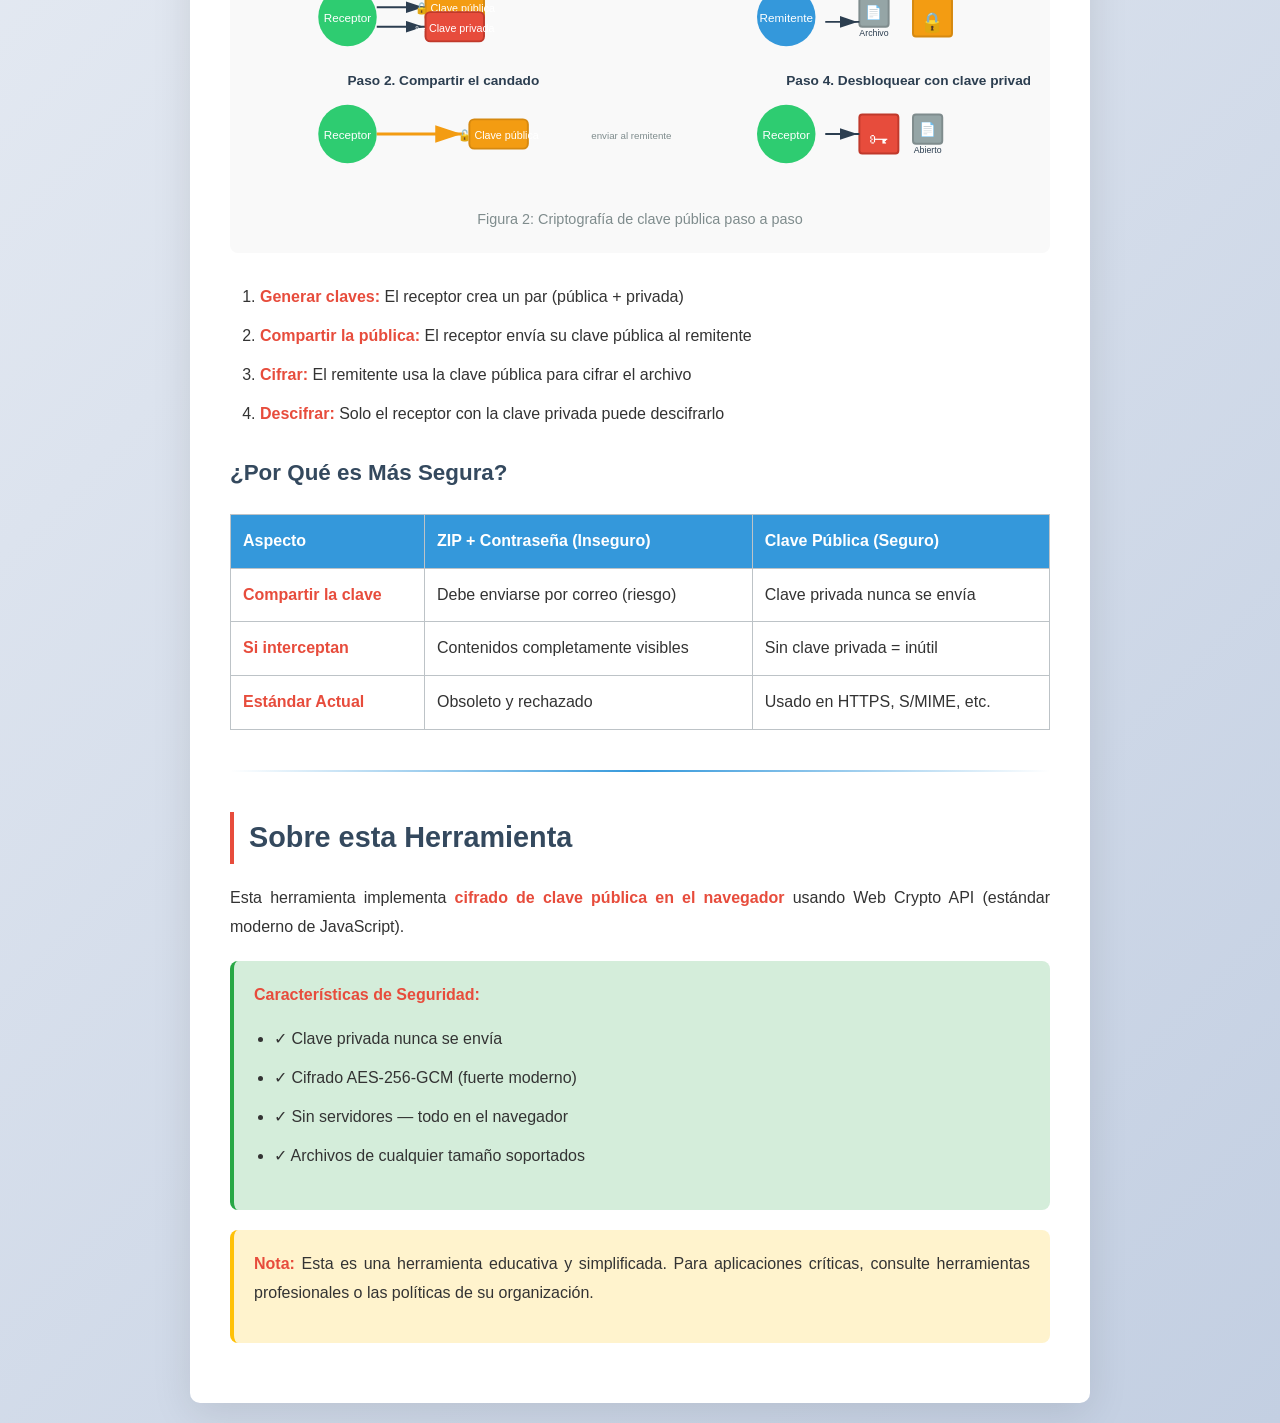
<file: internationalization/description.es.html>
<!DOCTYPE html>
<html lang="es">
<head>
    <meta charset="UTF-8">
    <meta name="viewport" content="width=device-width, initial-scale=1.0">
    <title>Cifrado Seguro de Archivos Adjuntos por Correo — WebCrypto Exchange KH</title>
    <style>
        * { margin: 0; padding: 0; box-sizing: border-box; }
        body {
            font-family: -apple-system, BlinkMacSystemFont, 'Segoe UI', sans-serif;
            line-height: 1.8; color: #333;
            background: linear-gradient(135deg, #f5f7fa 0%, #c3cfe2 100%);
            min-height: 100vh; padding: 20px;
        }
        .container { max-width: 900px; margin: 0 auto; background: white; border-radius: 10px;
            box-shadow: 0 10px 40px rgba(0,0,0,0.1); padding: 40px; }
        h1 { color: #2c3e50; font-size: 2.2em; margin-bottom: 30px;
            border-bottom: 3px solid #3498db; padding-bottom: 20px; }
        h2 { color: #34495e; font-size: 1.8em; margin-top: 40px; margin-bottom: 20px;
            padding-left: 15px; border-left: 4px solid #e74c3c; }
        h3 { color: #34495e; font-size: 1.4em; margin-top: 25px; margin-bottom: 15px; }
        p { margin-bottom: 15px; text-align: justify; }
        strong { color: #e74c3c; font-weight: bold; }
        ul, ol { margin-left: 30px; margin-bottom: 20px; }
        li { margin-bottom: 10px; }
        a { color: #3498db; text-decoration: none; border-bottom: 1px dotted #3498db; }
        a:hover { color: #2980b9; border-bottom: 1px solid #2980b9; }
        .intro { background: #e8f4f8; padding: 20px; border-radius: 8px;
            margin-bottom: 30px; border-left: 4px solid #3498db; }
        .warning { background: #fff3cd; padding: 20px; border-radius: 8px;
            margin: 20px 0; border-left: 4px solid #ffc107; }
        .note { background: #d4edda; padding: 20px; border-radius: 8px;
            margin: 20px 0; border-left: 4px solid #28a745; }
        table { width: 100%; border-collapse: collapse; margin: 20px 0; }
        th, td { border: 1px solid #bdc3c7; padding: 12px; text-align: left; }
        th { background-color: #3498db; color: white; font-weight: bold; }
        code { background: #f4f4f4; padding: 2px 6px; border-radius: 3px;
            font-family: 'Courier New', monospace; color: #e74c3c; }
        @media (max-width: 768px) {
            .container { padding: 20px; }
            h1 { font-size: 1.8em; } h2 { font-size: 1.5em; }
        }
    </style>
</head>
<body>
<div class="container">
    <h1>Cifrado Seguro para Archivos Adjuntos por Correo</h1>

    <div class="intro">
        <p>Enviar un archivo ZIP protegido con contraseña y luego enviar la contraseña en un correo separado es una práctica que <strong>muchas agencias gubernamentales y empresas han abandonado</strong>, reconociendo que proporciona prácticamente ningún beneficio de seguridad e incluso aumenta el riesgo.</p>
    </div>

    <h2>¿Por Qué ZIP + Contraseña en Texto Plano es Peligroso?</h2>

    <h3>① El archivo y la contraseña se interceptan por la misma ruta</h3>
    <p><strong>Problema fundamental:</strong> Si un atacante intercepta el primer correo (ZIP), también puede interceptar el segundo correo (contraseña) porque ambos viajan por los mismos servidores y rutas de red.</p>
    <ul>
        <li>El archivo cifrado es inútil sin la contraseña</li>
        <li>La contraseña en texto plano se envía después</li>
        <li>Un atacante obtiene ambos → contenidos completamente expuestos</li>
    </ul>

    <h3>② El cifrado ZIP es débil y puede romperse rápidamente</h3>
    <p>Windows utiliza por defecto "ZipCrypto", un método de cifrado antiguo y débil que puede ser violado por ataques de fuerza bruta en minutos u horas con computadoras modernas.</p>

    <h3>③ Los gobiernos y grandes empresas han prohibido esta práctica</h3>
    <p>El gobierno, bancos centrales y grandes corporaciones han declarado que <strong>"el envío de archivos ZIP protegidos con contraseña no es recomendable"</strong> porque:</p>
    <ul>
        <li>No protege contra la interceptación de correos</li>
        <li>Ha sido utilizado para propagar malware</li>
        <li>El error humano anula todos los beneficios (enviar ambos accidentalmente)</li>
    </ul>

    <hr style="margin: 40px 0; border: none; height: 2px; background: linear-gradient(to right, transparent, #3498db, transparent);">

    <h2>Criptografía de Clave Pública: La Solución Segura</h2>
    <p>En lugar de compartir una clave (contraseña) por correo, usamos un <strong>par de claves matemáticamente vinculadas:</strong></p>
    <ul>
        <li><strong>Clave Pública:</strong> Se comparte abiertamente (como un candado abierto)</li>
        <li><strong>Clave Privada:</strong> Se mantiene en secreto (como la llave del candado)</li>
    </ul>

    <h3>¿Cómo Funciona?</h3>
    <figure style="text-align: center; margin: 30px 0; padding: 20px; background: #f9f9f9; border-radius: 8px;">
        <svg viewBox="0 0 800 250" style="max-width: 100%; height: auto;">
            <!-- Receptor genera el par de claves -->
            <text x="100" y="30" font-size="14" font-weight="bold" fill="#2c3e50">Paso 1. Generar claves (Receptor)</text>
            <circle cx="100" cy="80" r="30" fill="#2ecc71"/>
            <text x="100" y="85" font-size="12" text-anchor="middle" fill="white">Receptor</text>
            <path d="M 130 70 L 180 70" stroke="#2c3e50" stroke-width="2" fill="none" marker-end="url(#arrowDark)"/>
            <rect x="180" y="55" width="60" height="30" rx="5" fill="#f39c12" stroke="#d68910" stroke-width="2"/>
            <text x="210" y="75" font-size="11" text-anchor="middle" fill="white">🔓 Clave pública</text>
            <path d="M 130 90 L 180 90" stroke="#2c3e50" stroke-width="2" fill="none" marker-end="url(#arrowDark)"/>
            <rect x="180" y="75" width="60" height="30" rx="5" fill="#e74c3c" stroke="#c0392b" stroke-width="2"/>
            <text x="210" y="95" font-size="11" text-anchor="middle" fill="white">🗝 Clave privada</text>

            <!-- Compartir la clave pública -->
            <text x="100" y="150" font-size="14" font-weight="bold" fill="#2c3e50">Paso 2. Compartir el candado</text>
            <circle cx="100" cy="200" r="30" fill="#2ecc71"/>
            <text x="100" y="205" font-size="12" text-anchor="middle" fill="white">Receptor</text>
            <path d="M 130 200 L 220 200" stroke="#f39c12" stroke-width="3" fill="none" marker-end="url(#arrowOrange)"/>
            <rect x="225" y="185" width="60" height="30" rx="5" fill="#f39c12" stroke="#d68910" stroke-width="2"/>
            <text x="255" y="205" font-size="11" text-anchor="middle" fill="white">🔓 Clave pública</text>
            <text x="350" y="205" font-size="10" fill="#7f8c8d">enviar al remitente</text>

            <!-- Emisor cifra el archivo -->
            <text x="550" y="30" font-size="14" font-weight="bold" fill="#2c3e50">Paso 3. Bloquear (Remitente)</text>
            <circle cx="550" cy="80" r="30" fill="#3498db"/>
            <text x="550" y="85" font-size="12" text-anchor="middle" fill="white">Remitente</text>

            <rect x="625" y="60" width="30" height="30" rx="3" fill="#95a5a6" stroke="#7f8c8d" stroke-width="2"/>
            <text x="640" y="80" font-size="14" text-anchor="middle" fill="white">📄</text>
            <text x="640" y="100" font-size="9" text-anchor="middle" fill="#2c3e50">Archivo</text>

            <path d="M 590 85 L 625 85" stroke="#2c3e50" stroke-width="2" fill="none" marker-end="url(#arrowDark)"/>

            <rect x="680" y="60" width="40" height="40" rx="3" fill="#f39c12" stroke="#d68910" stroke-width="2"/>
            <text x="700" y="92" font-size="20" text-anchor="middle" fill="white">🔒</text>

            <!-- Receptor descifra con su clave privada -->
            <text x="550" y="150" font-size="14" font-weight="bold" fill="#2c3e50">Paso 4. Desbloquear con clave privada (Receptor)</text>
            <circle cx="550" cy="200" r="30" fill="#2ecc71"/>
            <text x="550" y="205" font-size="12" text-anchor="middle" fill="white">Receptor</text>

            <rect x="625" y="180" width="40" height="40" rx="3" fill="#e74c3c" stroke="#c0392b" stroke-width="2"/>
            <text x="645" y="212" font-size="20" text-anchor="middle" fill="white">🗝</text>

            <path d="M 590 200 L 625 200" stroke="#2c3e50" stroke-width="2" fill="none" marker-end="url(#arrowDark)"/>

            <rect x="680" y="180" width="30" height="30" rx="3" fill="#95a5a6" stroke="#7f8c8d" stroke-width="2"/>
            <text x="695" y="200" font-size="14" text-anchor="middle" fill="white">📄</text>
            <text x="695" y="220" font-size="9" text-anchor="middle" fill="#2c3e50">Abierto</text>

            <defs>
                <marker id="arrowDark" markerWidth="10" markerHeight="10" refX="10" refY="3" orient="auto" markerUnits="strokeWidth"><path d="M0,0 L0,6 L9,3 z" fill="#2c3e50"/></marker>
                <marker id="arrowOrange" markerWidth="10" markerHeight="10" refX="10" refY="3" orient="auto" markerUnits="strokeWidth"><path d="M0,0 L0,6 L9,3 z" fill="#f39c12"/></marker>
            </defs>
        </svg>
        <figcaption style="font-size:0.9em;color:#7f8c8d;margin-top:15px;">Figura 2: Criptografía de clave pública paso a paso</figcaption>
    </figure>
    <ol>
        <li><strong>Generar claves:</strong> El receptor crea un par (pública + privada)</li>
        <li><strong>Compartir la pública:</strong> El receptor envía su clave pública al remitente</li>
        <li><strong>Cifrar:</strong> El remitente usa la clave pública para cifrar el archivo</li>
        <li><strong>Descifrar:</strong> Solo el receptor con la clave privada puede descifrarlo</li>
    </ol>

    <h3>¿Por Qué es Más Segura?</h3>
    <table>
        <thead>
            <tr>
                <th>Aspecto</th>
                <th>ZIP + Contraseña (Inseguro)</th>
                <th>Clave Pública (Seguro)</th>
            </tr>
        </thead>
        <tbody>
            <tr>
                <td><strong>Compartir la clave</strong></td>
                <td>Debe enviarse por correo (riesgo)</td>
                <td>Clave privada nunca se envía</td>
            </tr>
            <tr>
                <td><strong>Si interceptan</strong></td>
                <td>Contenidos completamente visibles</td>
                <td>Sin clave privada = inútil</td>
            </tr>
            <tr>
                <td><strong>Estándar Actual</strong></td>
                <td>Obsoleto y rechazado</td>
                <td>Usado en HTTPS, S/MIME, etc.</td>
            </tr>
        </tbody>
    </table>

    <hr style="margin: 40px 0; border: none; height: 2px; background: linear-gradient(to right, transparent, #3498db, transparent);">

    <h2>Sobre esta Herramienta</h2>
    <p>Esta herramienta implementa <strong>cifrado de clave pública en el navegador</strong> usando Web Crypto API (estándar moderno de JavaScript).</p>

    <div class="note">
        <p><strong>Características de Seguridad:</strong></p>
        <ul style="margin-left: 20px;">
            <li>✓ Clave privada nunca se envía</li>
            <li>✓ Cifrado AES-256-GCM (fuerte moderno)</li>
            <li>✓ Sin servidores — todo en el navegador</li>
            <li>✓ Archivos de cualquier tamaño soportados</li>
        </ul>
    </div>

    <div class="warning">
        <p><strong>Nota:</strong> Esta es una herramienta educativa y simplificada. Para aplicaciones críticas, consulte herramientas profesionales o las políticas de su organización.</p>
    </div>

</div>
</body>
</html>
</file>
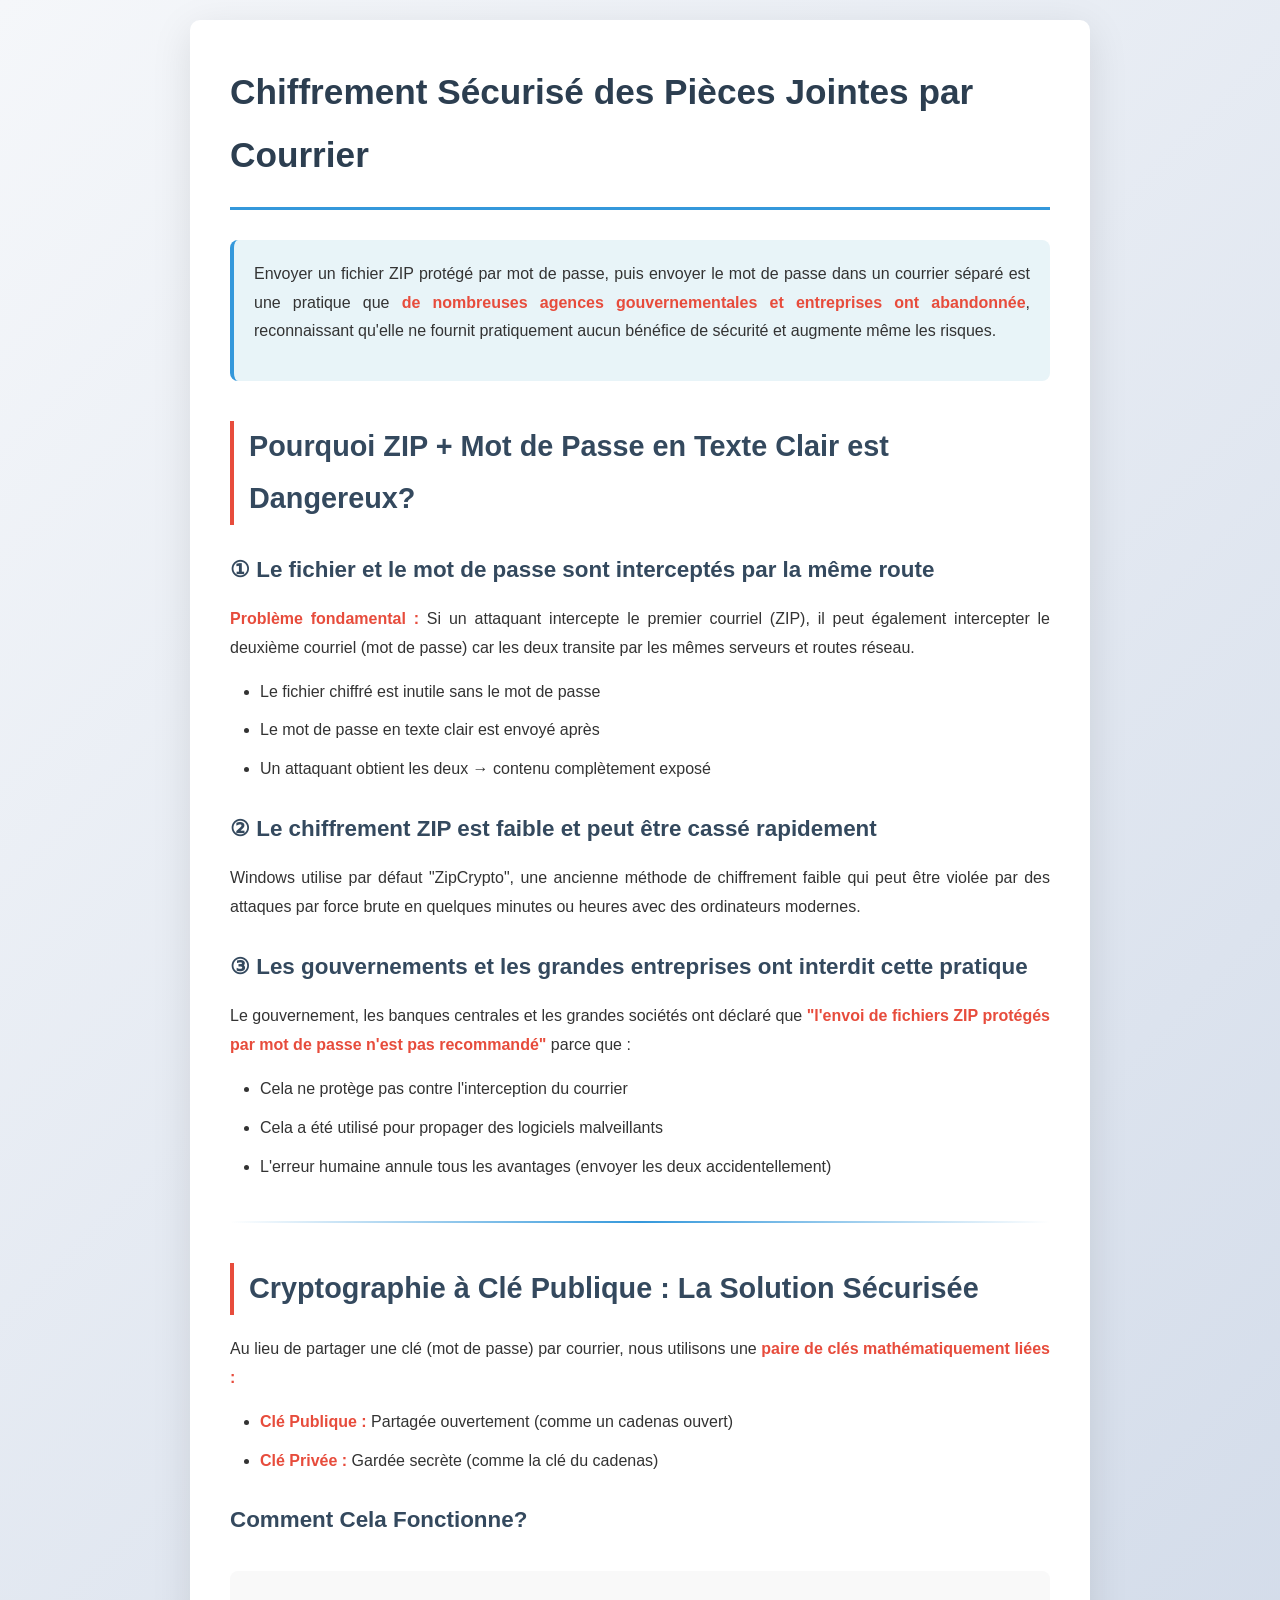
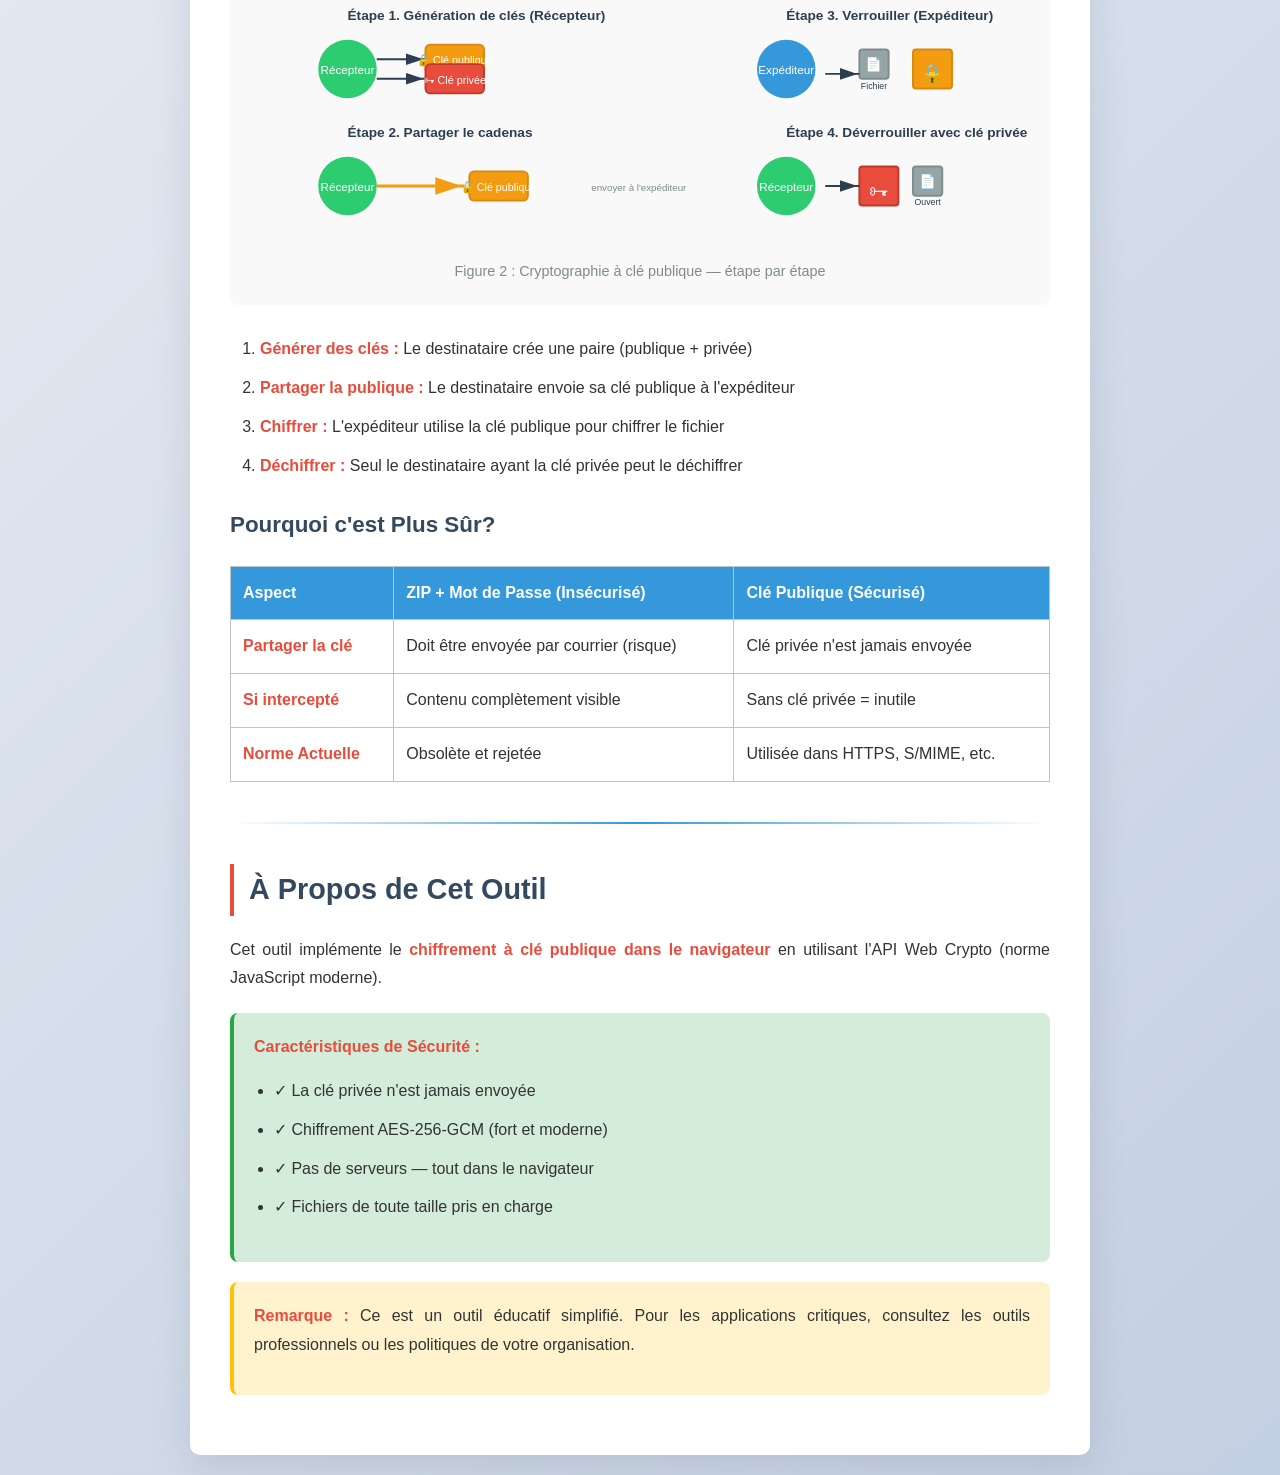
<file: internationalization/description.fr.html>
<!DOCTYPE html>
<html lang="fr">
<head>
    <meta charset="UTF-8">
    <meta name="viewport" content="width=device-width, initial-scale=1.0">
    <title>Chiffrement Sécurisé des Pièces Jointes Par Courrier — WebCrypto Exchange KH</title>
    <style>
        * { margin: 0; padding: 0; box-sizing: border-box; }
        body {
            font-family: -apple-system, BlinkMacSystemFont, 'Segoe UI', sans-serif;
            line-height: 1.8; color: #333;
            background: linear-gradient(135deg, #f5f7fa 0%, #c3cfe2 100%);
            min-height: 100vh; padding: 20px;
        }
        .container { max-width: 900px; margin: 0 auto; background: white; border-radius: 10px;
            box-shadow: 0 10px 40px rgba(0,0,0,0.1); padding: 40px; }
        h1 { color: #2c3e50; font-size: 2.2em; margin-bottom: 30px;
            border-bottom: 3px solid #3498db; padding-bottom: 20px; }
        h2 { color: #34495e; font-size: 1.8em; margin-top: 40px; margin-bottom: 20px;
            padding-left: 15px; border-left: 4px solid #e74c3c; }
        h3 { color: #34495e; font-size: 1.4em; margin-top: 25px; margin-bottom: 15px; }
        p { margin-bottom: 15px; text-align: justify; }
        strong { color: #e74c3c; font-weight: bold; }
        ul, ol { margin-left: 30px; margin-bottom: 20px; }
        li { margin-bottom: 10px; }
        a { color: #3498db; text-decoration: none; border-bottom: 1px dotted #3498db; }
        a:hover { color: #2980b9; border-bottom: 1px solid #2980b9; }
        .intro { background: #e8f4f8; padding: 20px; border-radius: 8px;
            margin-bottom: 30px; border-left: 4px solid #3498db; }
        .warning { background: #fff3cd; padding: 20px; border-radius: 8px;
            margin: 20px 0; border-left: 4px solid #ffc107; }
        .note { background: #d4edda; padding: 20px; border-radius: 8px;
            margin: 20px 0; border-left: 4px solid #28a745; }
        table { width: 100%; border-collapse: collapse; margin: 20px 0; }
        th, td { border: 1px solid #bdc3c7; padding: 12px; text-align: left; }
        th { background-color: #3498db; color: white; font-weight: bold; }
        code { background: #f4f4f4; padding: 2px 6px; border-radius: 3px;
            font-family: 'Courier New', monospace; color: #e74c3c; }
        @media (max-width: 768px) {
            .container { padding: 20px; }
            h1 { font-size: 1.8em; } h2 { font-size: 1.5em; }
        }
    </style>
</head>
<body>
<div class="container">
    <h1>Chiffrement Sécurisé des Pièces Jointes par Courrier</h1>

    <div class="intro">
        <p>Envoyer un fichier ZIP protégé par mot de passe, puis envoyer le mot de passe dans un courrier séparé est une pratique que <strong>de nombreuses agences gouvernementales et entreprises ont abandonnée</strong>, reconnaissant qu'elle ne fournit pratiquement aucun bénéfice de sécurité et augmente même les risques.</p>
    </div>

    <h2>Pourquoi ZIP + Mot de Passe en Texte Clair est Dangereux?</h2>

    <h3>① Le fichier et le mot de passe sont interceptés par la même route</h3>
    <p><strong>Problème fondamental :</strong> Si un attaquant intercepte le premier courriel (ZIP), il peut également intercepter le deuxième courriel (mot de passe) car les deux transite par les mêmes serveurs et routes réseau.</p>
    <ul>
        <li>Le fichier chiffré est inutile sans le mot de passe</li>
        <li>Le mot de passe en texte clair est envoyé après</li>
        <li>Un attaquant obtient les deux → contenu complètement exposé</li>
    </ul>

    <h3>② Le chiffrement ZIP est faible et peut être cassé rapidement</h3>
    <p>Windows utilise par défaut "ZipCrypto", une ancienne méthode de chiffrement faible qui peut être violée par des attaques par force brute en quelques minutes ou heures avec des ordinateurs modernes.</p>

    <h3>③ Les gouvernements et les grandes entreprises ont interdit cette pratique</h3>
    <p>Le gouvernement, les banques centrales et les grandes sociétés ont déclaré que <strong>"l'envoi de fichiers ZIP protégés par mot de passe n'est pas recommandé"</strong> parce que :</p>
    <ul>
        <li>Cela ne protège pas contre l'interception du courrier</li>
        <li>Cela a été utilisé pour propager des logiciels malveillants</li>
        <li>L'erreur humaine annule tous les avantages (envoyer les deux accidentellement)</li>
    </ul>

    <hr style="margin: 40px 0; border: none; height: 2px; background: linear-gradient(to right, transparent, #3498db, transparent);">

    <h2>Cryptographie à Clé Publique : La Solution Sécurisée</h2>
    <p>Au lieu de partager une clé (mot de passe) par courrier, nous utilisons une <strong>paire de clés mathématiquement liées :</strong></p>
    <ul>
        <li><strong>Clé Publique :</strong> Partagée ouvertement (comme un cadenas ouvert)</li>
        <li><strong>Clé Privée :</strong> Gardée secrète (comme la clé du cadenas)</li>
    </ul>

    <h3>Comment Cela Fonctionne?</h3>
    <figure style="text-align: center; margin: 30px 0; padding: 20px; background: #f9f9f9; border-radius: 8px;">
        <svg viewBox="0 0 800 250" style="max-width: 100%; height: auto;">
            <!-- Le destinataire génère les clés -->
            <text x="100" y="30" font-size="14" font-weight="bold" fill="#2c3e50">Étape 1. Génération de clés (Récepteur)</text>
            <circle cx="100" cy="80" r="30" fill="#2ecc71"/>
            <text x="100" y="85" font-size="12" text-anchor="middle" fill="white">Récepteur</text>
            <path d="M 130 70 L 180 70" stroke="#2c3e50" stroke-width="2" fill="none" marker-end="url(#arrowDark)"/>
            <rect x="180" y="55" width="60" height="30" rx="5" fill="#f39c12" stroke="#d68910" stroke-width="2"/>
            <text x="210" y="75" font-size="11" text-anchor="middle" fill="white">🔓 Clé publique</text>
            <path d="M 130 90 L 180 90" stroke="#2c3e50" stroke-width="2" fill="none" marker-end="url(#arrowDark)"/>
            <rect x="180" y="75" width="60" height="30" rx="5" fill="#e74c3c" stroke="#c0392b" stroke-width="2"/>
            <text x="210" y="95" font-size="11" text-anchor="middle" fill="white">🗝 Clé privée</text>

            <!-- Distribution de la clé publique -->
            <text x="100" y="150" font-size="14" font-weight="bold" fill="#2c3e50">Étape 2. Partager le cadenas</text>
            <circle cx="100" cy="200" r="30" fill="#2ecc71"/>
            <text x="100" y="205" font-size="12" text-anchor="middle" fill="white">Récepteur</text>
            <path d="M 130 200 L 220 200" stroke="#f39c12" stroke-width="3" fill="none" marker-end="url(#arrowOrange)"/>
            <rect x="225" y="185" width="60" height="30" rx="5" fill="#f39c12" stroke="#d68910" stroke-width="2"/>
            <text x="255" y="205" font-size="11" text-anchor="middle" fill="white">🔓 Clé publique</text>
            <text x="350" y="205" font-size="10" fill="#7f8c8d">envoyer à l'expéditeur</text>

            <!-- L'expéditeur chiffre le fichier -->
            <text x="550" y="30" font-size="14" font-weight="bold" fill="#2c3e50">Étape 3. Verrouiller (Expéditeur)</text>
            <circle cx="550" cy="80" r="30" fill="#3498db"/>
            <text x="550" y="85" font-size="12" text-anchor="middle" fill="white">Expéditeur</text>

            <rect x="625" y="60" width="30" height="30" rx="3" fill="#95a5a6" stroke="#7f8c8d" stroke-width="2"/>
            <text x="640" y="80" font-size="14" text-anchor="middle" fill="white">📄</text>
            <text x="640" y="100" font-size="9" text-anchor="middle" fill="#2c3e50">Fichier</text>

            <path d="M 590 85 L 625 85" stroke="#2c3e50" stroke-width="2" fill="none" marker-end="url(#arrowDark)"/>

            <rect x="680" y="60" width="40" height="40" rx="3" fill="#f39c12" stroke="#d68910" stroke-width="2"/>
            <text x="700" y="92" font-size="20" text-anchor="middle" fill="white">🔒</text>

            <!-- Le récepteur débloque avec sa clé privée -->
            <text x="550" y="150" font-size="14" font-weight="bold" fill="#2c3e50">Étape 4. Déverrouiller avec clé privée (Récepteur)</text>
            <circle cx="550" cy="200" r="30" fill="#2ecc71"/>
            <text x="550" y="205" font-size="12" text-anchor="middle" fill="white">Récepteur</text>

            <rect x="625" y="180" width="40" height="40" rx="3" fill="#e74c3c" stroke="#c0392b" stroke-width="2"/>
            <text x="645" y="212" font-size="20" text-anchor="middle" fill="white">🗝</text>

            <path d="M 590 200 L 625 200" stroke="#2c3e50" stroke-width="2" fill="none" marker-end="url(#arrowDark)"/>

            <rect x="680" y="180" width="30" height="30" rx="3" fill="#95a5a6" stroke="#7f8c8d" stroke-width="2"/>
            <text x="695" y="200" font-size="14" text-anchor="middle" fill="white">📄</text>
            <text x="695" y="220" font-size="9" text-anchor="middle" fill="#2c3e50">Ouvert</text>

            <defs>
                <marker id="arrowDark" markerWidth="10" markerHeight="10" refX="10" refY="3" orient="auto" markerUnits="strokeWidth"><path d="M0,0 L0,6 L9,3 z" fill="#2c3e50"/></marker>
                <marker id="arrowOrange" markerWidth="10" markerHeight="10" refX="10" refY="3" orient="auto" markerUnits="strokeWidth"><path d="M0,0 L0,6 L9,3 z" fill="#f39c12"/></marker>
            </defs>
        </svg>
        <figcaption style="font-size:0.9em;color:#7f8c8d;margin-top:15px;">Figure 2 : Cryptographie à clé publique — étape par étape</figcaption>
    </figure>
    <ol>
        <li><strong>Générer des clés :</strong> Le destinataire crée une paire (publique + privée)</li>
        <li><strong>Partager la publique :</strong> Le destinataire envoie sa clé publique à l'expéditeur</li>
        <li><strong>Chiffrer :</strong> L'expéditeur utilise la clé publique pour chiffrer le fichier</li>
        <li><strong>Déchiffrer :</strong> Seul le destinataire ayant la clé privée peut le déchiffrer</li>
    </ol>

    <h3>Pourquoi c'est Plus Sûr?</h3>
    <table>
        <thead>
            <tr>
                <th>Aspect</th>
                <th>ZIP + Mot de Passe (Insécurisé)</th>
                <th>Clé Publique (Sécurisé)</th>
            </tr>
        </thead>
        <tbody>
            <tr>
                <td><strong>Partager la clé</strong></td>
                <td>Doit être envoyée par courrier (risque)</td>
                <td>Clé privée n'est jamais envoyée</td>
            </tr>
            <tr>
                <td><strong>Si intercepté</strong></td>
                <td>Contenu complètement visible</td>
                <td>Sans clé privée = inutile</td>
            </tr>
            <tr>
                <td><strong>Norme Actuelle</strong></td>
                <td>Obsolète et rejetée</td>
                <td>Utilisée dans HTTPS, S/MIME, etc.</td>
            </tr>
        </tbody>
    </table>

    <hr style="margin: 40px 0; border: none; height: 2px; background: linear-gradient(to right, transparent, #3498db, transparent);">

    <h2>À Propos de Cet Outil</h2>
    <p>Cet outil implémente le <strong>chiffrement à clé publique dans le navigateur</strong> en utilisant l'API Web Crypto (norme JavaScript moderne).</p>

    <div class="note">
        <p><strong>Caractéristiques de Sécurité :</strong></p>
        <ul style="margin-left: 20px;">
            <li>✓ La clé privée n'est jamais envoyée</li>
            <li>✓ Chiffrement AES-256-GCM (fort et moderne)</li>
            <li>✓ Pas de serveurs — tout dans le navigateur</li>
            <li>✓ Fichiers de toute taille pris en charge</li>
        </ul>
    </div>

    <div class="warning">
        <p><strong>Remarque :</strong> Ce est un outil éducatif simplifié. Pour les applications critiques, consultez les outils professionnels ou les politiques de votre organisation.</p>
    </div>

</div>
</body>
</html>
</file>
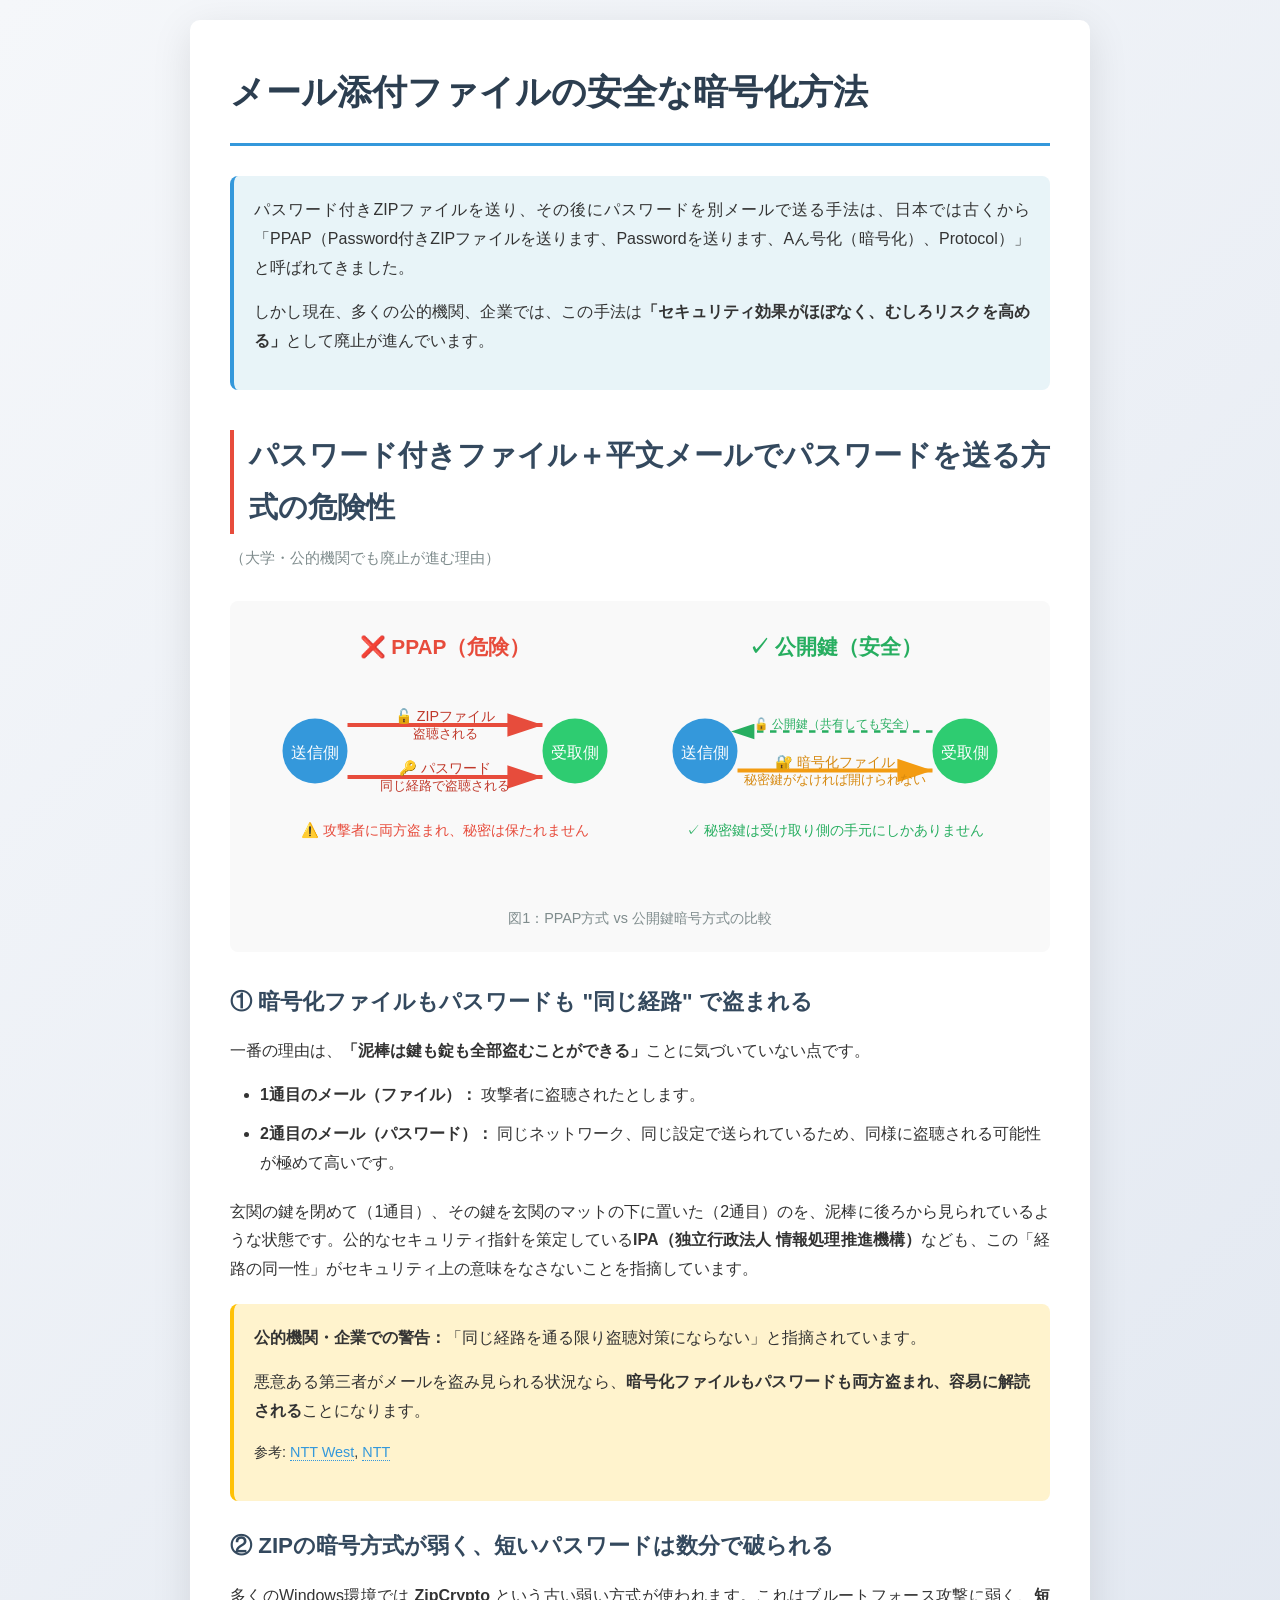
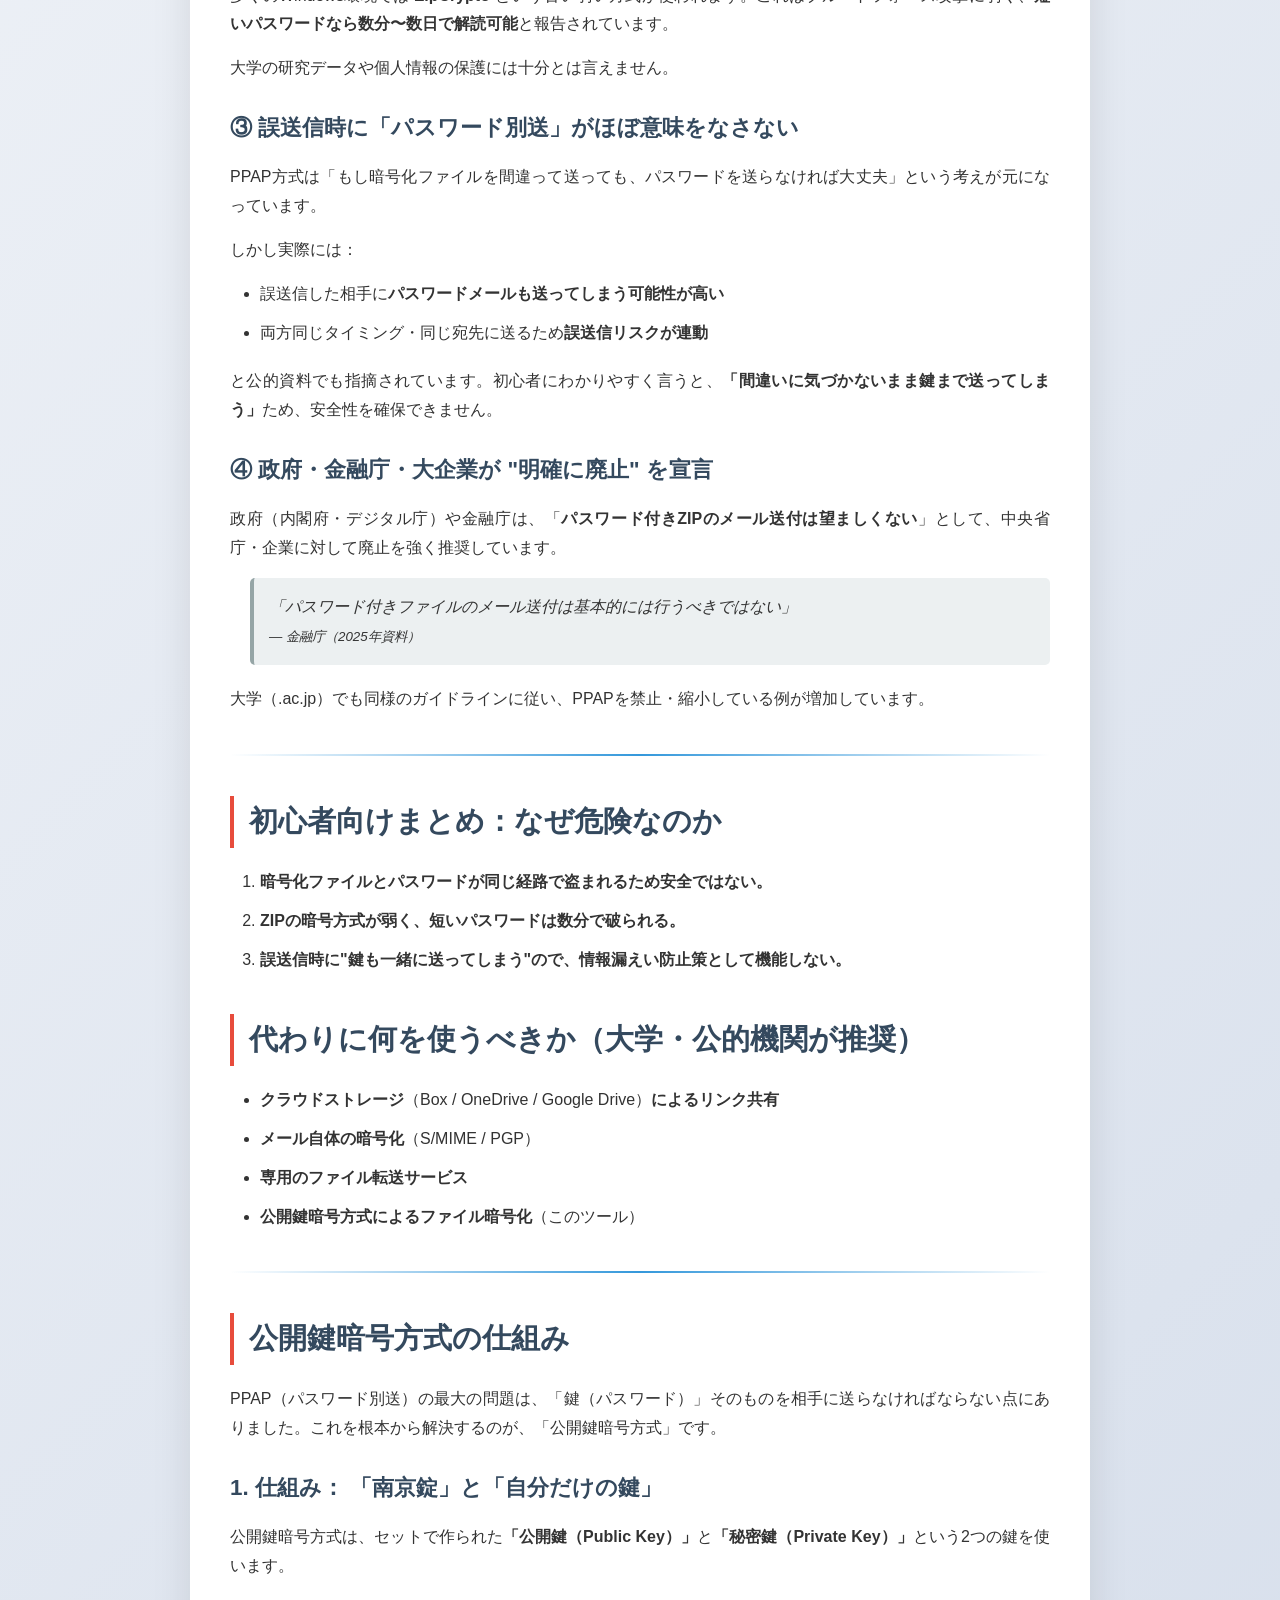
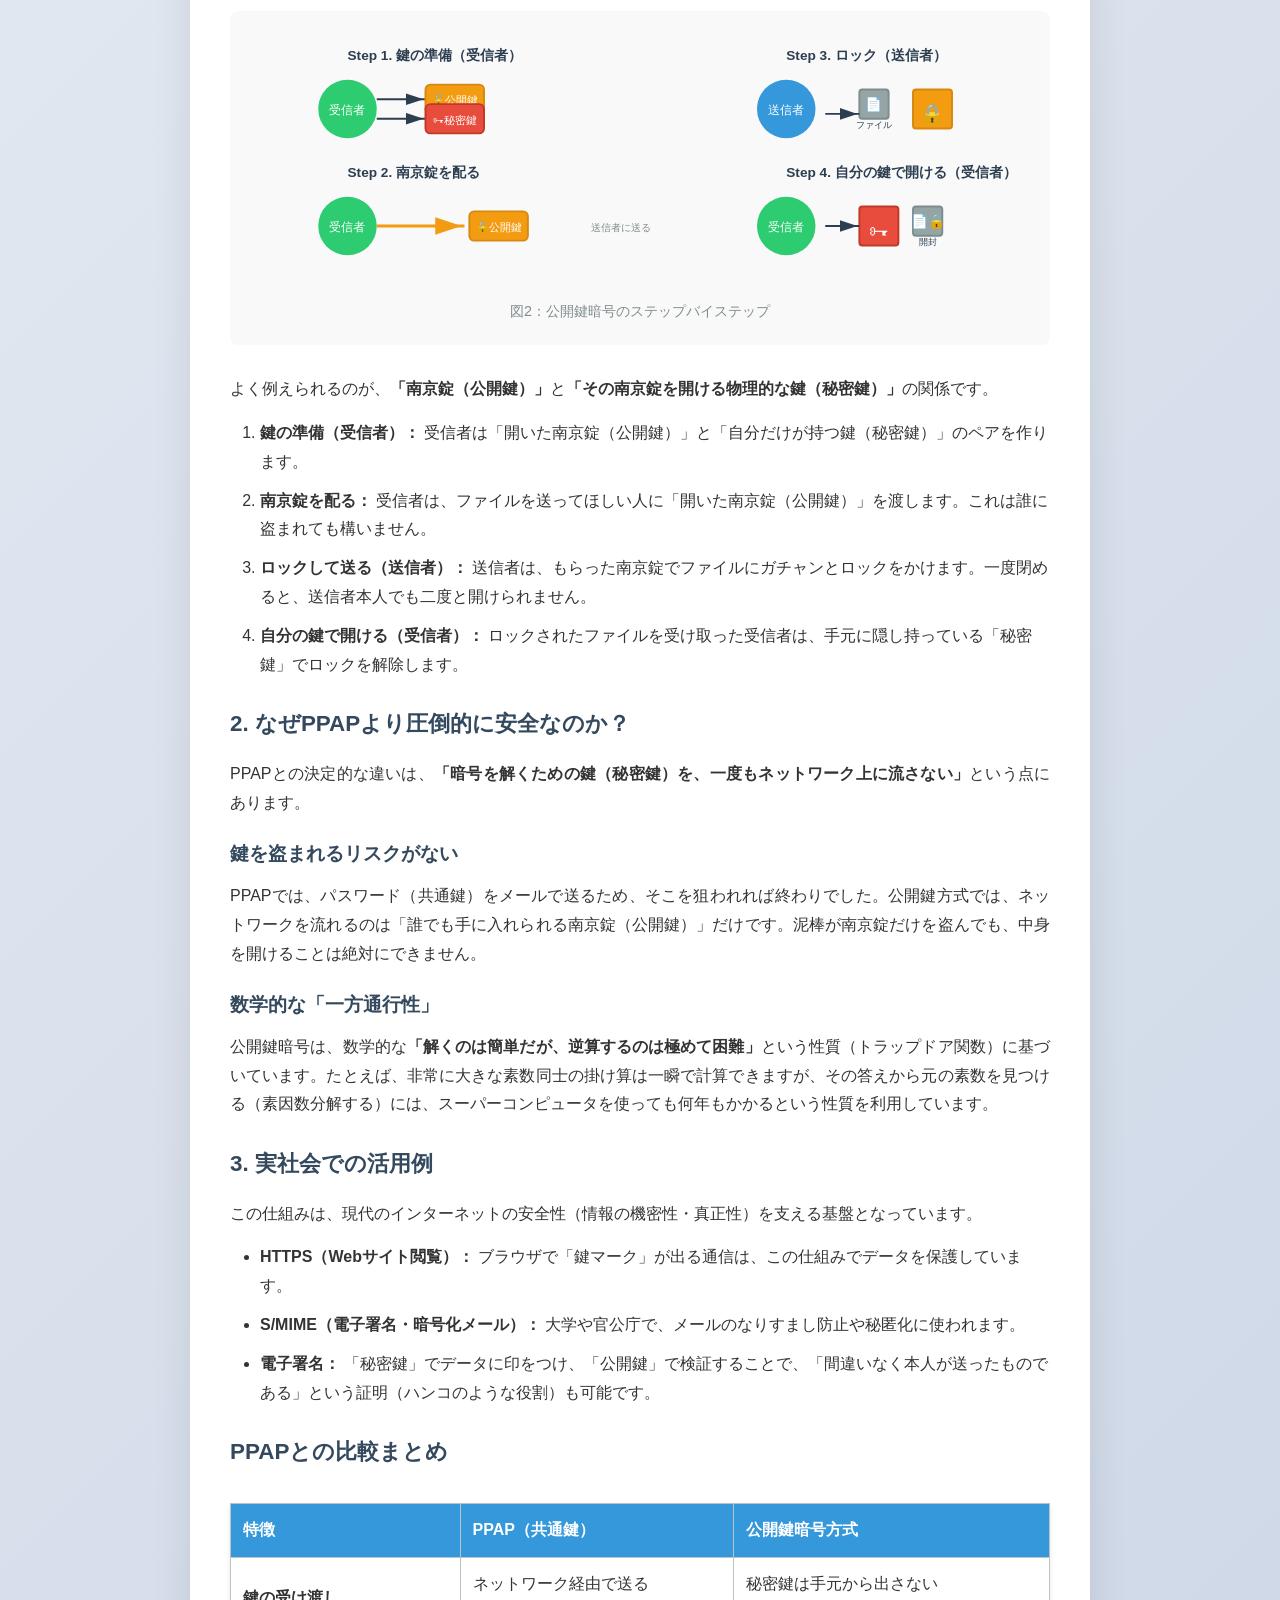
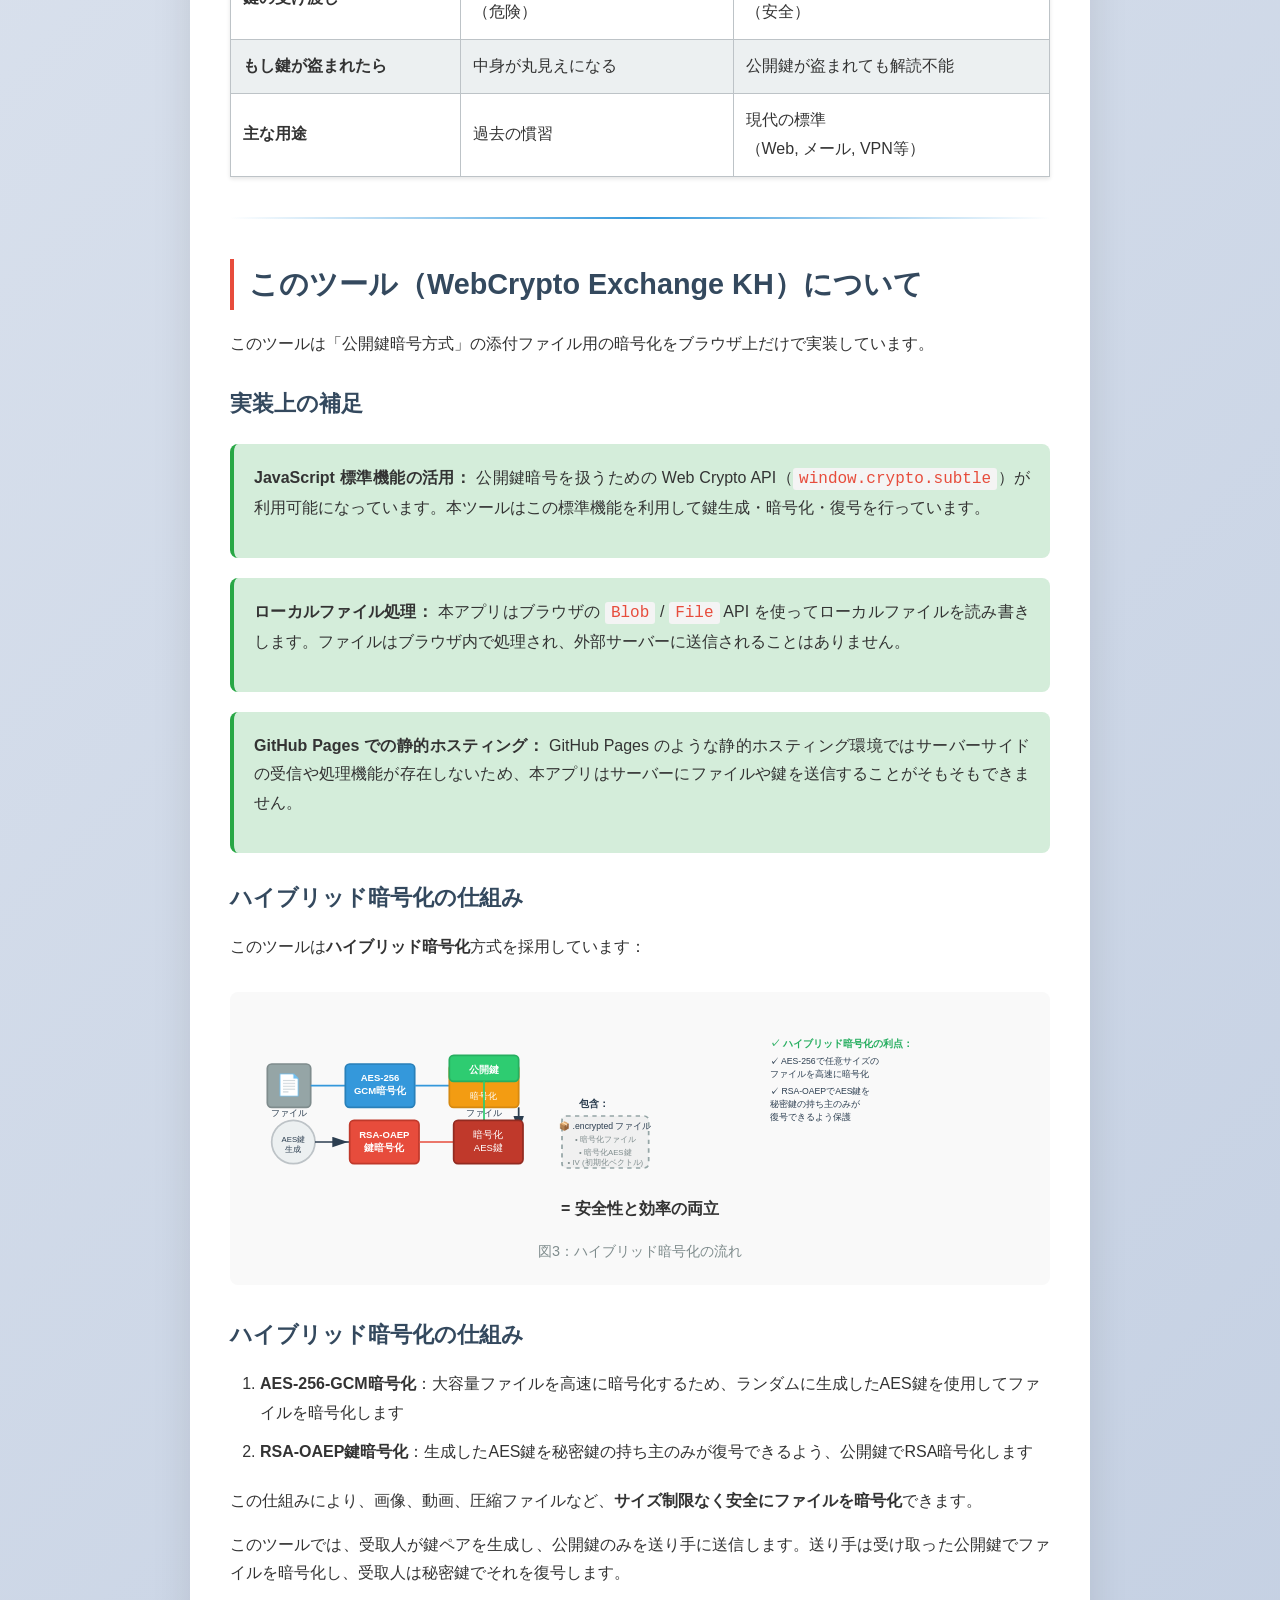
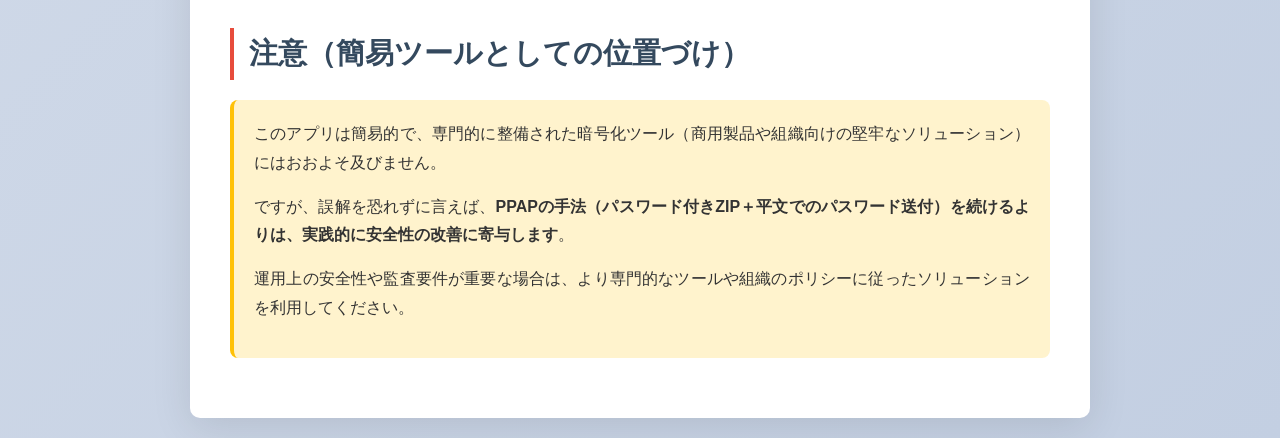
<file: internationalization/description.ja.html>
<!DOCTYPE html>
<html lang="ja">
<head>
    <meta charset="UTF-8">
    <meta name="viewport" content="width=device-width, initial-scale=1.0">
    <title>メール添付ファイルの安全な暗号化方法 - WebCrypto Exchange KH</title>
    <style>
        * {
            margin: 0;
            padding: 0;
            box-sizing: border-box;
        }
        body {
            font-family: -apple-system, BlinkMacSystemFont, 'Segoe UI', 'Hiragino Kaku Gothic ProN', 'Hiragino Sans', sans-serif;
            line-height: 1.8;
            color: #333;
            background: linear-gradient(135deg, #f5f7fa 0%, #c3cfe2 100%);
            min-height: 100vh;
            padding: 20px;
        }
        .container {
            max-width: 900px;
            margin: 0 auto;
            background: white;
            border-radius: 10px;
            box-shadow: 0 10px 40px rgba(0,0,0,0.1);
            padding: 40px;
        }
        h1 {
            color: #2c3e50;
            font-size: 2.2em;
            margin-bottom: 30px;
            border-bottom: 3px solid #3498db;
            padding-bottom: 20px;
        }
        h2 {
            color: #34495e;
            font-size: 1.8em;
            margin-top: 40px;
            margin-bottom: 20px;
            padding-left: 15px;
            border-left: 4px solid #e74c3c;
        }
        h3 {
            color: #34495e;
            font-size: 1.4em;
            margin-top: 25px;
            margin-bottom: 15px;
        }
        h4 {
            color: #34495e;
            font-size: 1.2em;
            margin-top: 20px;
            margin-bottom: 10px;
        }
        p {
            margin-bottom: 15px;
            text-align: justify;
        }
        strong {
            font-weight: bold;
        }
        ul, ol {
            margin-left: 30px;
            margin-bottom: 20px;
        }
        li {
            margin-bottom: 10px;
        }
        a {
            color: #3498db;
            text-decoration: none;
            border-bottom: 1px dotted #3498db;
        }
        a:hover {
            color: #2980b9;
            border-bottom: 1px solid #2980b9;
        }
        blockquote {
            border-left: 4px solid #95a5a6;
            margin-left: 20px;
            padding-left: 20px;
            margin-bottom: 20px;
            background: #ecf0f1;
            padding: 15px;
            border-radius: 5px;
            font-style: italic;
        }
        table {
            width: 100%;
            border-collapse: collapse;
            margin: 20px 0;
            box-shadow: 0 2px 4px rgba(0,0,0,0.1);
        }
        th, td {
            border: 1px solid #bdc3c7;
            padding: 12px;
            text-align: left;
        }
        th {
            background-color: #3498db;
            color: white;
            font-weight: bold;
        }
        tr:nth-child(even) {
            background-color: #ecf0f1;
        }
        hr {
            border: none;
            height: 2px;
            background: linear-gradient(to right, transparent, #3498db, transparent);
            margin: 40px 0;
        }
        .intro {
            background: #e8f4f8;
            padding: 20px;
            border-radius: 8px;
            margin-bottom: 30px;
            border-left: 4px solid #3498db;
        }
        .warning {
            background: #fff3cd;
            padding: 20px;
            border-radius: 8px;
            margin: 20px 0;
            border-left: 4px solid #ffc107;
        }
        .note {
            background: #d4edda;
            padding: 20px;
            border-radius: 8px;
            margin: 20px 0;
            border-left: 4px solid #28a745;
        }
        .comparison-table {
            margin: 30px 0;
        }
        code {
            background: #f4f4f4;
            padding: 2px 6px;
            border-radius: 3px;
            font-family: 'Courier New', monospace;
            color: #e74c3c;
        }
        @media (max-width: 768px) {
            .container {
                padding: 20px;
            }
            h1 {
                font-size: 1.8em;
            }
            h2 {
                font-size: 1.5em;
            }
            table {
                font-size: 0.9em;
            }
            th, td {
                padding: 8px;
            }
        }
    </style>
</head>
<body>
    <div class="container">
        <h1>メール添付ファイルの安全な暗号化方法</h1>
        
        <div class="intro">
            <p>パスワード付きZIPファイルを送り、その後にパスワードを別メールで送る手法は、日本では古くから「PPAP（Password付きZIPファイルを送ります、Passwordを送ります、Aん号化（暗号化）、Protocol）」と呼ばれてきました。</p>
            <p>しかし現在、多くの公的機関、企業では、この手法は<strong>「セキュリティ効果がほぼなく、むしろリスクを高める」</strong>として廃止が進んでいます。</p>
        </div>

        <h2>パスワード付きファイル＋平文メールでパスワードを送る方式の危険性</h2>
        <p style="margin-top: -10px; font-size: 0.95em; color: #7f8c8d;">（大学・公的機関でも廃止が進む理由）</p>

        <figure style="text-align: center; margin: 30px 0; padding: 20px; background: #f9f9f9; border-radius: 8px;">
            <svg viewBox="0 0 600 200" style="max-width:100%;height:auto;">
                <text x="150" y="25" font-size="16" font-weight="bold" text-anchor="middle" fill="#e74c3c">❌ PPAP（危険）</text>
                <circle cx="50" cy="100" r="25" fill="#3498db"/>
                <text x="50" y="105" font-size="12" text-anchor="middle" fill="white">送信側</text>
                <circle cx="250" cy="100" r="25" fill="#2ecc71"/>
                <text x="250" y="105" font-size="12" text-anchor="middle" fill="white">受取側</text>

                <path d="M 75 80 L 225 80" stroke="#e74c3c" stroke-width="3" fill="none" marker-end="url(#aR)"/>
                <text x="150" y="77" font-size="11" text-anchor="middle" fill="#c0392b">🔓 ZIPファイル</text>
                <text x="150" y="90" font-size="10" text-anchor="middle" fill="#c0392b">盗聴される</text>

                <path d="M 75 120 L 225 120" stroke="#e74c3c" stroke-width="3" fill="none" marker-end="url(#aR)"/>
                <text x="150" y="117" font-size="11" text-anchor="middle" fill="#c0392b">🔑 パスワード</text>
                <text x="150" y="130" font-size="10" text-anchor="middle" fill="#c0392b">同じ経路で盗聴される</text>

                <text x="150" y="165" font-size="11" text-anchor="middle" fill="#e74c3c">⚠️ 攻撃者に両方盗まれ、秘密は保たれません</text>

                <text x="450" y="25" font-size="16" font-weight="bold" text-anchor="middle" fill="#27ae60">✓ 公開鍵（安全）</text>
                <circle cx="350" cy="100" r="25" fill="#3498db"/>
                <text x="350" y="105" font-size="12" text-anchor="middle" fill="white">送信側</text>
                <circle cx="550" cy="100" r="25" fill="#2ecc71"/>
                <text x="550" y="105" font-size="12" text-anchor="middle" fill="white">受取側</text>

                <path d="M 390 85 L 525 85" stroke="#27ae60" stroke-width="2" stroke-dasharray="5,5" fill="none" marker-start="url(#aG)"/>
                <text x="450" y="82" font-size="9" text-anchor="middle" fill="#27ae60">🔓 公開鍵（共有しても安全）</text>

                <path d="M 375 115 L 525 115" stroke="#f39c12" stroke-width="3" fill="none" marker-end="url(#aO)"/>
                <text x="450" y="112" font-size="11" text-anchor="middle" fill="#d68910">🔐 暗号化ファイル</text>
                <text x="450" y="125" font-size="10" text-anchor="middle" fill="#d68910">秘密鍵がなければ開けられない</text>

                <text x="450" y="165" font-size="11" text-anchor="middle" fill="#27ae60">✓ 秘密鍵は受け取り側の手元にしかありません</text>

                <defs>
                    <marker id="aR" markerWidth="10" markerHeight="10" refX="10" refY="3" orient="auto" markerUnits="strokeWidth"><path d="M1,0 L1,6 L10,3 z" fill="#e74c3c"/></marker>
                    <marker id="aG" markerWidth="10" markerHeight="10" refX="10" refY="3" orient="auto" markerUnits="strokeWidth"><path d="M9,0 L9,6 L0,3 z" fill="#27ae60"/></marker>
                    <marker id="aO" markerWidth="10" markerHeight="10" refX="10" refY="3" orient="auto" markerUnits="strokeWidth"><path d="M1,0 L1,6 L10,3 z" fill="#f39c12"/></marker>
                </defs>
            </svg>
            <figcaption style="font-size: 0.9em; color: #7f8c8d; margin-top: 15px;">図1：PPAP方式 vs 公開鍵暗号方式の比較</figcaption>
        </figure>

        <h3>① 暗号化ファイルもパスワードも "同じ経路" で盗まれる</h3>
        <p>一番の理由は、<strong>「泥棒は鍵も錠も全部盗むことができる」</strong>ことに気づいていない点です。</p>
        <ul>
            <li><strong>1通目のメール（ファイル）：</strong> 攻撃者に盗聴されたとします。</li>
            <li><strong>2通目のメール（パスワード）：</strong> 同じネットワーク、同じ設定で送られているため、同様に盗聴される可能性が極めて高いです。</li>
        </ul>
        <p>玄関の鍵を閉めて（1通目）、その鍵を玄関のマットの下に置いた（2通目）のを、泥棒に後ろから見られているような状態です。公的なセキュリティ指針を策定している<strong>IPA（独立行政法人 情報処理推進機構）</strong>なども、この「経路の同一性」がセキュリティ上の意味をなさないことを指摘しています。</p>

        <div class="warning">
            <p><strong>公的機関・企業での警告：</strong>「同じ経路を通る限り盗聴対策にならない」と指摘されています。</p>
            <p>悪意ある第三者がメールを盗み見られる状況なら、<strong>暗号化ファイルもパスワードも両方盗まれ、容易に解読される</strong>ことになります。</p>
            <p style="font-size: 0.9em; margin-top: 10px;">参考: <a href="https://business.ntt-west.co.jp/bizclip/articles/bcl00163-057.html">NTT West</a>, <a href="https://www.ntt.com/bizon/ppap-caution.html">NTT</a></p>
        </div>

        <h3>② ZIPの暗号方式が弱く、短いパスワードは数分で破られる</h3>
        <p>多くのWindows環境では <strong>ZipCrypto</strong> という古い弱い方式が使われます。これはブルートフォース攻撃に弱く、<strong>短いパスワードなら数分〜数日で解読可能</strong>と報告されています。</p>
        <p>大学の研究データや個人情報の保護には十分とは言えません。</p>

        <h3>③ 誤送信時に「パスワード別送」がほぼ意味をなさない</h3>
        <p>PPAP方式は「もし暗号化ファイルを間違って送っても、パスワードを送らなければ大丈夫」という考えが元になっています。</p>
        <p>しかし実際には：</p>
        <ul>
            <li>誤送信した相手に<strong>パスワードメールも送ってしまう可能性が高い</strong></li>
            <li>両方同じタイミング・同じ宛先に送るため<strong>誤送信リスクが連動</strong></li>
        </ul>
        <p>と公的資料でも指摘されています。初心者にわかりやすく言うと、<strong>「間違いに気づかないまま鍵まで送ってしまう」</strong>ため、安全性を確保できません。</p>

        <h3>④ 政府・金融庁・大企業が "明確に廃止" を宣言</h3>
        <p>政府（内閣府・デジタル庁）や金融庁は、「<strong>パスワード付きZIPのメール送付は望ましくない</strong>」として、中央省庁・企業に対して廃止を強く推奨しています。</p>
        <blockquote>
            「パスワード付きファイルのメール送付は基本的には行うべきではない」
            <br><small>— 金融庁（2025年資料）</small>
        </blockquote>
        <p>大学（.ac.jp）でも同様のガイドラインに従い、PPAPを禁止・縮小している例が増加しています。</p>

        <hr>

        <h2>初心者向けまとめ：なぜ危険なのか</h2>
        <ol>
            <li><strong>暗号化ファイルとパスワードが同じ経路で盗まれるため安全ではない。</strong></li>
            <li><strong>ZIPの暗号方式が弱く、短いパスワードは数分で破られる。</strong></li>
            <li><strong>誤送信時に"鍵も一緒に送ってしまう"ので、情報漏えい防止策として機能しない。</strong></li>
        </ol>

        <h2>代わりに何を使うべきか（大学・公的機関が推奨）</h2>
        <ul>
            <li><strong>クラウドストレージ</strong>（Box / OneDrive / Google Drive）<strong>によるリンク共有</strong></li>
            <li><strong>メール自体の暗号化</strong>（S/MIME / PGP）</li>
            <li><strong>専用のファイル転送サービス</strong></li>
            <li><strong>公開鍵暗号方式によるファイル暗号化</strong>（このツール）</li>
        </ul>

        <hr>

        <h2>公開鍵暗号方式の仕組み</h2>
        <p>PPAP（パスワード別送）の最大の問題は、「鍵（パスワード）」そのものを相手に送らなければならない点にありました。これを根本から解決するのが、「公開鍵暗号方式」です。</p>

        <h3>1. 仕組み： 「南京錠」と「自分だけの鍵」</h3>
        <p>公開鍵暗号方式は、セットで作られた<strong>「公開鍵（Public Key）」</strong>と<strong>「秘密鍵（Private Key）」</strong>という2つの鍵を使います。</p>
        
        <figure style="text-align: center; margin: 30px 0; padding: 20px; background: #f9f9f9; border-radius: 8px;">
            <svg viewBox="0 0 800 250" style="max-width: 100%; height: auto;">
                <!-- Receiver generates key pair -->
                <text x="100" y="30" font-size="14" font-weight="bold" fill="#2c3e50">Step 1. 鍵の準備（受信者）</text>
                <circle cx="100" cy="80" r="30" fill="#2ecc71"/>
                <text x="100" y="85" font-size="12" text-anchor="middle" fill="white">受信者</text>
                <path d="M 130 70 L 180 70" stroke="#2c3e50" stroke-width="2" fill="none" marker-end="url(#arrowDark)"/>
                <rect x="180" y="55" width="60" height="30" rx="5" fill="#f39c12" stroke="#d68910" stroke-width="2"/>
                <text x="210" y="75" font-size="11" text-anchor="middle" fill="white">🔓公開鍵</text>
                <path d="M 130 90 L 180 90" stroke="#2c3e50" stroke-width="2" fill="none" marker-end="url(#arrowDark)"/>
                <rect x="180" y="75" width="60" height="30" rx="5" fill="#e74c3c" stroke="#c0392b" stroke-width="2"/>
                <text x="210" y="95" font-size="11" text-anchor="middle" fill="white">🗝秘密鍵</text>
                
                <!-- Distribute public key -->
                <text x="100" y="150" font-size="14" font-weight="bold" fill="#2c3e50">Step 2. 南京錠を配る</text>
                <circle cx="100" cy="200" r="30" fill="#2ecc71"/>
                <text x="100" y="205" font-size="12" text-anchor="middle" fill="white">受信者</text>
                <path d="M 130 200 L 220 200" stroke="#f39c12" stroke-width="3" fill="none" marker-end="url(#arrowOrange)"/>
                <rect x="225" y="185" width="60" height="30" rx="5" fill="#f39c12" stroke="#d68910" stroke-width="2"/>
                <text x="255" y="205" font-size="11" text-anchor="middle" fill="white">🔓公開鍵</text>
                <text x="350" y="205" font-size="10" fill="#7f8c8d">送信者に送る</text>
                
                <!-- Sender encrypts file -->
                <text x="550" y="30" font-size="14" font-weight="bold" fill="#2c3e50">Step 3. ロック（送信者）</text>
                <circle cx="550" cy="80" r="30" fill="#3498db"/>
                <text x="550" y="85" font-size="12" text-anchor="middle" fill="white">送信者</text>
                
                <rect x="625" y="60" width="30" height="30" rx="3" fill="#95a5a6" stroke="#7f8c8d" stroke-width="2"/>
                <text x="640" y="80" font-size="14" text-anchor="middle" fill="white">📄</text>
                <text x="640" y="100" font-size="9" text-anchor="middle" fill="#2c3e50">ファイル</text>
                
                <path d="M 590 85 L 625 85" stroke="#2c3e50" stroke-width="2" fill="none" marker-end="url(#arrowDark)"/>
                
                <rect x="680" y="60" width="40" height="40" rx="3" fill="#f39c12" stroke="#d68910" stroke-width="2"/>
                <text x="700" y="92" font-size="20" text-anchor="middle" fill="white">️🔒</text>
                
                <!-- Receiver decrypts -->
                <text x="550" y="150" font-size="14" font-weight="bold" fill="#2c3e50">Step 4. 自分の鍵で開ける（受信者）</text>
                <circle cx="550" cy="200" r="30" fill="#2ecc71"/>
                <text x="550" y="205" font-size="12" text-anchor="middle" fill="white">受信者</text>
                
                <rect x="625" y="180" width="40" height="40" rx="3" fill="#e74c3c" stroke="#c0392b" stroke-width="2"/>
                <text x="645" y="212" font-size="20" text-anchor="middle" fill="white">🗝</text>
                
                <path d="M 590 200 L 625 200" stroke="#2c3e50" stroke-width="2" fill="none" marker-end="url(#arrowDark)"/>
                
                <rect x="680" y="180" width="30" height="30" rx="3" fill="#95a5a6" stroke="#7f8c8d" stroke-width="2"/>
                <text x="695" y="200" font-size="14" text-anchor="middle" fill="white">📄️🔒</text>
                <text x="695" y="220" font-size="9" text-anchor="middle" fill="#2c3e50">開封</text>
                
                <defs>
                    <marker id="arrowDark" markerWidth="10" markerHeight="10" refX="10" refY="3" orient="auto" markerUnits="strokeWidth">
                        <path d="M0,0 L0,6 L9,3 z" fill="#2c3e50"/>
                    </marker>
                    <marker id="arrowOrange" markerWidth="10" markerHeight="10" refX="10" refY="3" orient="auto" markerUnits="strokeWidth">
                        <path d="M0,0 L0,6 L9,3 z" fill="#f39c12"/>
                    </marker>
                </defs>
            </svg>
            <figcaption style="font-size: 0.9em; color: #7f8c8d; margin-top: 15px;">図2：公開鍵暗号のステップバイステップ</figcaption>
        </figure>

        <p>よく例えられるのが、<strong>「南京錠（公開鍵）」</strong>と<strong>「その南京錠を開ける物理的な鍵（秘密鍵）」</strong>の関係です。</p>
        <ol>
            <li><strong>鍵の準備（受信者）：</strong> 受信者は「開いた南京錠（公開鍵）」と「自分だけが持つ鍵（秘密鍵）」のペアを作ります。</li>
            <li><strong>南京錠を配る：</strong> 受信者は、ファイルを送ってほしい人に「開いた南京錠（公開鍵）」を渡します。これは誰に盗まれても構いません。</li>
            <li><strong>ロックして送る（送信者）：</strong> 送信者は、もらった南京錠でファイルにガチャンとロックをかけます。一度閉めると、送信者本人でも二度と開けられません。</li>
            <li><strong>自分の鍵で開ける（受信者）：</strong> ロックされたファイルを受け取った受信者は、手元に隠し持っている「秘密鍵」でロックを解除します。</li>
        </ol>

        <h3>2. なぜPPAPより圧倒的に安全なのか？</h3>
        <p>PPAPとの決定的な違いは、<strong>「暗号を解くための鍵（秘密鍵）を、一度もネットワーク上に流さない」</strong>という点にあります。</p>

        <h4>鍵を盗まれるリスクがない</h4>
        <p>PPAPでは、パスワード（共通鍵）をメールで送るため、そこを狙われれば終わりでした。公開鍵方式では、ネットワークを流れるのは「誰でも手に入れられる南京錠（公開鍵）」だけです。泥棒が南京錠だけを盗んでも、中身を開けることは絶対にできません。</p>

        <h4>数学的な「一方通行性」</h4>
        <p>公開鍵暗号は、数学的な<strong>「解くのは簡単だが、逆算するのは極めて困難」</strong>という性質（トラップドア関数）に基づいています。たとえば、非常に大きな素数同士の掛け算は一瞬で計算できますが、その答えから元の素数を見つける（素因数分解する）には、スーパーコンピュータを使っても何年もかかるという性質を利用しています。</p>

        <h3>3. 実社会での活用例</h3>
        <p>この仕組みは、現代のインターネットの安全性（情報の機密性・真正性）を支える基盤となっています。</p>
        <ul>
            <li><strong>HTTPS（Webサイト閲覧）：</strong> ブラウザで「鍵マーク」が出る通信は、この仕組みでデータを保護しています。</li>
            <li><strong>S/MIME（電子署名・暗号化メール）：</strong> 大学や官公庁で、メールのなりすまし防止や秘匿化に使われます。</li>
            <li><strong>電子署名：</strong> 「秘密鍵」でデータに印をつけ、「公開鍵」で検証することで、「間違いなく本人が送ったものである」という証明（ハンコのような役割）も可能です。</li>
        </ul>

        <h3>PPAPとの比較まとめ</h3>
        <table class="comparison-table">
            <thead>
                <tr>
                    <th>特徴</th>
                    <th>PPAP（共通鍵）</th>
                    <th>公開鍵暗号方式</th>
                </tr>
            </thead>
            <tbody>
                <tr>
                    <td><strong>鍵の受け渡し</strong></td>
                    <td>ネットワーク経由で送る<br>（危険）</td>
                    <td>秘密鍵は手元から出さない<br>（安全）</td>
                </tr>
                <tr>
                    <td><strong>もし鍵が盗まれたら</strong></td>
                    <td>中身が丸見えになる</td>
                    <td>公開鍵が盗まれても解読不能</td>
                </tr>
                <tr>
                    <td><strong>主な用途</strong></td>
                    <td>過去の慣習</td>
                    <td>現代の標準<br>（Web, メール, VPN等）</td>
                </tr>
            </tbody>
        </table>

        <hr>

        <h2>このツール（WebCrypto Exchange KH）について</h2>
        <p>このツールは「公開鍵暗号方式」の添付ファイル用の暗号化をブラウザ上だけで実装しています。</p>

        <h3>実装上の補足</h3>
        <div class="note">
            <p><strong>JavaScript 標準機能の活用：</strong> 公開鍵暗号を扱うための Web Crypto API（<code>window.crypto.subtle</code>）が利用可能になっています。本ツールはこの標準機能を利用して鍵生成・暗号化・復号を行っています。</p>
        </div>

        <div class="note">
            <p><strong>ローカルファイル処理：</strong> 本アプリはブラウザの <code>Blob</code> / <code>File</code> API を使ってローカルファイルを読み書きします。ファイルはブラウザ内で処理され、外部サーバーに送信されることはありません。</p>
        </div>

        <div class="note">
            <p><strong>GitHub Pages での静的ホスティング：</strong> GitHub Pages のような静的ホスティング環境ではサーバーサイドの受信や処理機能が存在しないため、本アプリはサーバーにファイルや鍵を送信することがそもそもできません。</p>
        </div>

        <h3>ハイブリッド暗号化の仕組み</h3>
        <p>このツールは<strong>ハイブリッド暗号化</strong>方式を採用しています：</p>
        
        <figure style="text-align: center; margin: 30px 0; padding: 20px; background: #f9f9f9; border-radius: 8px;">
            <svg viewBox="0 0 900 200" style="max-width: 100%; height: auto;">
                <!-- File -->
                <rect x="20" y="60" width="50" height="50" rx="5" fill="#95a5a6" stroke="#7f8c8d" stroke-width="2"/>
                <text x="45" y="92" font-size="24" text-anchor="middle" fill="white">📄</text>
                <text x="45" y="120" font-size="10" text-anchor="middle" fill="#2c3e50">ファイル</text>
                
                <!-- Arrow 1 -->
                <path d="M 70 85 L 110 85" stroke="#3498db" stroke-width="2" fill="none" marker-end="url(#arrowBlue)"/>
                
                <!-- AES-256-GCM encryption -->
                <rect x="110" y="60" width="80" height="50" rx="5" fill="#3498db" stroke="#2980b9" stroke-width="2"/>
                <text x="150" y="80" font-size="11" font-weight="bold" text-anchor="middle" fill="white">AES-256</text>
                <text x="150" y="95" font-size="11" font-weight="bold" text-anchor="middle" fill="white">GCM暗号化</text>
                
                <!-- Arrow 2 -->
                <path d="M 190 85 L 230 85" stroke="#3498db" stroke-width="2" fill="none" marker-end="url(#arrowBlue)"/>
                
                <!-- Encrypted file -->
                <rect x="230" y="60" width="80" height="50" rx="5" fill="#f39c12" stroke="#d68910" stroke-width="2"/>
                <text x="270" y="80" font-size="14" text-anchor="middle" fill="white">🔐</text>
                <text x="270" y="100" font-size="10" text-anchor="middle" fill="white">暗号化</text>
                <text x="270" y="120" font-size="10" text-anchor="middle" fill="#2c3e50">ファイル</text>
                
                <!-- Large arrow down -->
                <path d="M 310 110 L 310 140" stroke="#2c3e50" stroke-width="2" fill="none" marker-end="url(#arrowDark)"/>
                
                <!-- Public key -->
                <rect x="230" y="50" width="80" height="30" rx="5" fill="#2ecc71" stroke="#27ae60" stroke-width="2"/>
                <text x="270" y="70" font-size="11" font-weight="bold" text-anchor="middle" fill="white">公開鍵</text>
                
                <!-- Arrow down for key -->
                <path d="M 270 80 L 270 135" stroke="#2ecc71" stroke-width="2" fill="none" marker-end="url(#arrowGreen)"/>
                
                <!-- AES key -->
                <circle cx="50" cy="150" r="25" fill="#ecf0f1" stroke="#bdc3c7" stroke-width="2"/>
                <text x="50" y="150" font-size="9" text-anchor="middle" fill="#2c3e50">AES鍵</text>
                <text x="50" y="162" font-size="9" text-anchor="middle" fill="#2c3e50">生成</text>
                
                <!-- Arrow right -->
                <path d="M 75 150 L 115 150" stroke="#2c3e50" stroke-width="2" fill="none" marker-end="url(#arrowDark)"/>
                
                <!-- RSA-OAEP encryption for AES key -->
                <rect x="115" y="125" width="80" height="50" rx="5" fill="#e74c3c" stroke="#c0392b" stroke-width="2"/>
                <text x="155" y="145" font-size="11" font-weight="bold" text-anchor="middle" fill="white">RSA-OAEP</text>
                <text x="155" y="160" font-size="11" font-weight="bold" text-anchor="middle" fill="white">鍵暗号化</text>
                
                <!-- Arrow right -->
                <path d="M 195 150 L 235 150" stroke="#e74c3c" stroke-width="2" fill="none" marker-end="url(#arrowRed)"/>
                
                <!-- Encrypted AES key -->
                <rect x="235" y="125" width="80" height="50" rx="5" fill="#c0392b" stroke="#922b21" stroke-width="2"/>
                <text x="275" y="145" font-size="11" text-anchor="middle" fill="white">暗号化</text>
                <text x="275" y="160" font-size="11" text-anchor="middle" fill="white">AES鍵</text>
                
                <!-- .encrypted file -->
                <text x="380" y="110" font-size="12" font-weight="bold" fill="#2c3e50">包含：</text>
                <rect x="360" y="120" width="100" height="60" rx="5" fill="#f0f0f0" stroke="#95a5a6" stroke-width="2" stroke-dasharray="5,5"/>
                <text x="410" y="135" font-size="10" text-anchor="middle" fill="#2c3e50">📦 .encrypted ファイル</text>
                <text x="410" y="150" font-size="9" text-anchor="middle" fill="#7f8c8d">• 暗号化ファイル</text>
                <text x="410" y="165" font-size="9" text-anchor="middle" fill="#7f8c8d">• 暗号化AES鍵</text>
                <text x="410" y="177" font-size="9" text-anchor="middle" fill="#7f8c8d">• IV (初期化ベクトル)</text>
                
                <!-- Benefits -->
                <text x="600" y="40" font-size="12" font-weight="bold" fill="#27ae60">✓ ハイブリッド暗号化の利点：</text>
                <text x="600" y="60" font-size="10" fill="#2c3e50">✓ AES-256で任意サイズの</text>
                <text x="600" y="75" font-size="10" fill="#2c3e50">  ファイルを高速に暗号化</text>
                <text x="600" y="95" font-size="10" fill="#2c3e50">✓ RSA-OAEPでAES鍵を</text>
                <text x="600" y="110" font-size="10" fill="#2c3e50">  秘密鍵の持ち主のみが</text>
                <text x="600" y="125" font-size="10" fill="#2c3e50">  復号できるよう保護</text>
                <text x="600" y="150" font-size="10" fill="#27ae60"><strong>= 安全性と効率の両立</strong></text>
                
                <defs>
                    <marker id="arrowBlue" markerWidth="10" markerHeight="10" refX="10" refY="3" orient="auto" markerUnits="strokeWidth">
                        <path d="M0,0 L0,6 L9,3 z" fill="#3498db"/>
                    </marker>
                    <marker id="arrowGreen" markerWidth="10" markerHeight="10" refX="10" refY="3" orient="auto" markerUnits="strokeWidth">
                        <path d="M0,0 L0,6 L9,3 z" fill="#2ecc71"/>
                    </marker>
                    <marker id="arrowRed" markerWidth="10" markerHeight="10" refX="10" refY="3" orient="auto" markerUnits="strokeWidth">
                        <path d="M0,0 L0,6 L9,3 z" fill="#e74c3c"/>
                    </marker>
                    <marker id="arrowDark" markerWidth="10" markerHeight="10" refX="10" refY="3" orient="auto" markerUnits="strokeWidth">
                        <path d="M0,0 L0,6 L9,3 z" fill="#2c3e50"/>
                    </marker>
                </defs>
            </svg>
            <figcaption style="font-size: 0.9em; color: #7f8c8d; margin-top: 15px;">図3：ハイブリッド暗号化の流れ</figcaption>
        </figure>

        <h3>ハイブリッド暗号化の仕組み</h3>
        <ol>
            <li><strong>AES-256-GCM暗号化</strong>：大容量ファイルを高速に暗号化するため、ランダムに生成したAES鍵を使用してファイルを暗号化します</li>
            <li><strong>RSA-OAEP鍵暗号化</strong>：生成したAES鍵を秘密鍵の持ち主のみが復号できるよう、公開鍵でRSA暗号化します</li>
        </ol>
        <p>この仕組みにより、画像、動画、圧縮ファイルなど、<strong>サイズ制限なく安全にファイルを暗号化</strong>できます。</p>
        <p>このツールでは、受取人が鍵ペアを生成し、公開鍵のみを送り手に送信します。送り手は受け取った公開鍵でファイルを暗号化し、受取人は秘密鍵でそれを復号します。</p>

        <h2>注意（簡易ツールとしての位置づけ）</h2>
        <div class="warning">
            <p>このアプリは簡易的で、専門的に整備された暗号化ツール（商用製品や組織向けの堅牢なソリューション）にはおおよそ及びません。</p>
            <p>ですが、誤解を恐れずに言えば、<strong>PPAPの手法（パスワード付きZIP＋平文でのパスワード送付）を続けるよりは、実践的に安全性の改善に寄与します</strong>。</p>
            <p>運用上の安全性や監査要件が重要な場合は、より専門的なツールや組織のポリシーに従ったソリューションを利用してください。</p>
        </div>

    </div>
</body>
</html>
</file>
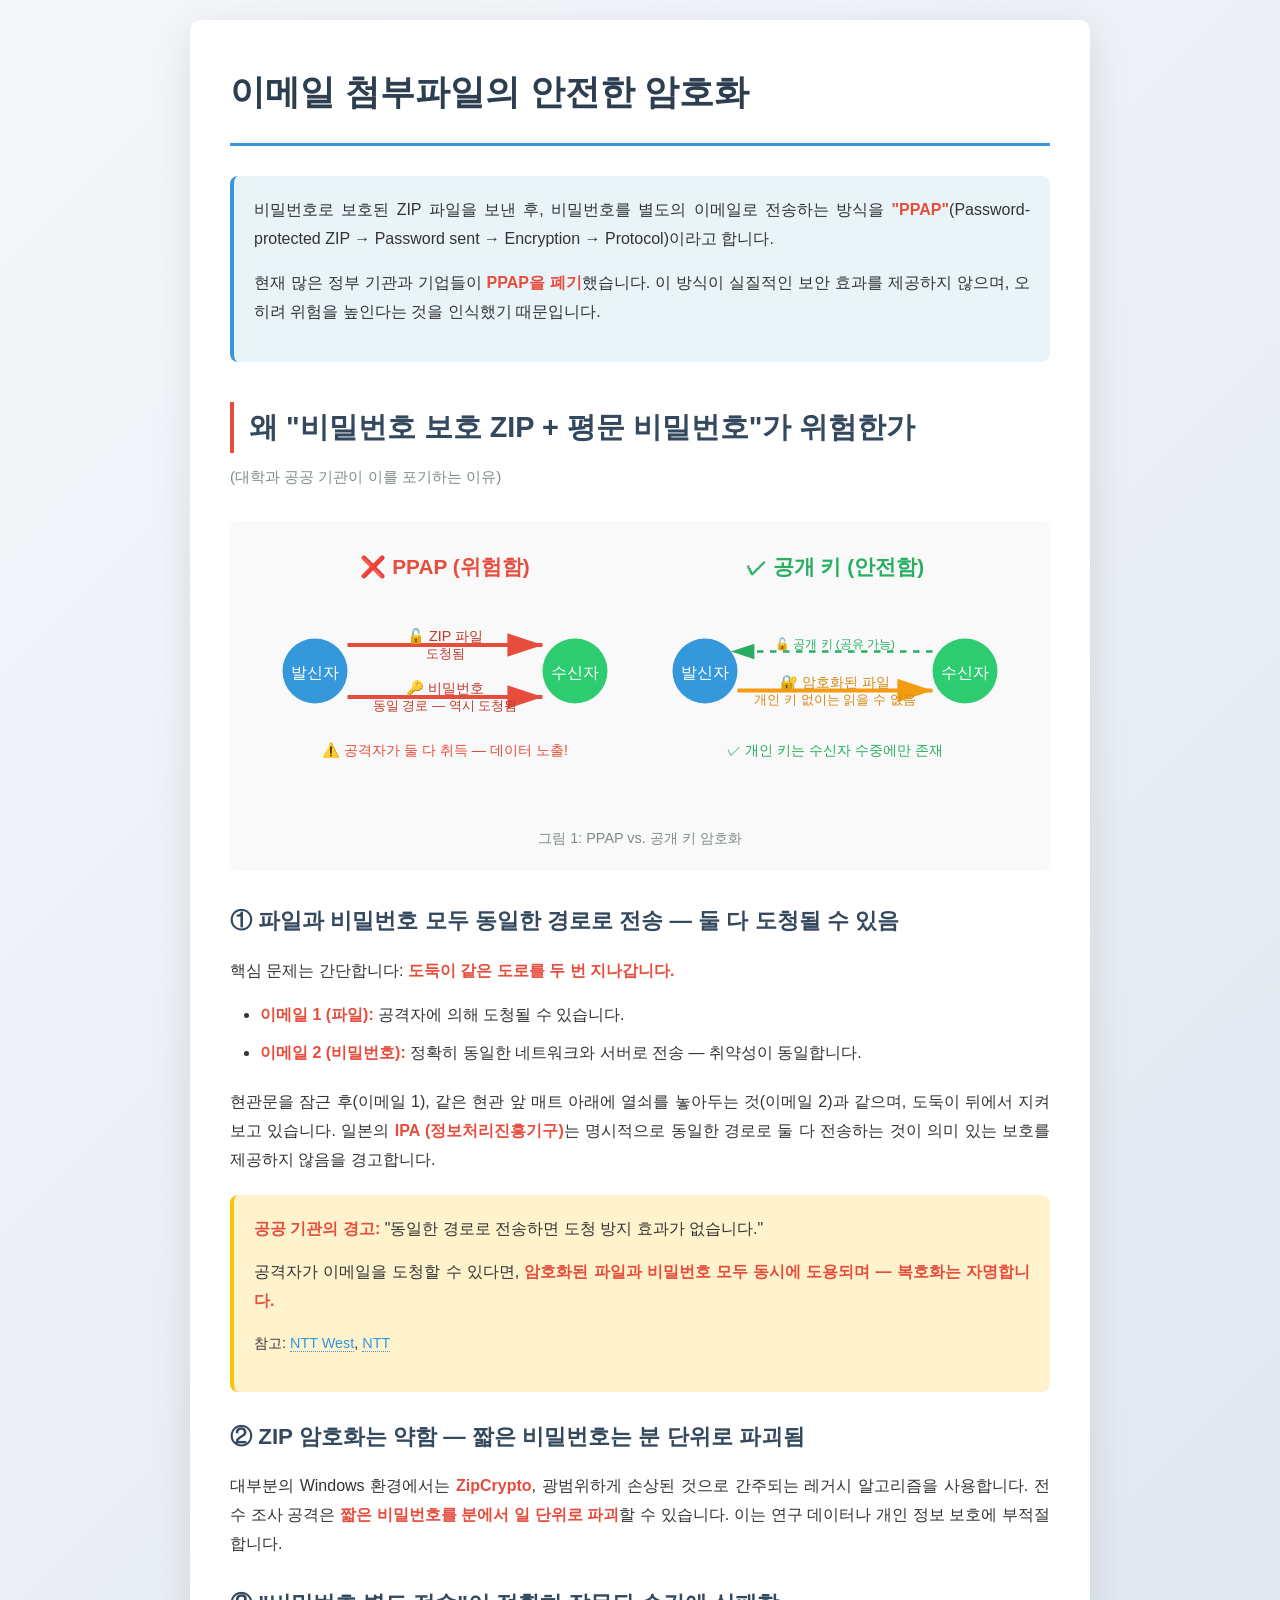
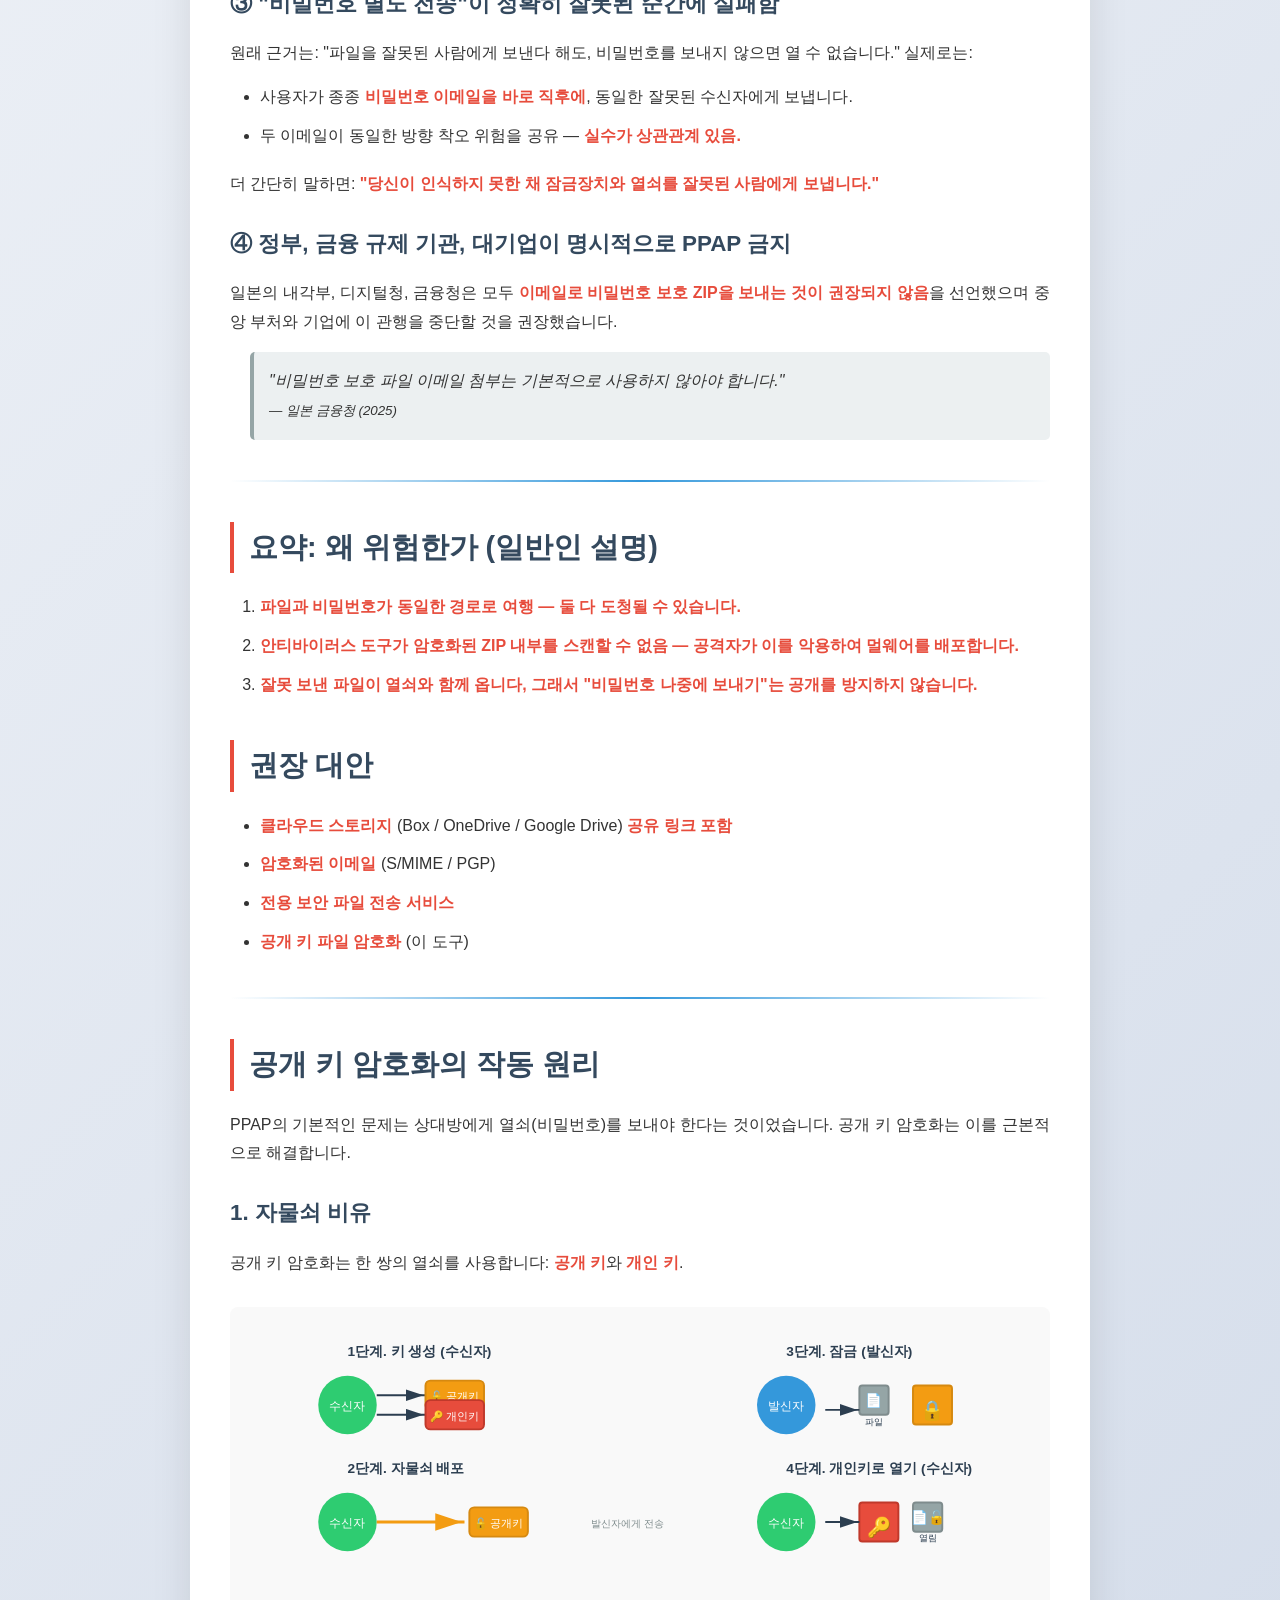
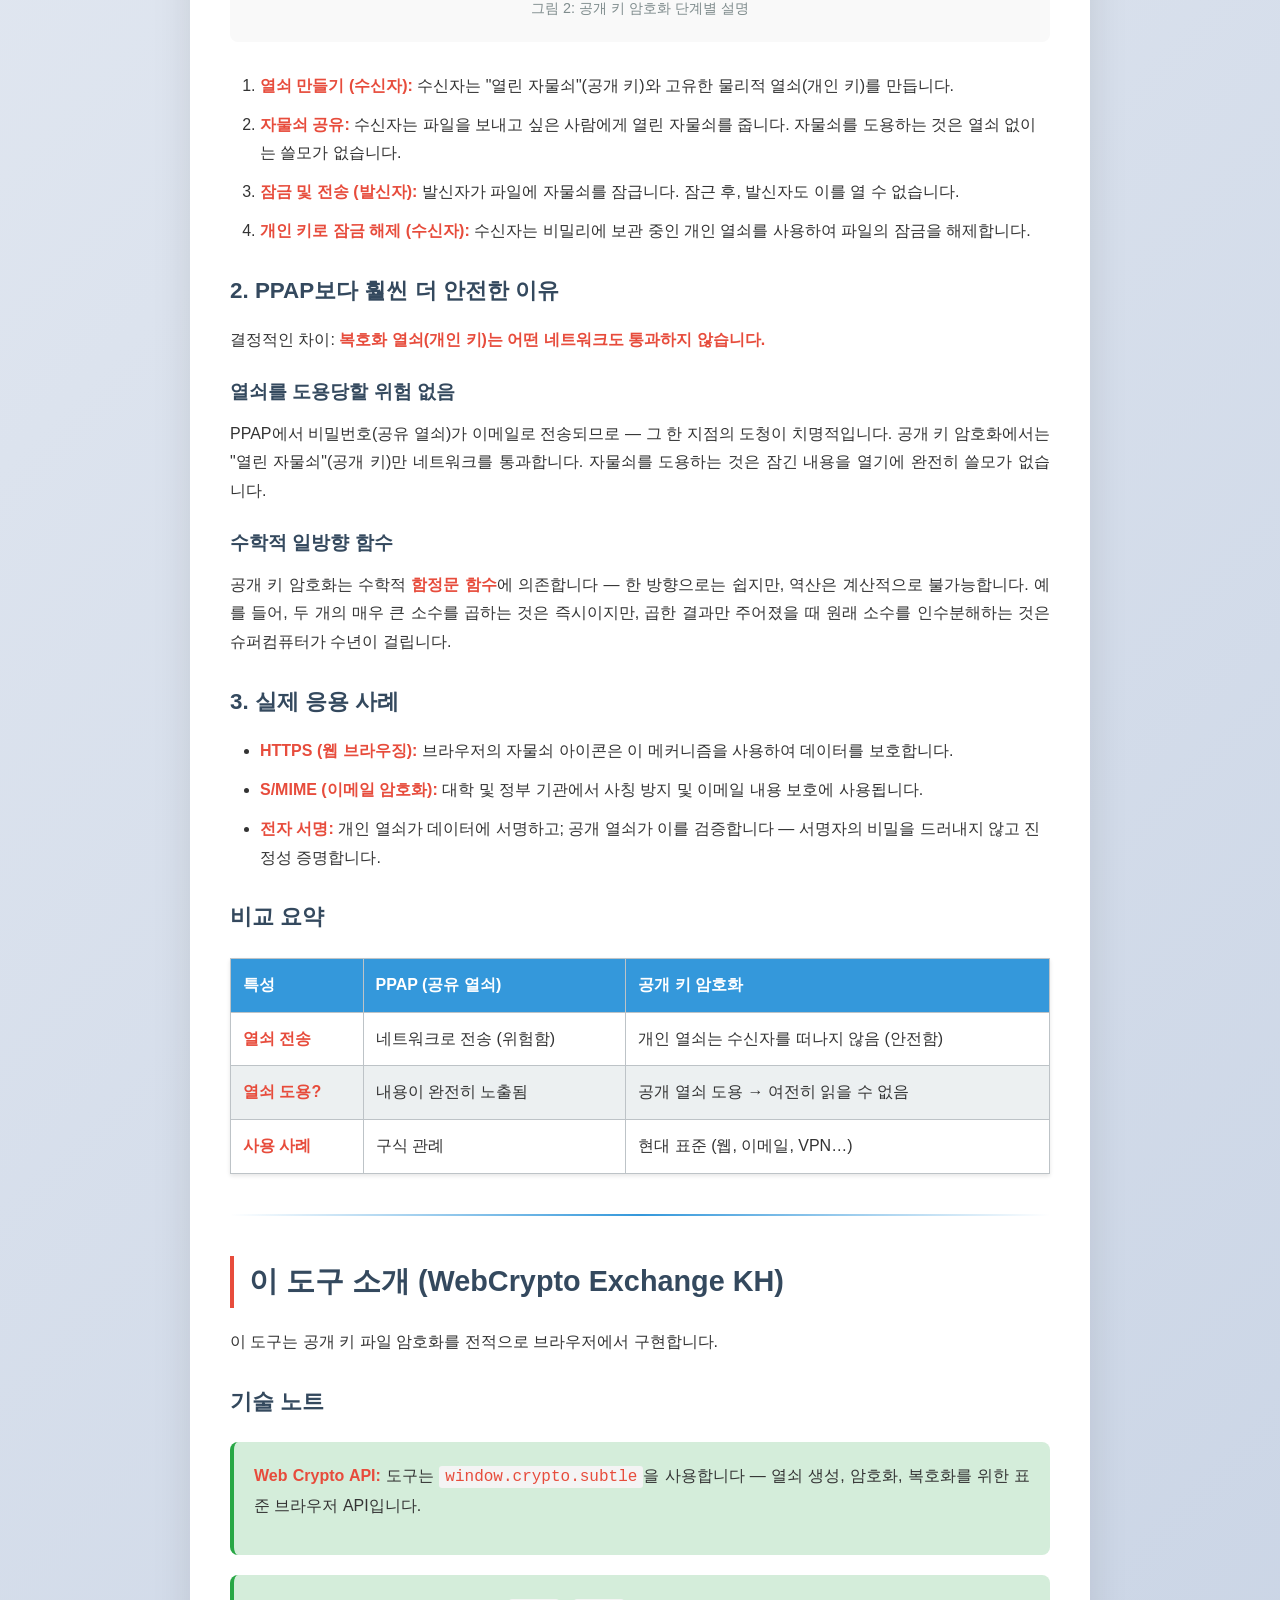
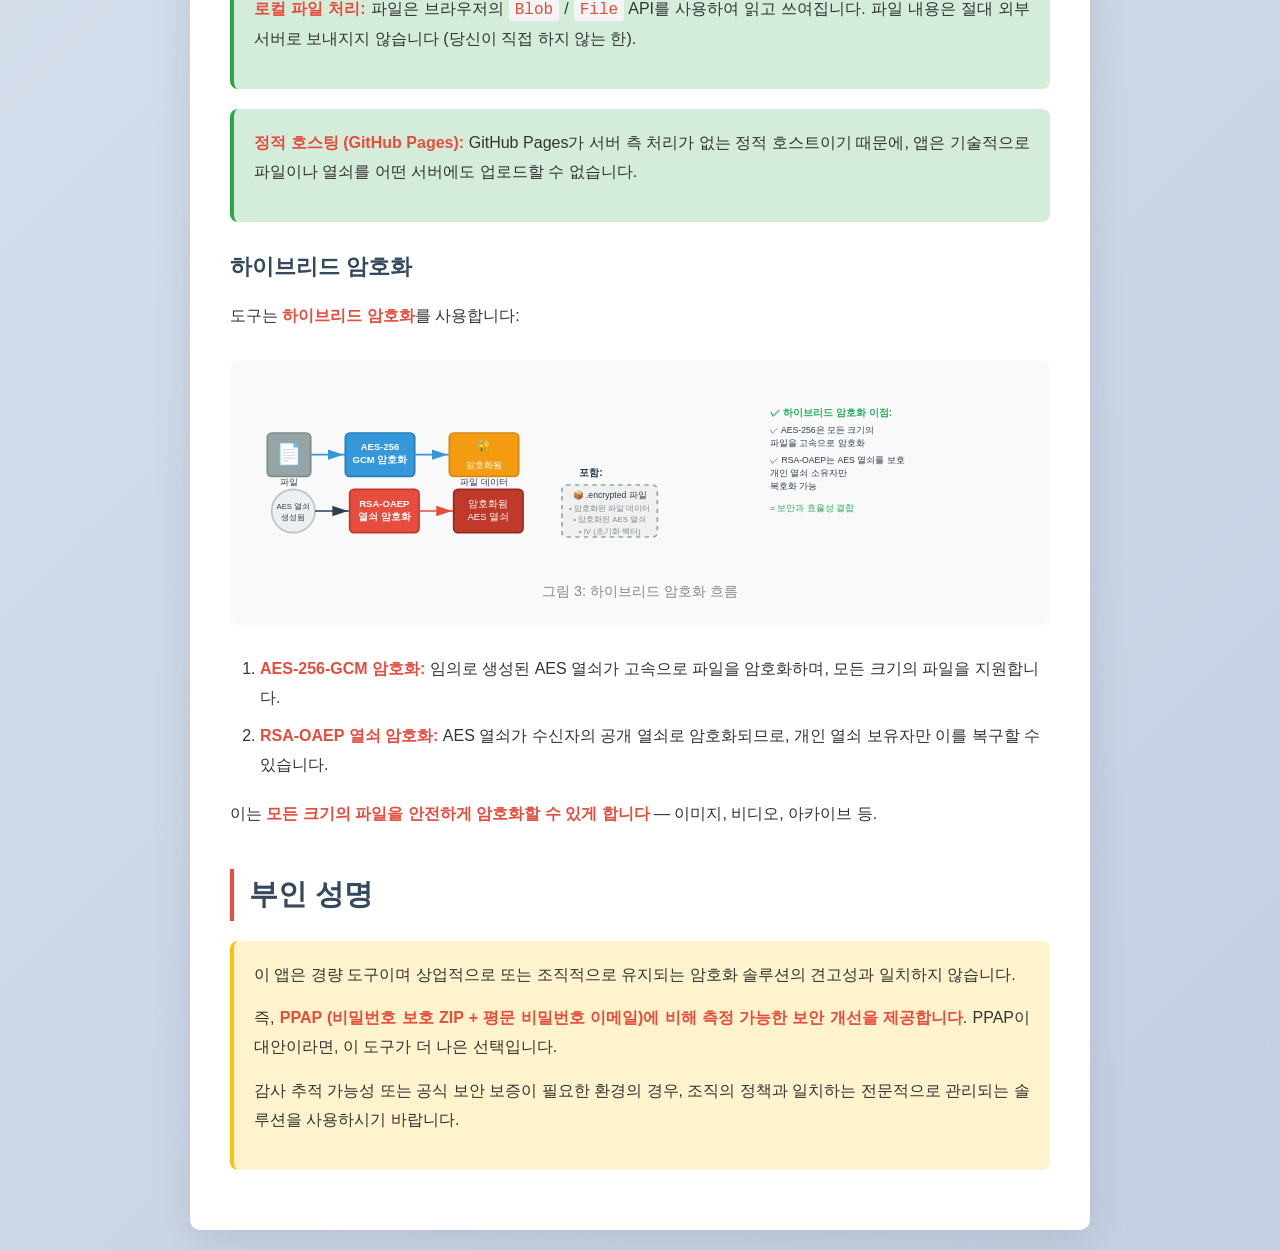
<file: internationalization/description.ko.html>
<!DOCTYPE html>
<html lang="ko">
<head>
    <meta charset="UTF-8">
    <meta name="viewport" content="width=device-width, initial-scale=1.0">
    <title>이메일 첨부파일의 안전한 암호화 — WebCrypto Exchange KH</title>
    <style>
        * { margin: 0; padding: 0; box-sizing: border-box; }
        body {
            font-family: -apple-system, BlinkMacSystemFont, 'Segoe UI', 'Noto Sans CJK KR', sans-serif;
            line-height: 1.8; color: #333;
            background: linear-gradient(135deg, #f5f7fa 0%, #c3cfe2 100%);
            min-height: 100vh; padding: 20px;
        }
        .container { max-width: 900px; margin: 0 auto; background: white; border-radius: 10px;
            box-shadow: 0 10px 40px rgba(0,0,0,0.1); padding: 40px; }
        h1 { color: #2c3e50; font-size: 2.2em; margin-bottom: 30px;
            border-bottom: 3px solid #3498db; padding-bottom: 20px; }
        h2 { color: #34495e; font-size: 1.8em; margin-top: 40px; margin-bottom: 20px;
            padding-left: 15px; border-left: 4px solid #e74c3c; }
        h3 { color: #34495e; font-size: 1.4em; margin-top: 25px; margin-bottom: 15px; }
        h4 { color: #34495e; font-size: 1.2em; margin-top: 20px; margin-bottom: 10px; }
        p { margin-bottom: 15px; text-align: justify; }
        strong { color: #e74c3c; font-weight: bold; }
        ul, ol { margin-left: 30px; margin-bottom: 20px; }
        li { margin-bottom: 10px; }
        a { color: #3498db; text-decoration: none; border-bottom: 1px dotted #3498db; }
        a:hover { color: #2980b9; border-bottom: 1px solid #2980b9; }
        blockquote { border-left: 4px solid #95a5a6; margin-left: 20px; padding: 15px;
            margin-bottom: 20px; background: #ecf0f1; border-radius: 5px; font-style: italic; }
        table { width: 100%; border-collapse: collapse; margin: 20px 0;
            box-shadow: 0 2px 4px rgba(0,0,0,0.1); }
        th, td { border: 1px solid #bdc3c7; padding: 12px; text-align: left; }
        th { background-color: #3498db; color: white; font-weight: bold; }
        tr:nth-child(even) { background-color: #ecf0f1; }
        hr { border: none; height: 2px;
            background: linear-gradient(to right, transparent, #3498db, transparent);
            margin: 40px 0; }
        .intro { background: #e8f4f8; padding: 20px; border-radius: 8px;
            margin-bottom: 30px; border-left: 4px solid #3498db; }
        .warning { background: #fff3cd; padding: 20px; border-radius: 8px;
            margin: 20px 0; border-left: 4px solid #ffc107; }
        .note { background: #d4edda; padding: 20px; border-radius: 8px;
            margin: 20px 0; border-left: 4px solid #28a745; }
        code { background: #f4f4f4; padding: 2px 6px; border-radius: 3px;
            font-family: 'Courier New', monospace; color: #e74c3c; }
        @media (max-width: 768px) {
            .container { padding: 20px; }
            h1 { font-size: 1.8em; } h2 { font-size: 1.5em; }
            table { font-size: 0.9em; } th, td { padding: 8px; }
        }
    </style>
</head>
<body>
<div class="container">
    <h1>이메일 첨부파일의 안전한 암호화</h1>

    <div class="intro">
        <p>비밀번호로 보호된 ZIP 파일을 보낸 후, 비밀번호를 별도의 이메일로 전송하는 방식을 <strong>"PPAP"</strong>(Password-protected ZIP → Password sent → Encryption → Protocol)이라고 합니다.</p>
        <p>현재 많은 정부 기관과 기업들이 <strong>PPAP을 폐기</strong>했습니다. 이 방식이 실질적인 보안 효과를 제공하지 않으며, 오히려 위험을 높인다는 것을 인식했기 때문입니다.</p>
    </div>

    <h2>왜 "비밀번호 보호 ZIP + 평문 비밀번호"가 위험한가</h2>
    <p style="margin-top:-10px;font-size:0.95em;color:#7f8c8d;">(대학과 공공 기관이 이를 포기하는 이유)</p>

    <figure style="text-align:center;margin:30px 0;padding:20px;background:#f9f9f9;border-radius:8px;">
        <svg viewBox="0 0 600 200" style="max-width:100%;height:auto;">
            <text x="150" y="25" font-size="16" font-weight="bold" text-anchor="middle" fill="#e74c3c">❌ PPAP (위험함)</text>
            <circle cx="50" cy="100" r="25" fill="#3498db"/>
            <text x="50" y="105" font-size="12" text-anchor="middle" fill="white">발신자</text>
            <circle cx="250" cy="100" r="25" fill="#2ecc71"/>
            <text x="250" y="105" font-size="12" text-anchor="middle" fill="white">수신자</text>
            <path d="M 75 80 L 225 80" stroke="#e74c3c" stroke-width="3" fill="none" marker-end="url(#aR)"/>
            <text x="150" y="77" font-size="11" text-anchor="middle" fill="#c0392b">🔓 ZIP 파일</text>
            <text x="150" y="90" font-size="10" text-anchor="middle" fill="#c0392b">도청됨</text>
            <path d="M 75 120 L 225 120" stroke="#e74c3c" stroke-width="3" fill="none" marker-end="url(#aR)"/>
            <text x="150" y="117" font-size="11" text-anchor="middle" fill="#c0392b">🔑 비밀번호</text>
            <text x="150" y="130" font-size="10" text-anchor="middle" fill="#c0392b">동일 경로 — 역시 도청됨</text>
            <text x="150" y="165" font-size="11" text-anchor="middle" fill="#e74c3c">⚠️ 공격자가 둘 다 취득 — 데이터 노출!</text>

            <text x="450" y="25" font-size="16" font-weight="bold" text-anchor="middle" fill="#27ae60">✓ 공개 키 (안전함)</text>
            <circle cx="350" cy="100" r="25" fill="#3498db"/>
            <text x="350" y="105" font-size="12" text-anchor="middle" fill="white">발신자</text>
            <circle cx="550" cy="100" r="25" fill="#2ecc71"/>
            <text x="550" y="105" font-size="12" text-anchor="middle" fill="white">수신자</text>
            <path d="M 390 85 L 525 85" stroke="#27ae60" stroke-width="2" stroke-dasharray="5,5" fill="none" marker-start="url(#aG)"/>
            <text x="450" y="82" font-size="9" text-anchor="middle" fill="#27ae60">🔓 공개 키 (공유 가능)</text>
            <path d="M 375 115 L 525 115" stroke="#f39c12" stroke-width="3" fill="none" marker-end="url(#aO)"/>
            <text x="450" y="112" font-size="11" text-anchor="middle" fill="#d68910">🔐 암호화된 파일</text>
            <text x="450" y="125" font-size="10" text-anchor="middle" fill="#d68910">개인 키 없이는 읽을 수 없음</text>
            <text x="450" y="165" font-size="11" text-anchor="middle" fill="#27ae60">✓ 개인 키는 수신자 수중에만 존재</text>
            <defs>
                <marker id="aR" markerWidth="10" markerHeight="10" refX="10" refY="3" orient="auto" markerUnits="strokeWidth"><path d="M1,0 L1,6 L10,3 z" fill="#e74c3c"/></marker>
                <marker id="aG" markerWidth="10" markerHeight="10" refX="10" refY="3" orient="auto" markerUnits="strokeWidth"><path d="M9,0 L9,6 L0,3 z" fill="#27ae60"/></marker>
                <marker id="aO" markerWidth="10" markerHeight="10" refX="10" refY="3" orient="auto" markerUnits="strokeWidth"><path d="M1,0 L1,6 L10,3 z" fill="#f39c12"/></marker>
            </defs>
        </svg>
        <figcaption style="font-size:0.9em;color:#7f8c8d;margin-top:15px;">그림 1: PPAP vs. 공개 키 암호화</figcaption>
    </figure>

    <h3>① 파일과 비밀번호 모두 동일한 경로로 전송 — 둘 다 도청될 수 있음</h3>
    <p>핵심 문제는 간단합니다: <strong>도둑이 같은 도로를 두 번 지나갑니다.</strong></p>
    <ul>
        <li><strong>이메일 1 (파일):</strong> 공격자에 의해 도청될 수 있습니다.</li>
        <li><strong>이메일 2 (비밀번호):</strong> 정확히 동일한 네트워크와 서버로 전송 — 취약성이 동일합니다.</li>
    </ul>
    <p>현관문을 잠근 후(이메일 1), 같은 현관 앞 매트 아래에 열쇠를 놓아두는 것(이메일 2)과 같으며, 도둑이 뒤에서 지켜보고 있습니다. 일본의 <strong>IPA (정보처리진흥기구)</strong>는 명시적으로 동일한 경로로 둘 다 전송하는 것이 의미 있는 보호를 제공하지 않음을 경고합니다.</p>

    <div class="warning">
        <p><strong>공공 기관의 경고:</strong> "동일한 경로로 전송하면 도청 방지 효과가 없습니다."</p>
        <p>공격자가 이메일을 도청할 수 있다면, <strong>암호화된 파일과 비밀번호 모두 동시에 도용되며 — 복호화는 자명합니다.</strong></p>
        <p style="font-size:0.9em;margin-top:10px;">참고: <a href="https://business.ntt-west.co.jp/bizclip/articles/bcl00163-057.html" target="_blank">NTT West</a>, <a href="https://www.ntt.com/bizon/ppap-caution.html" target="_blank">NTT</a></p>
    </div>

    <h3>② ZIP 암호화는 약함 — 짧은 비밀번호는 분 단위로 파괴됨</h3>
    <p>대부분의 Windows 환경에서는 <strong>ZipCrypto</strong>, 광범위하게 손상된 것으로 간주되는 레거시 알고리즘을 사용합니다. 전수 조사 공격은 <strong>짧은 비밀번호를 분에서 일 단위로 파괴</strong>할 수 있습니다. 이는 연구 데이터나 개인 정보 보호에 부적절합니다.</p>

    <h3>③ "비밀번호 별도 전송"이 정확히 잘못된 순간에 실패함</h3>
    <p>원래 근거는: "파일을 잘못된 사람에게 보낸다 해도, 비밀번호를 보내지 않으면 열 수 없습니다." 실제로는:</p>
    <ul>
        <li>사용자가 종종 <strong>비밀번호 이메일을 바로 직후에</strong>, 동일한 잘못된 수신자에게 보냅니다.</li>
        <li>두 이메일이 동일한 방향 착오 위험을 공유 — <strong>실수가 상관관계 있음.</strong></li>
    </ul>
    <p>더 간단히 말하면: <strong>"당신이 인식하지 못한 채 잠금장치와 열쇠를 잘못된 사람에게 보냅니다."</strong></p>

    <h3>④ 정부, 금융 규제 기관, 대기업이 명시적으로 PPAP 금지</h3>
    <p>일본의 내각부, 디지털청, 금융청은 모두 <strong>이메일로 비밀번호 보호 ZIP을 보내는 것이 권장되지 않음</strong>을 선언했으며 중앙 부처와 기업에 이 관행을 중단할 것을 권장했습니다.</p>
    <blockquote>
        "비밀번호 보호 파일 이메일 첨부는 기본적으로 사용하지 않아야 합니다."
        <br><small>— 일본 금융청 (2025)</small>
    </blockquote>

    <hr>

    <h2>요약: 왜 위험한가 (일반인 설명)</h2>
    <ol>
        <li><strong>파일과 비밀번호가 동일한 경로로 여행 — 둘 다 도청될 수 있습니다.</strong></li>
        <li><strong>안티바이러스 도구가 암호화된 ZIP 내부를 스캔할 수 없음 — 공격자가 이를 악용하여 멀웨어를 배포합니다.</strong></li>
        <li><strong>잘못 보낸 파일이 열쇠와 함께 옵니다, 그래서 "비밀번호 나중에 보내기"는 공개를 방지하지 않습니다.</strong></li>
    </ol>

    <h2>권장 대안</h2>
    <ul>
        <li><strong>클라우드 스토리지</strong> (Box / OneDrive / Google Drive) <strong>공유 링크 포함</strong></li>
        <li><strong>암호화된 이메일</strong> (S/MIME / PGP)</li>
        <li><strong>전용 보안 파일 전송 서비스</strong></li>
        <li><strong>공개 키 파일 암호화</strong> (이 도구)</li>
    </ul>

    <hr>

    <h2>공개 키 암호화의 작동 원리</h2>
    <p>PPAP의 기본적인 문제는 상대방에게 열쇠(비밀번호)를 보내야 한다는 것이었습니다. 공개 키 암호화는 이를 근본적으로 해결합니다.</p>

    <h3>1. 자물쇠 비유</h3>
    <p>공개 키 암호화는 한 쌍의 열쇠를 사용합니다: <strong>공개 키</strong>와 <strong>개인 키</strong>.</p>

    <figure style="text-align: center; margin: 30px 0; padding: 20px; background: #f9f9f9; border-radius: 8px;">
        <svg viewBox="0 0 800 250" style="max-width: 100%; height: auto;">
            <!-- 수신자가 키 쌍 생성 -->
            <text x="100" y="30" font-size="14" font-weight="bold" fill="#2c3e50">1단계. 키 생성 (수신자)</text>
            <circle cx="100" cy="80" r="30" fill="#2ecc71"/>
            <text x="100" y="85" font-size="12" text-anchor="middle" fill="white">수신자</text>
            <path d="M 130 70 L 180 70" stroke="#2c3e50" stroke-width="2" fill="none" marker-end="url(#arrowDark)"/>
            <rect x="180" y="55" width="60" height="30" rx="5" fill="#f39c12" stroke="#d68910" stroke-width="2"/>
            <text x="210" y="75" font-size="11" text-anchor="middle" fill="white">🔓 공개키</text>
            <path d="M 130 90 L 180 90" stroke="#2c3e50" stroke-width="2" fill="none" marker-end="url(#arrowDark)"/>
            <rect x="180" y="75" width="60" height="30" rx="5" fill="#e74c3c" stroke="#c0392b" stroke-width="2"/>
            <text x="210" y="95" font-size="11" text-anchor="middle" fill="white">🔑 개인키</text>

            <!-- 공개키 배포 -->
            <text x="100" y="150" font-size="14" font-weight="bold" fill="#2c3e50">2단계. 자물쇠 배포</text>
            <circle cx="100" cy="200" r="30" fill="#2ecc71"/>
            <text x="100" y="205" font-size="12" text-anchor="middle" fill="white">수신자</text>
            <path d="M 130 200 L 220 200" stroke="#f39c12" stroke-width="3" fill="none" marker-end="url(#arrowOrange)"/>
            <rect x="225" y="185" width="60" height="30" rx="5" fill="#f39c12" stroke="#d68910" stroke-width="2"/>
            <text x="255" y="205" font-size="11" text-anchor="middle" fill="white">🔓 공개키</text>
            <text x="350" y="205" font-size="10" fill="#7f8c8d">발신자에게 전송</text>

            <!-- 발신자가 파일 잠금 -->
            <text x="550" y="30" font-size="14" font-weight="bold" fill="#2c3e50">3단계. 잠금 (발신자)</text>
            <circle cx="550" cy="80" r="30" fill="#3498db"/>
            <text x="550" y="85" font-size="12" text-anchor="middle" fill="white">발신자</text>
            <rect x="625" y="60" width="30" height="30" rx="3" fill="#95a5a6" stroke="#7f8c8d" stroke-width="2"/>
            <text x="640" y="80" font-size="14" text-anchor="middle" fill="white">📄</text>
            <text x="640" y="100" font-size="9" text-anchor="middle" fill="#2c3e50">파일</text>
            <path d="M 590 85 L 625 85" stroke="#2c3e50" stroke-width="2" fill="none" marker-end="url(#arrowDark)"/>
            <rect x="680" y="60" width="40" height="40" rx="3" fill="#f39c12" stroke="#d68910" stroke-width="2"/>
            <text x="700" y="92" font-size="20" text-anchor="middle" fill="white">️️🔒</text>

            <!-- 수신자가 개인키로 해제 -->
            <text x="550" y="150" font-size="14" font-weight="bold" fill="#2c3e50">4단계. 개인키로 열기 (수신자)</text>
            <circle cx="550" cy="200" r="30" fill="#2ecc71"/>
            <text x="550" y="205" font-size="12" text-anchor="middle" fill="white">수신자</text>
            <rect x="625" y="180" width="40" height="40" rx="3" fill="#e74c3c" stroke="#c0392b" stroke-width="2"/>
            <text x="645" y="212" font-size="20" text-anchor="middle" fill="white">🔑</text>
            <path d="M 590 200 L 625 200" stroke="#2c3e50" stroke-width="2" fill="none" marker-end="url(#arrowDark)"/>
            <rect x="680" y="180" width="30" height="30" rx="3" fill="#95a5a6" stroke="#7f8c8d" stroke-width="2"/>
            <text x="695" y="200" font-size="14" text-anchor="middle" fill="white">📄️🔓</text>
            <text x="695" y="220" font-size="9" text-anchor="middle" fill="#2c3e50">열림</text>
            <defs>
                <marker id="arrowDark" markerWidth="10" markerHeight="10" refX="10" refY="3" orient="auto" markerUnits="strokeWidth"><path d="M0,0 L0,6 L9,3 z" fill="#2c3e50"/></marker>
                <marker id="arrowOrange" markerWidth="10" markerHeight="10" refX="10" refY="3" orient="auto" markerUnits="strokeWidth"><path d="M0,0 L0,6 L9,3 z" fill="#f39c12"/></marker>
            </defs>
        </svg>
        <figcaption style="font-size:0.9em;color:#7f8c8d;margin-top:15px;">그림 2: 공개 키 암호화 단계별 설명</figcaption>
    </figure>

    <ol>
        <li><strong>열쇠 만들기 (수신자):</strong> 수신자는 "열린 자물쇠"(공개 키)와 고유한 물리적 열쇠(개인 키)를 만듭니다.</li>
        <li><strong>자물쇠 공유:</strong> 수신자는 파일을 보내고 싶은 사람에게 열린 자물쇠를 줍니다. 자물쇠를 도용하는 것은 열쇠 없이는 쓸모가 없습니다.</li>
        <li><strong>잠금 및 전송 (발신자):</strong> 발신자가 파일에 자물쇠를 잠급니다. 잠근 후, 발신자도 이를 열 수 없습니다.</li>
        <li><strong>개인 키로 잠금 해제 (수신자):</strong> 수신자는 비밀리에 보관 중인 개인 열쇠를 사용하여 파일의 잠금을 해제합니다.</li>
    </ol>

    <h3>2. PPAP보다 훨씬 더 안전한 이유</h3>
    <p>결정적인 차이: <strong>복호화 열쇠(개인 키)는 어떤 네트워크도 통과하지 않습니다.</strong></p>

    <h4>열쇠를 도용당할 위험 없음</h4>
    <p>PPAP에서 비밀번호(공유 열쇠)가 이메일로 전송되므로 — 그 한 지점의 도청이 치명적입니다. 공개 키 암호화에서는 "열린 자물쇠"(공개 키)만 네트워크를 통과합니다. 자물쇠를 도용하는 것은 잠긴 내용을 열기에 완전히 쓸모가 없습니다.</p>

    <h4>수학적 일방향 함수</h4>
    <p>공개 키 암호화는 수학적 <strong>함정문 함수</strong>에 의존합니다 — 한 방향으로는 쉽지만, 역산은 계산적으로 불가능합니다. 예를 들어, 두 개의 매우 큰 소수를 곱하는 것은 즉시이지만, 곱한 결과만 주어졌을 때 원래 소수를 인수분해하는 것은 슈퍼컴퓨터가 수년이 걸립니다.</p>

    <h3>3. 실제 응용 사례</h3>
    <ul>
        <li><strong>HTTPS (웹 브라우징):</strong> 브라우저의 자물쇠 아이콘은 이 메커니즘을 사용하여 데이터를 보호합니다.</li>
        <li><strong>S/MIME (이메일 암호화):</strong> 대학 및 정부 기관에서 사칭 방지 및 이메일 내용 보호에 사용됩니다.</li>
        <li><strong>전자 서명:</strong> 개인 열쇠가 데이터에 서명하고; 공개 열쇠가 이를 검증합니다 — 서명자의 비밀을 드러내지 않고 진정성 증명합니다.</li>
    </ul>

    <h3>비교 요약</h3>
    <table>
        <thead><tr><th>특성</th><th>PPAP (공유 열쇠)</th><th>공개 키 암호화</th></tr></thead>
        <tbody>
            <tr><td><strong>열쇠 전송</strong></td><td>네트워크로 전송 (위험함)</td><td>개인 열쇠는 수신자를 떠나지 않음 (안전함)</td></tr>
            <tr><td><strong>열쇠 도용?</strong></td><td>내용이 완전히 노출됨</td><td>공개 열쇠 도용 → 여전히 읽을 수 없음</td></tr>
            <tr><td><strong>사용 사례</strong></td><td>구식 관례</td><td>현대 표준 (웹, 이메일, VPN…)</td></tr>
        </tbody>
    </table>

    <hr>

    <h2>이 도구 소개 (WebCrypto Exchange KH)</h2>
    <p>이 도구는 공개 키 파일 암호화를 전적으로 브라우저에서 구현합니다.</p>

    <h3>기술 노트</h3>
    <div class="note">
        <p><strong>Web Crypto API:</strong> 도구는 <code>window.crypto.subtle</code>을 사용합니다 — 열쇠 생성, 암호화, 복호화를 위한 표준 브라우저 API입니다.</p>
    </div>
    <div class="note">
        <p><strong>로컬 파일 처리:</strong> 파일은 브라우저의 <code>Blob</code> / <code>File</code> API를 사용하여 읽고 쓰여집니다. 파일 내용은 절대 외부 서버로 보내지지 않습니다 (당신이 직접 하지 않는 한).</p>
    </div>
    <div class="note">
        <p><strong>정적 호스팅 (GitHub Pages):</strong> GitHub Pages가 서버 측 처리가 없는 정적 호스트이기 때문에, 앱은 기술적으로 파일이나 열쇠를 어떤 서버에도 업로드할 수 없습니다.</p>
    </div>

    <h3>하이브리드 암호화</h3>
    <p>도구는 <strong>하이브리드 암호화</strong>를 사용합니다:</p>

    <figure style="text-align:center;margin:30px 0;padding:20px;background:#f9f9f9;border-radius:8px;">
        <svg viewBox="0 0 900 200" style="max-width:100%;height:auto;">
            <rect x="20" y="60" width="50" height="50" rx="5" fill="#95a5a6" stroke="#7f8c8d" stroke-width="2"/>
            <text x="45" y="92" font-size="24" text-anchor="middle" fill="white">📄</text>
            <text x="45" y="120" font-size="10" text-anchor="middle" fill="#2c3e50">파일</text>
            <path d="M 70 85 L 110 85" stroke="#3498db" stroke-width="2" fill="none" marker-end="url(#aBl3)"/>
            <rect x="110" y="60" width="80" height="50" rx="5" fill="#3498db" stroke="#2980b9" stroke-width="2"/>
            <text x="150" y="80" font-size="11" font-weight="bold" text-anchor="middle" fill="white">AES-256</text>
            <text x="150" y="95" font-size="11" font-weight="bold" text-anchor="middle" fill="white">GCM 암호화</text>
            <path d="M 190 85 L 230 85" stroke="#3498db" stroke-width="2" fill="none" marker-end="url(#aBl3)"/>
            <rect x="230" y="60" width="80" height="50" rx="5" fill="#f39c12" stroke="#d68910" stroke-width="2"/>
            <text x="270" y="80" font-size="14" text-anchor="middle" fill="white">🔐</text>
            <text x="270" y="100" font-size="10" text-anchor="middle" fill="white">암호화됨</text>
            <text x="270" y="120" font-size="10" text-anchor="middle" fill="#2c3e50">파일 데이터</text>
            <circle cx="50" cy="150" r="25" fill="#ecf0f1" stroke="#bdc3c7" stroke-width="2"/>
            <text x="50" y="148" font-size="9" text-anchor="middle" fill="#2c3e50">AES 열쇠</text>
            <text x="50" y="160" font-size="9" text-anchor="middle" fill="#2c3e50">생성됨</text>
            <path d="M 75 150 L 115 150" stroke="#2c3e50" stroke-width="2" fill="none" marker-end="url(#aD3)"/>
            <rect x="115" y="125" width="80" height="50" rx="5" fill="#e74c3c" stroke="#c0392b" stroke-width="2"/>
            <text x="155" y="145" font-size="11" font-weight="bold" text-anchor="middle" fill="white">RSA-OAEP</text>
            <text x="155" y="160" font-size="11" font-weight="bold" text-anchor="middle" fill="white">열쇠 암호화</text>
            <path d="M 195 150 L 235 150" stroke="#e74c3c" stroke-width="2" fill="none" marker-end="url(#aRd3)"/>
            <rect x="235" y="125" width="80" height="50" rx="5" fill="#c0392b" stroke="#922b21" stroke-width="2"/>
            <text x="275" y="145" font-size="11" text-anchor="middle" fill="white">암호화됨</text>
            <text x="275" y="160" font-size="11" text-anchor="middle" fill="white">AES 열쇠</text>
            <text x="380" y="110" font-size="12" font-weight="bold" fill="#2c3e50">포함:</text>
            <rect x="360" y="120" width="110" height="60" rx="5" fill="#f0f0f0" stroke="#95a5a6" stroke-width="2" stroke-dasharray="5,5"/>
            <text x="415" y="135" font-size="10" text-anchor="middle" fill="#2c3e50">📦 .encrypted 파일</text>
            <text x="415" y="150" font-size="9" text-anchor="middle" fill="#7f8c8d">• 암호화된 파일 데이터</text>
            <text x="415" y="163" font-size="9" text-anchor="middle" fill="#7f8c8d">• 암호화된 AES 열쇠</text>
            <text x="415" y="176" font-size="9" text-anchor="middle" fill="#7f8c8d">• IV (초기화 벡터)</text>
            <text x="600" y="40" font-size="12" font-weight="bold" fill="#27ae60">✓ 하이브리드 암호화 이점:</text>
            <text x="600" y="60" font-size="10" fill="#2c3e50">✓ AES-256은 모든 크기의</text>
            <text x="600" y="75" font-size="10" fill="#2c3e50">  파일을 고속으로 암호화</text>
            <text x="600" y="95" font-size="10" fill="#2c3e50">✓ RSA-OAEP는 AES 열쇠를 보호</text>
            <text x="600" y="110" font-size="10" fill="#2c3e50">  개인 열쇠 소유자만</text>
            <text x="600" y="125" font-size="10" fill="#2c3e50">  복호화 가능</text>
            <text x="600" y="150" font-size="10" fill="#27ae60">= 보안과 효율성 결합</text>
            <defs>
                <marker id="aBl3" markerWidth="10" markerHeight="10" refX="10" refY="3" orient="auto" markerUnits="strokeWidth"><path d="M0,0 L0,6 L9,3 z" fill="#3498db"/></marker>
                <marker id="aRd3" markerWidth="10" markerHeight="10" refX="10" refY="3" orient="auto" markerUnits="strokeWidth"><path d="M0,0 L0,6 L9,3 z" fill="#e74c3c"/></marker>
                <marker id="aD3" markerWidth="10" markerHeight="10" refX="10" refY="3" orient="auto" markerUnits="strokeWidth"><path d="M0,0 L0,6 L9,3 z" fill="#2c3e50"/></marker>
            </defs>
        </svg>
        <figcaption style="font-size:0.9em;color:#7f8c8d;margin-top:15px;">그림 3: 하이브리드 암호화 흐름</figcaption>
    </figure>

    <ol>
        <li><strong>AES-256-GCM 암호화:</strong> 임의로 생성된 AES 열쇠가 고속으로 파일을 암호화하며, 모든 크기의 파일을 지원합니다.</li>
        <li><strong>RSA-OAEP 열쇠 암호화:</strong> AES 열쇠가 수신자의 공개 열쇠로 암호화되므로, 개인 열쇠 보유자만 이를 복구할 수 있습니다.</li>
    </ol>
    <p>이는 <strong>모든 크기의 파일을 안전하게 암호화할 수 있게 합니다</strong> — 이미지, 비디오, 아카이브 등.</p>

    <h2>부인 성명</h2>
    <div class="warning">
        <p>이 앱은 경량 도구이며 상업적으로 또는 조직적으로 유지되는 암호화 솔루션의 견고성과 일치하지 않습니다.</p>
        <p>즉, <strong>PPAP (비밀번호 보호 ZIP + 평문 비밀번호 이메일)에 비해 측정 가능한 보안 개선을 제공합니다</strong>. PPAP이 대안이라면, 이 도구가 더 나은 선택입니다.</p>
        <p>감사 추적 가능성 또는 공식 보안 보증이 필요한 환경의 경우, 조직의 정책과 일치하는 전문적으로 관리되는 솔루션을 사용하시기 바랍니다.</p>
    </div>
</div>
</body>
</html>
</file>
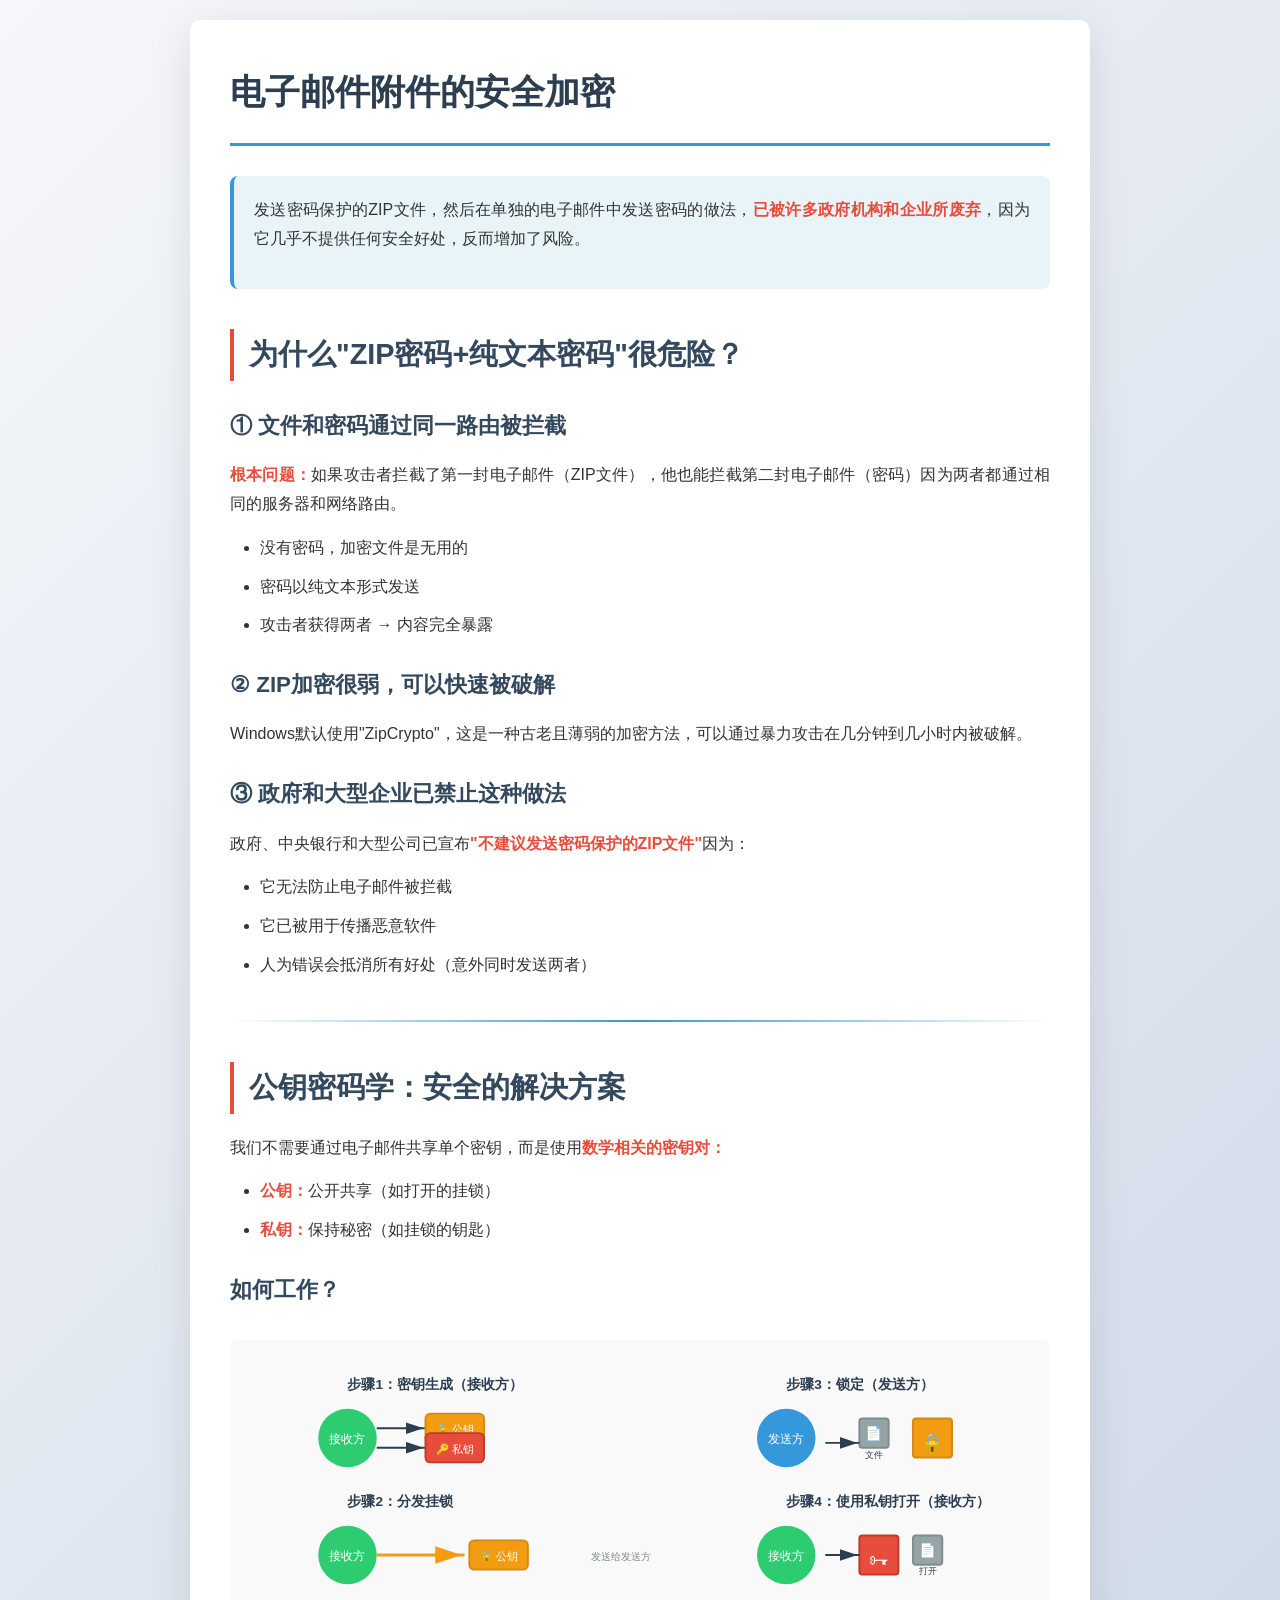
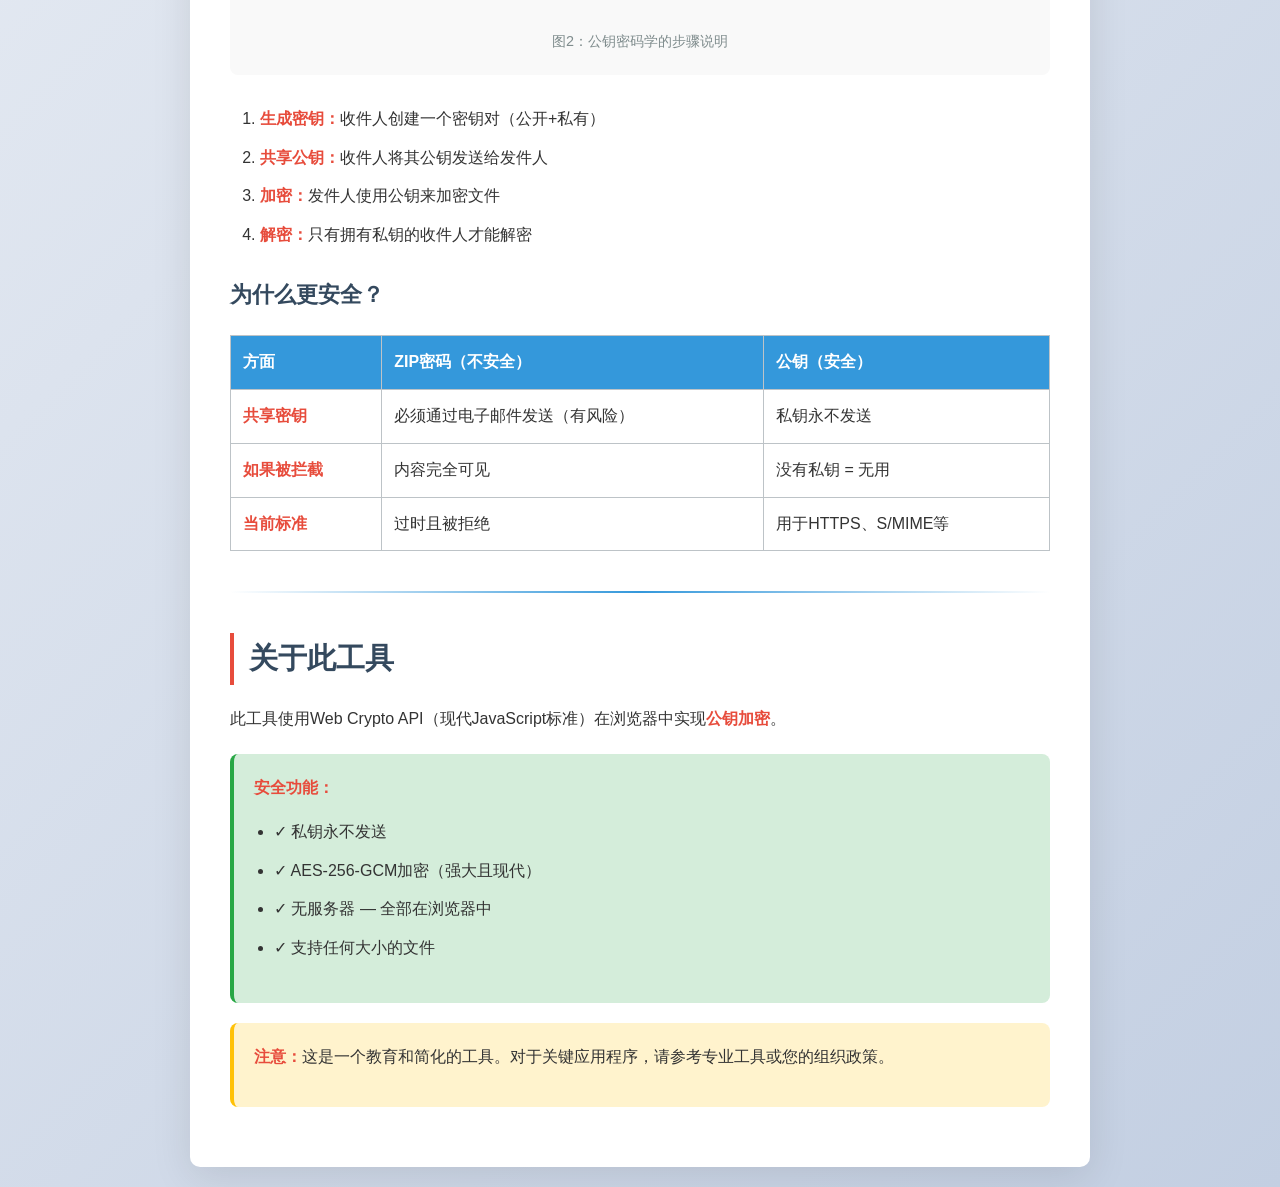
<file: internationalization/description.zh.html>
<!DOCTYPE html>
<html lang="zh">
<head>
    <meta charset="UTF-8">
    <meta name="viewport" content="width=device-width, initial-scale=1.0">
    <title>电子邮件附件的安全加密 — WebCrypto Exchange KH</title>
    <style>
        * { margin: 0; padding: 0; box-sizing: border-box; }
        body {
            font-family: -apple-system, BlinkMacSystemFont, 'Segoe UI', 'Microsoft YaHei', sans-serif;
            line-height: 1.8; color: #333;
            background: linear-gradient(135deg, #f5f7fa 0%, #c3cfe2 100%);
            min-height: 100vh; padding: 20px;
        }
        .container { max-width: 900px; margin: 0 auto; background: white; border-radius: 10px;
            box-shadow: 0 10px 40px rgba(0,0,0,0.1); padding: 40px; }
        h1 { color: #2c3e50; font-size: 2.2em; margin-bottom: 30px;
            border-bottom: 3px solid #3498db; padding-bottom: 20px; }
        h2 { color: #34495e; font-size: 1.8em; margin-top: 40px; margin-bottom: 20px;
            padding-left: 15px; border-left: 4px solid #e74c3c; }
        h3 { color: #34495e; font-size: 1.4em; margin-top: 25px; margin-bottom: 15px; }
        p { margin-bottom: 15px; text-align: justify; }
        strong { color: #e74c3c; font-weight: bold; }
        ul, ol { margin-left: 30px; margin-bottom: 20px; }
        li { margin-bottom: 10px; }
        a { color: #3498db; text-decoration: none; border-bottom: 1px dotted #3498db; }
        a:hover { color: #2980b9; border-bottom: 1px solid #2980b9; }
        .intro { background: #e8f4f8; padding: 20px; border-radius: 8px;
            margin-bottom: 30px; border-left: 4px solid #3498db; }
        .warning { background: #fff3cd; padding: 20px; border-radius: 8px;
            margin: 20px 0; border-left: 4px solid #ffc107; }
        .note { background: #d4edda; padding: 20px; border-radius: 8px;
            margin: 20px 0; border-left: 4px solid #28a745; }
        table { width: 100%; border-collapse: collapse; margin: 20px 0; }
        th, td { border: 1px solid #bdc3c7; padding: 12px; text-align: left; }
        th { background-color: #3498db; color: white; font-weight: bold; }
        code { background: #f4f4f4; padding: 2px 6px; border-radius: 3px;
            font-family: 'Courier New', monospace; color: #e74c3c; }
        @media (max-width: 768px) {
            .container { padding: 20px; }
            h1 { font-size: 1.8em; } h2 { font-size: 1.5em; }
        }
    </style>
</head>
<body>
<div class="container">
    <h1>电子邮件附件的安全加密</h1>

    <div class="intro">
        <p>发送密码保护的ZIP文件，然后在单独的电子邮件中发送密码的做法，<strong>已被许多政府机构和企业所废弃</strong>，因为它几乎不提供任何安全好处，反而增加了风险。</p>
    </div>

    <h2>为什么"ZIP密码+纯文本密码"很危险？</h2>

    <h3>① 文件和密码通过同一路由被拦截</h3>
    <p><strong>根本问题：</strong>如果攻击者拦截了第一封电子邮件（ZIP文件），他也能拦截第二封电子邮件（密码）因为两者都通过相同的服务器和网络路由。</p>
    <ul>
        <li>没有密码，加密文件是无用的</li>
        <li>密码以纯文本形式发送</li>
        <li>攻击者获得两者 → 内容完全暴露</li>
    </ul>

    <h3>② ZIP加密很弱，可以快速被破解</h3>
    <p>Windows默认使用"ZipCrypto"，这是一种古老且薄弱的加密方法，可以通过暴力攻击在几分钟到几小时内被破解。</p>

    <h3>③ 政府和大型企业已禁止这种做法</h3>
    <p>政府、中央银行和大型公司已宣布<strong>"不建议发送密码保护的ZIP文件"</strong>因为：</p>
    <ul>
        <li>它无法防止电子邮件被拦截</li>
        <li>它已被用于传播恶意软件</li>
        <li>人为错误会抵消所有好处（意外同时发送两者）</li>
    </ul>

    <hr style="margin: 40px 0; border: none; height: 2px; background: linear-gradient(to right, transparent, #3498db, transparent);">

    <h2>公钥密码学：安全的解决方案</h2>
    <p>我们不需要通过电子邮件共享单个密钥，而是使用<strong>数学相关的密钥对：</strong></p>
    <ul>
        <li><strong>公钥：</strong>公开共享（如打开的挂锁）</li>
        <li><strong>私钥：</strong>保持秘密（如挂锁的钥匙）</li>
    </ul>

    <h3>如何工作？</h3>
    <figure style="text-align: center; margin: 30px 0; padding: 20px; background: #f9f9f9; border-radius: 8px;">
        <svg viewBox="0 0 800 250" style="max-width: 100%; height: auto;">
            <!-- 接收方生成密钥对 -->
            <text x="100" y="30" font-size="14" font-weight="bold" fill="#2c3e50">步骤1：密钥生成（接收方）</text>
            <circle cx="100" cy="80" r="30" fill="#2ecc71"/>
            <text x="100" y="85" font-size="12" text-anchor="middle" fill="white">接收方</text>
            <path d="M 130 70 L 180 70" stroke="#2c3e50" stroke-width="2" fill="none" marker-end="url(#arrowDark)"/>
            <rect x="180" y="55" width="60" height="30" rx="5" fill="#f39c12" stroke="#d68910" stroke-width="2"/>
            <text x="210" y="75" font-size="11" text-anchor="middle" fill="white">🔓 公钥</text>
            <path d="M 130 90 L 180 90" stroke="#2c3e50" stroke-width="2" fill="none" marker-end="url(#arrowDark)"/>
            <rect x="180" y="75" width="60" height="30" rx="5" fill="#e74c3c" stroke="#c0392b" stroke-width="2"/>
            <text x="210" y="95" font-size="11" text-anchor="middle" fill="white">🔑 私钥</text>

            <!-- 分发公钥 -->
            <text x="100" y="150" font-size="14" font-weight="bold" fill="#2c3e50">步骤2：分发挂锁</text>
            <circle cx="100" cy="200" r="30" fill="#2ecc71"/>
            <text x="100" y="205" font-size="12" text-anchor="middle" fill="white">接收方</text>
            <path d="M 130 200 L 220 200" stroke="#f39c12" stroke-width="3" fill="none" marker-end="url(#arrowOrange)"/>
            <rect x="225" y="185" width="60" height="30" rx="5" fill="#f39c12" stroke="#d68910" stroke-width="2"/>
            <text x="255" y="205" font-size="11" text-anchor="middle" fill="white">🔓 公钥</text>
            <text x="350" y="205" font-size="10" fill="#7f8c8d">发送给发送方</text>

            <!-- 发送方加密文件 -->
            <text x="550" y="30" font-size="14" font-weight="bold" fill="#2c3e50">步骤3：锁定（发送方）</text>
            <circle cx="550" cy="80" r="30" fill="#3498db"/>
            <text x="550" y="85" font-size="12" text-anchor="middle" fill="white">发送方</text>

            <rect x="625" y="60" width="30" height="30" rx="3" fill="#95a5a6" stroke="#7f8c8d" stroke-width="2"/>
            <text x="640" y="80" font-size="14" text-anchor="middle" fill="white">📄</text>
            <text x="640" y="100" font-size="9" text-anchor="middle" fill="#2c3e50">文件</text>

            <path d="M 590 85 L 625 85" stroke="#2c3e50" stroke-width="2" fill="none" marker-end="url(#arrowDark)"/>

            <rect x="680" y="60" width="40" height="40" rx="3" fill="#f39c12" stroke="#d68910" stroke-width="2"/>
            <text x="700" y="92" font-size="20" text-anchor="middle" fill="white">🔒</text>

            <!-- 接收方使用私钥解密 -->
            <text x="550" y="150" font-size="14" font-weight="bold" fill="#2c3e50">步骤4：使用私钥打开（接收方）</text>
            <circle cx="550" cy="200" r="30" fill="#2ecc71"/>
            <text x="550" y="205" font-size="12" text-anchor="middle" fill="white">接收方</text>

            <rect x="625" y="180" width="40" height="40" rx="3" fill="#e74c3c" stroke="#c0392b" stroke-width="2"/>
            <text x="645" y="212" font-size="20" text-anchor="middle" fill="white">🗝</text>

            <path d="M 590 200 L 625 200" stroke="#2c3e50" stroke-width="2" fill="none" marker-end="url(#arrowDark)"/>

            <rect x="680" y="180" width="30" height="30" rx="3" fill="#95a5a6" stroke="#7f8c8d" stroke-width="2"/>
            <text x="695" y="200" font-size="14" text-anchor="middle" fill="white">📄</text>
            <text x="695" y="220" font-size="9" text-anchor="middle" fill="#2c3e50">打开</text>

            <defs>
                <marker id="arrowDark" markerWidth="10" markerHeight="10" refX="10" refY="3" orient="auto" markerUnits="strokeWidth"><path d="M0,0 L0,6 L9,3 z" fill="#2c3e50"/></marker>
                <marker id="arrowOrange" markerWidth="10" markerHeight="10" refX="10" refY="3" orient="auto" markerUnits="strokeWidth"><path d="M0,0 L0,6 L9,3 z" fill="#f39c12"/></marker>
            </defs>
        </svg>
        <figcaption style="font-size:0.9em;color:#7f8c8d;margin-top:15px;">图2：公钥密码学的步骤说明</figcaption>
    </figure>
    <ol>
        <li><strong>生成密钥：</strong>收件人创建一个密钥对（公开+私有）</li>
        <li><strong>共享公钥：</strong>收件人将其公钥发送给发件人</li>
        <li><strong>加密：</strong>发件人使用公钥来加密文件</li>
        <li><strong>解密：</strong>只有拥有私钥的收件人才能解密</li>
    </ol>

    <h3>为什么更安全？</h3>
    <table>
        <thead>
            <tr>
                <th>方面</th>
                <th>ZIP密码（不安全）</th>
                <th>公钥（安全）</th>
            </tr>
        </thead>
        <tbody>
            <tr>
                <td><strong>共享密钥</strong></td>
                <td>必须通过电子邮件发送（有风险）</td>
                <td>私钥永不发送</td>
            </tr>
            <tr>
                <td><strong>如果被拦截</strong></td>
                <td>内容完全可见</td>
                <td>没有私钥 = 无用</td>
            </tr>
            <tr>
                <td><strong>当前标准</strong></td>
                <td>过时且被拒绝</td>
                <td>用于HTTPS、S/MIME等</td>
            </tr>
        </tbody>
    </table>

    <hr style="margin: 40px 0; border: none; height: 2px; background: linear-gradient(to right, transparent, #3498db, transparent);">

    <h2>关于此工具</h2>
    <p>此工具使用Web Crypto API（现代JavaScript标准）在浏览器中实现<strong>公钥加密</strong>。</p>

    <div class="note">
        <p><strong>安全功能：</strong></p>
        <ul style="margin-left: 20px;">
            <li>✓ 私钥永不发送</li>
            <li>✓ AES-256-GCM加密（强大且现代）</li>
            <li>✓ 无服务器 — 全部在浏览器中</li>
            <li>✓ 支持任何大小的文件</li>
        </ul>
    </div>

    <div class="warning">
        <p><strong>注意：</strong>这是一个教育和简化的工具。对于关键应用程序，请参考专业工具或您的组织政策。</p>
    </div>

</div>
</body>
</html>
</file>
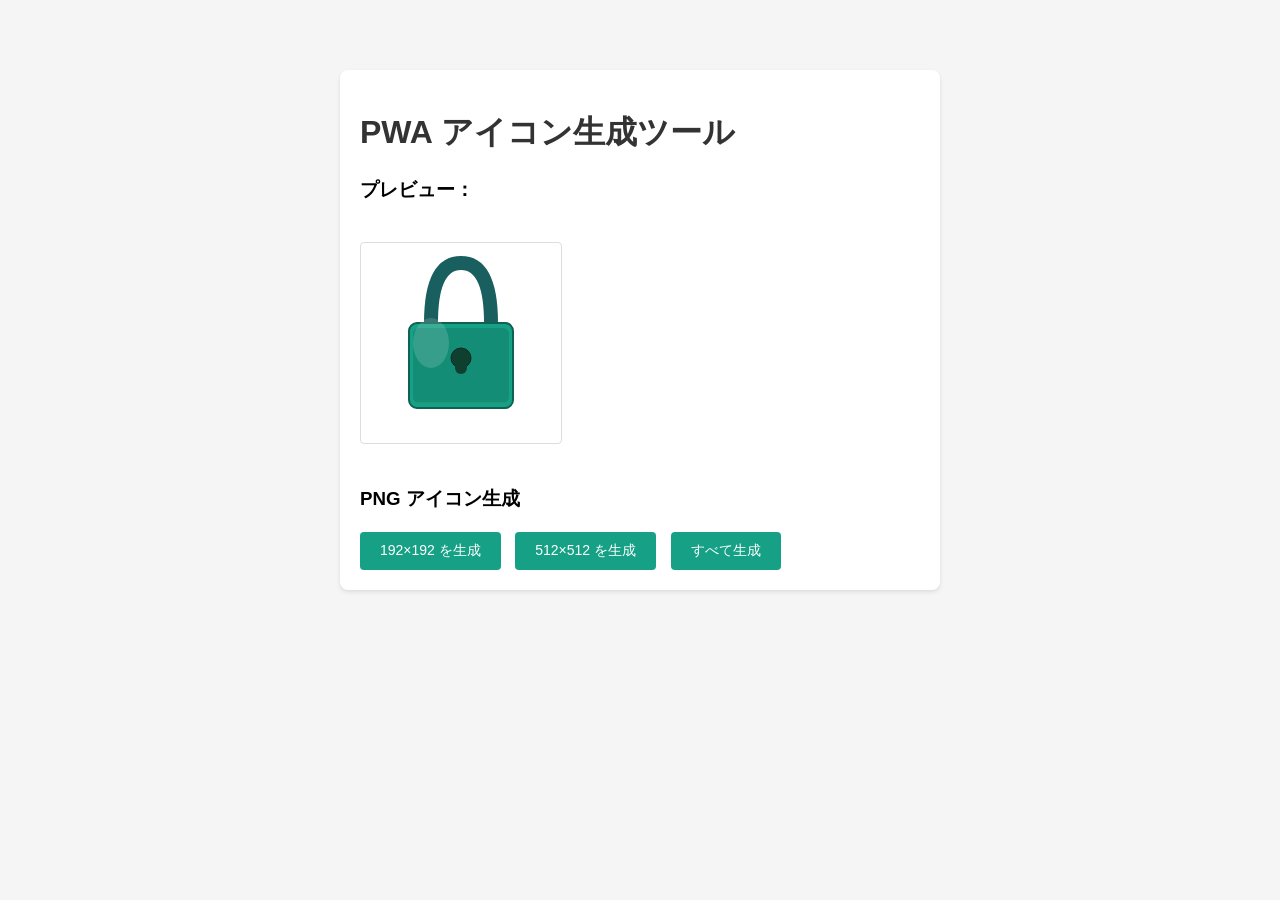
<file: other/generate-icons.html>
<!DOCTYPE html>
<html lang="ja">
<head>
    <meta charset="UTF-8">
    <title>Generate PWA Icons</title>
    <style>
        body {
            font-family: Arial, sans-serif;
            max-width: 600px;
            margin: 50px auto;
            padding: 20px;
            background: #f5f5f5;
        }
        .container {
            background: white;
            padding: 20px;
            border-radius: 8px;
            box-shadow: 0 2px 4px rgba(0,0,0,0.1);
        }
        h1 {
            color: #333;
        }
        .button-group {
            margin-top: 20px;
        }
        button {
            background: #16a085;
            color: white;
            border: none;
            padding: 10px 20px;
            border-radius: 4px;
            cursor: pointer;
            margin-right: 10px;
            font-size: 14px;
        }
        button:hover {
            background: #138d75;
        }
        .status {
            margin-top: 15px;
            padding: 10px;
            border-radius: 4px;
            display: none;
        }
        .status.success {
            background: #d4edda;
            color: #155724;
            display: block;
        }
        .status.info {
            background: #d1ecf1;
            color: #0c5460;
            display: block;
        }
        svg {
            max-width: 200px;
            border: 1px solid #ddd;
            border-radius: 4px;
            margin: 20px 0;
        }
        canvas {
            display: none;
        }
    </style>
</head>
<body>
    <div class="container">
        <h1>PWA アイコン生成ツール</h1>
        
        <h3>プレビュー：</h3>
        <svg viewBox="0 0 200 200" xmlns="http://www.w3.org/2000/svg">
            <!-- Shackle (top curved part) -->
            <path d="M 70 80 Q 70 20 100 20 Q 130 20 130 80" fill="none" stroke="#1a5f5f" stroke-width="14" stroke-linecap="round"/>
            <!-- Body of padlock -->
            <rect x="48" y="80" width="104" height="85" rx="8" fill="#16a085" stroke="#0e6251" stroke-width="2"/>
            <!-- Inner body (darker) -->
            <rect x="52" y="85" width="96" height="75" rx="6" fill="#138d75"/>
            <!-- Keyhole -->
            <circle cx="100" cy="115" r="10" fill="#0e3f2f" stroke="#0a2824" stroke-width="1"/>
            <circle cx="100" cy="125" r="6" fill="#0e3f2f"/>
            <!-- Highlight -->
            <ellipse cx="70" cy="100" rx="18" ry="25" fill="white" opacity="0.15"/>
            <!-- Bottom edge highlight -->
            <line x1="55" y1="160" x2="145" y2="160" stroke="#1f9e7a" stroke-width="2" opacity="0.7"/>
        </svg>
        
        <h3>PNG アイコン生成</h3>
        <div class="button-group">
            <button onclick="generateIcon(192)">192×192 を生成</button>
            <button onclick="generateIcon(512)">512×512 を生成</button>
            <button onclick="generateAll()">すべて生成</button>
        </div>
        
        <div id="status" class="status"></div>
        
        <canvas id="canvas"></canvas>
    </div>

    <script>
    function generateIcon(size) {
        const svg = document.querySelector('svg');
        const canvas = document.getElementById('canvas');
        const ctx = canvas.getContext('2d');
        
        canvas.width = size;
        canvas.height = size;
        
        // SVG を画像に変換
        const svgString = new XMLSerializer().serializeToString(svg);
        const blob = new Blob([svgString], { type: 'image/svg+xml' });
        const url = URL.createObjectURL(blob);
        
        const img = new Image();
        img.onload = () => {
            ctx.drawImage(img, 0, 0, size, size);
            URL.revokeObjectURL(url);
            
            // PNG をダウンロード
            canvas.toBlob(blob => {
                const link = document.createElement('a');
                link.href = URL.createObjectURL(blob);
                link.download = `icon-${size}.png`;
                link.click();
                
                showStatus(`✓ icon-${size}.png を生成しました`, 'success');
            });
        };
        img.onerror = () => {
            showStatus('✗ アイコン生成に失敗しました', 'error');
        };
        img.src = url;
    }
    
    function generateAll() {
        generateIcon(192);
        setTimeout(() => generateIcon(512), 500);
    }
    
    function showStatus(message, type) {
        const status = document.getElementById('status');
        status.textContent = message;
        status.className = 'status ' + type;
        setTimeout(() => {
            status.className = 'status';
        }, 3000);
    }
    </script>
</body>
</html>
</file>
<file: style.css>
* {
    margin: 0;
    padding: 0;
    box-sizing: border-box;
}

body {
    font-family: 'Segoe UI', Tahoma, Geneva, Verdana, sans-serif;
    background: linear-gradient(135deg, #667eea 0%, #764ba2 100%);
    min-height: 100vh;
    padding: 20px;
    color: #333;
}

.container {
    max-width: 900px;
    margin: 0 auto;
    background-color: white;
    border-radius: 10px;
    box-shadow: 0 10px 30px rgba(0, 0, 0, 0.3);
    padding: 40px;
}

h1 {
    color: #667eea;
    text-align: center;
    margin-bottom: 10px;
    font-size: 2.5em;
}

.subtitle {
    text-align: center;
    color: #666;
    margin-bottom: 30px;
    font-size: 1.1em;
}

.section {
    margin-bottom: 30px;
    padding: 20px;
    background-color: #f9f9f9;
    border-left: 4px solid #667eea;
    border-radius: 5px;
}

.section h2 {
    color: #667eea;
    margin-bottom: 10px;
    font-size: 1.5em;
}

.section p {
    color: #666;
    margin-bottom: 15px;
    font-size: 0.95em;
}

.section .note {
    background-color: #fff3cd;
    border: 1px solid #ffc107;
    border-radius: 5px;
    padding: 12px;
    margin-bottom: 15px;
    color: #856404;
    line-height: 1.6;
}

.section ol, .section ul {
    margin-left: 20px;
    color: #555;
    line-height: 1.8;
}

.section li {
    margin-bottom: 8px;
}

.form-group {
    margin-bottom: 15px;
    display: flex;
    flex-direction: column;
}

.form-group label {
    margin-bottom: 8px;
    font-weight: 600;
    color: #333;
    font-size: 0.95em;
}

.file-input {
    padding: 10px;
    border: 2px solid #ddd;
    border-radius: 5px;
    cursor: pointer;
    transition: border-color 0.3s;
}

.file-input:hover {
    border-color: #667eea;
}

.file-input:focus {
    outline: none;
    border-color: #667eea;
    box-shadow: 0 0 5px rgba(102, 126, 234, 0.5);
}

.btn {
    padding: 12px 24px;
    border: none;
    border-radius: 5px;
    font-size: 1em;
    font-weight: 600;
    cursor: pointer;
    transition: all 0.3s;
    margin-right: 10px;
    margin-bottom: 10px;
}

.btn-primary {
    background-color: #667eea;
    color: white;
}

.btn-primary:hover:not(:disabled) {
    background-color: #5568d3;
    transform: translateY(-2px);
    box-shadow: 0 5px 15px rgba(102, 126, 234, 0.4);
}

.btn-primary:active:not(:disabled) {
    transform: translateY(0);
}

.btn-secondary {
    background-color: #764ba2;
    color: white;
}

.btn-secondary:hover:not(:disabled) {
    background-color: #663a8a;
    transform: translateY(-2px);
    box-shadow: 0 5px 15px rgba(118, 75, 162, 0.4);
}

.btn-secondary:active:not(:disabled) {
    transform: translateY(0);
}

.btn:disabled {
    opacity: 0.5;
    cursor: not-allowed;
}

.button-group {
    display: flex;
    flex-wrap: wrap;
    margin-top: 15px;
}

.status-message {
    padding: 15px;
    margin-top: 15px;
    border-radius: 5px;
    font-weight: 500;
    text-align: center;
}

.status-message.success {
    background-color: #d4edda;
    color: #155724;
    border: 1px solid #c3e6cb;
}

.status-message.error {
    background-color: #f8d7da;
    color: #721c24;
    border: 1px solid #f5c6cb;
}

.status-message.info {
    background-color: #d1ecf1;
    color: #0c5460;
    border: 1px solid #bee5eb;
}

.info-section {
    background-color: #f0f4ff;
    border-left-color: #764ba2;
}

.info-section h3 {
    color: #764ba2;
    margin-top: 15px;
    margin-bottom: 10px;
    font-size: 1.1em;
}

.btn-danger {
    background-color: #e74c3c;
    color: white;
}

.btn-danger:hover:not(:disabled) {
    background-color: #c0392b;
    transform: translateY(-2px);
    box-shadow: 0 5px 15px rgba(231, 76, 60, 0.4);
}

.btn-danger:active:not(:disabled) {
    transform: translateY(0);
}

/* Key History Section */
.key-history-section {
    margin-top: 30px;
    padding: 20px;
    background-color: #f0f4ff;
    border-left: 4px solid #764ba2;
    border-radius: 5px;
}

.key-history-header {
    margin-bottom: 15px;
}

.key-history-toggle-btn {
    display: inline-flex;
    align-items: center;
    gap: 8px;
    background: none;
    border: none;
    padding: 8px 12px;
    font-size: 1em;
    font-weight: 600;
    color: #764ba2;
    cursor: pointer;
    transition: all 0.2s ease;
    border-radius: 5px;
}

.key-history-toggle-btn:hover {
    background-color: rgba(118, 75, 162, 0.1);
}

.key-history-toggle-btn:active {
    background-color: rgba(118, 75, 162, 0.15);
}

.key-history-toggle-btn .toggle-arrow {
    display: inline-block;
    transition: transform 0.2s ease;
    font-weight: bold;
}

.key-history-toggle-btn.expanded .toggle-arrow {
    transform: rotate(0deg);
}

.key-count {
    font-weight: 600;
    color: #667eea;
}

.key-history-content {
    margin-top: 15px;
}

.key-history-section h3 {
    color: #764ba2;
    margin-bottom: 15px;
    font-size: 1.1em;
}

.key-history-list {
    margin: 15px 0;
}

.key-history-item {
    display: flex;
    justify-content: space-between;
    align-items: center;
    padding: 12px 15px;
    background-color: white;
    border: 1px solid #e0e0e0;
    border-radius: 5px;
    margin-bottom: 10px;
}

.key-history-info {
    flex: 1;
}

.key-history-date {
    font-weight: 600;
    color: #333;
    font-size: 0.95em;
}

.key-history-buttons {
    display: flex;
    gap: 8px;
    flex-wrap: wrap;
}

.key-history-buttons .btn {
    padding: 8px 12px;
    font-size: 0.85em;
    margin: 0;
}

@media (max-width: 768px) {
    .key-history-item {
        flex-direction: column;
        align-items: flex-start;
    }

    .key-history-buttons {
        width: 100%;
        margin-top: 10px;
    }

    .key-history-buttons .btn {
        flex: 1;
        min-width: 100px;
    }
}
    .container {
        padding: 20px;
    }

    h1 {
        font-size: 2em;
    }

    .section {
        padding: 15px;
    }

    .btn {
        width: 100%;
        margin-right: 0;
    }

    .button-group {
        flex-direction: column;
    }
}
</file>
